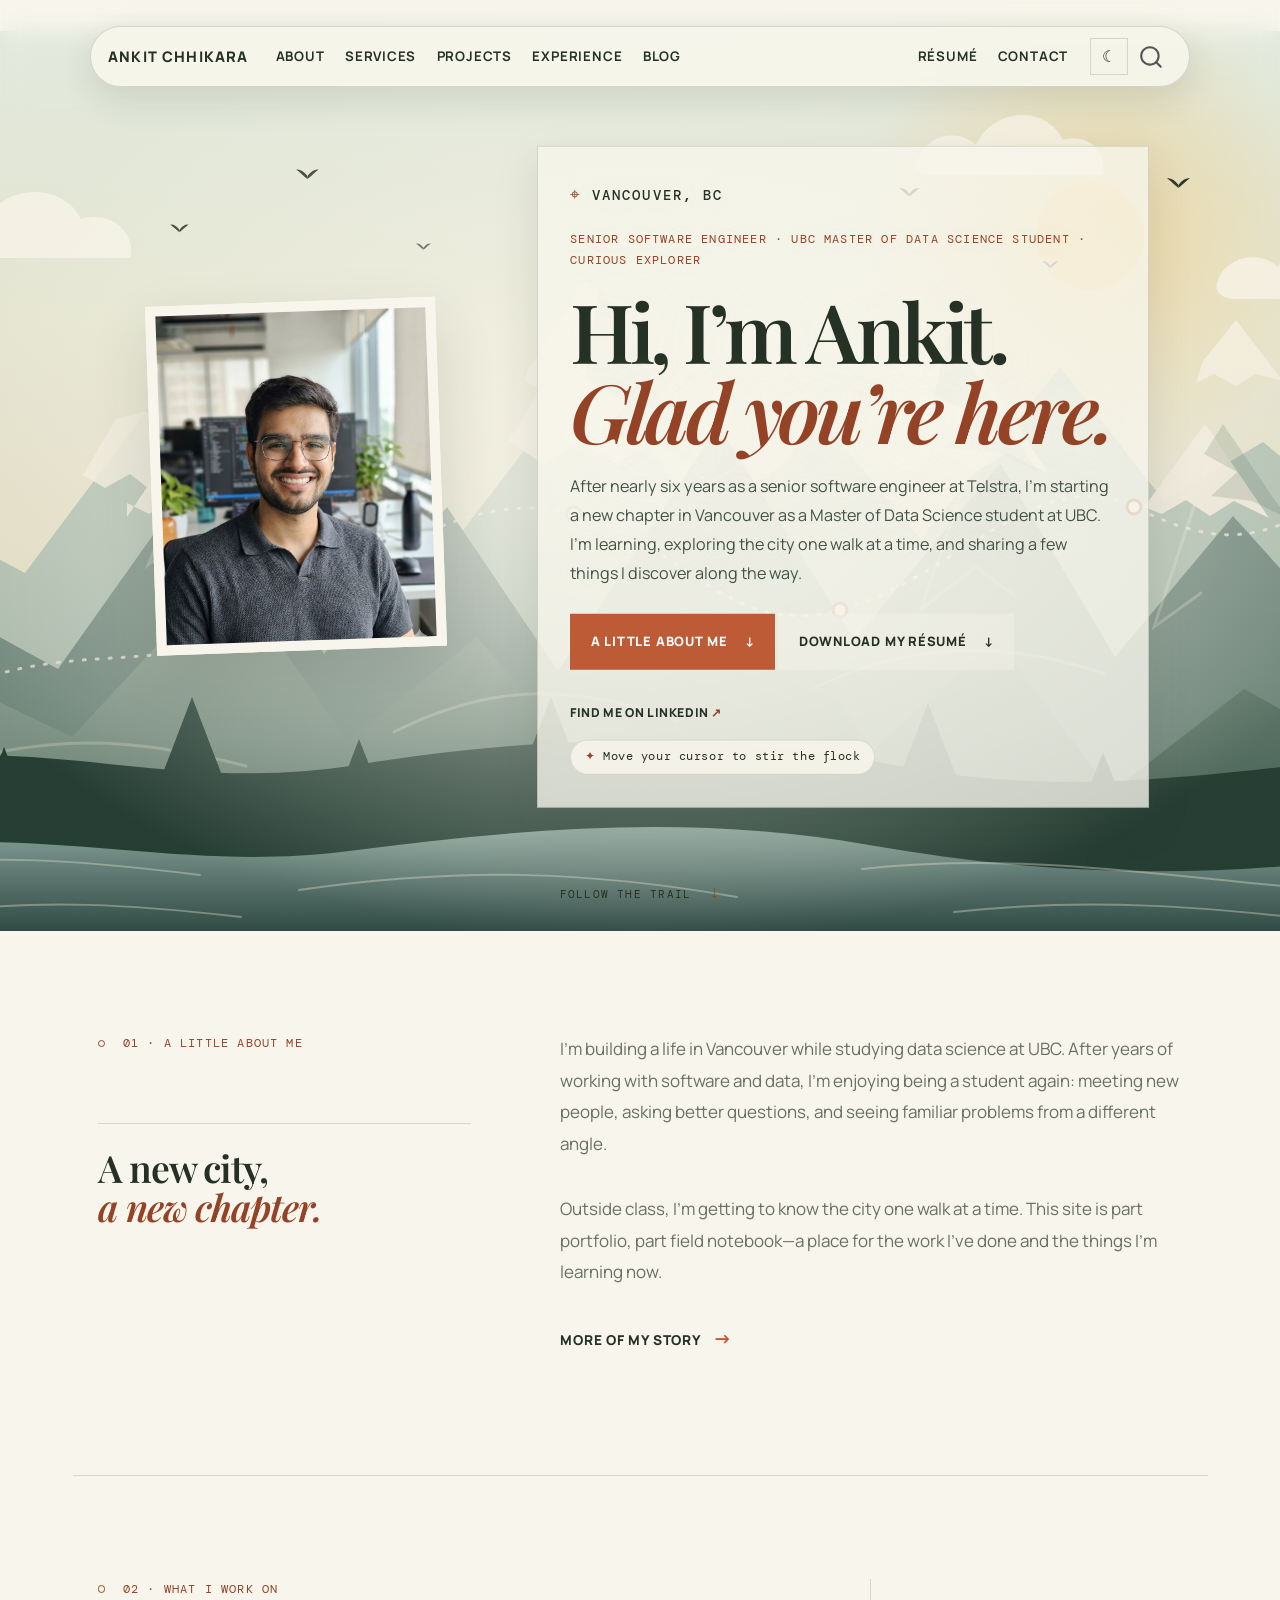
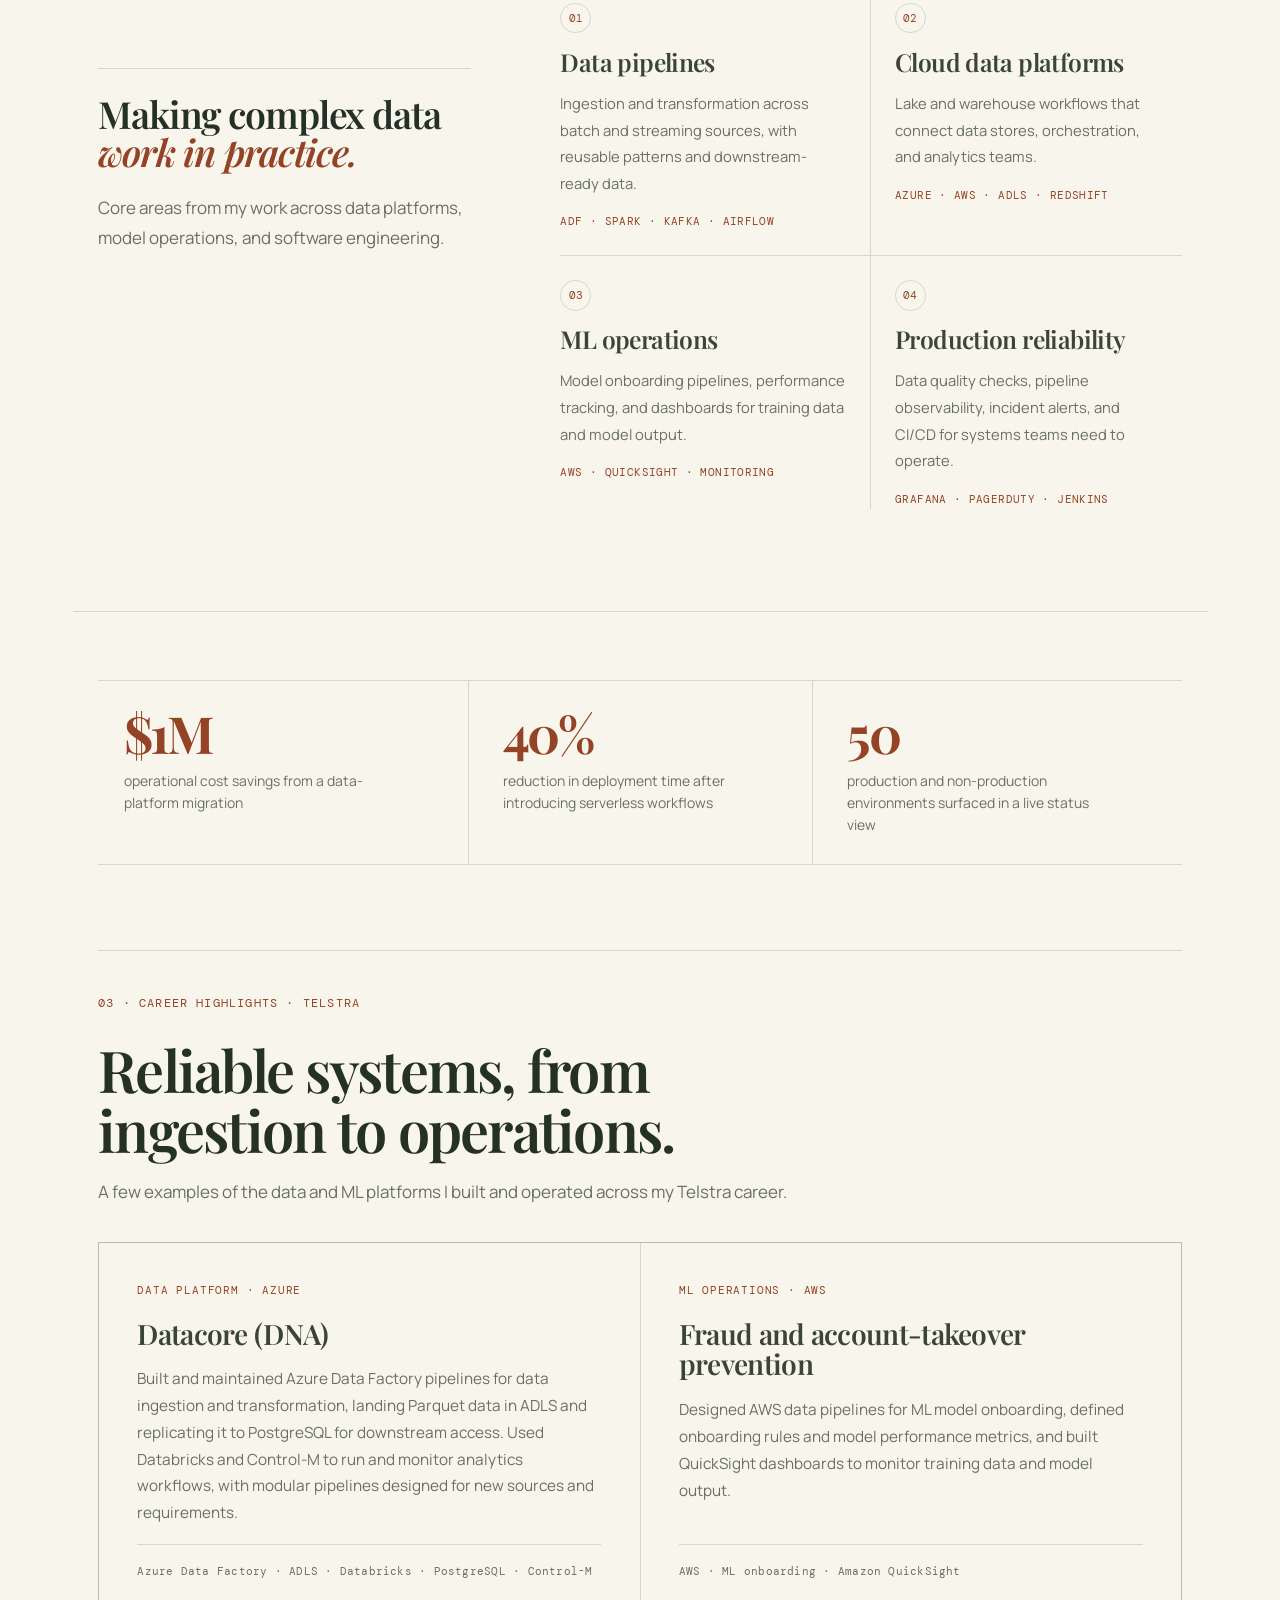
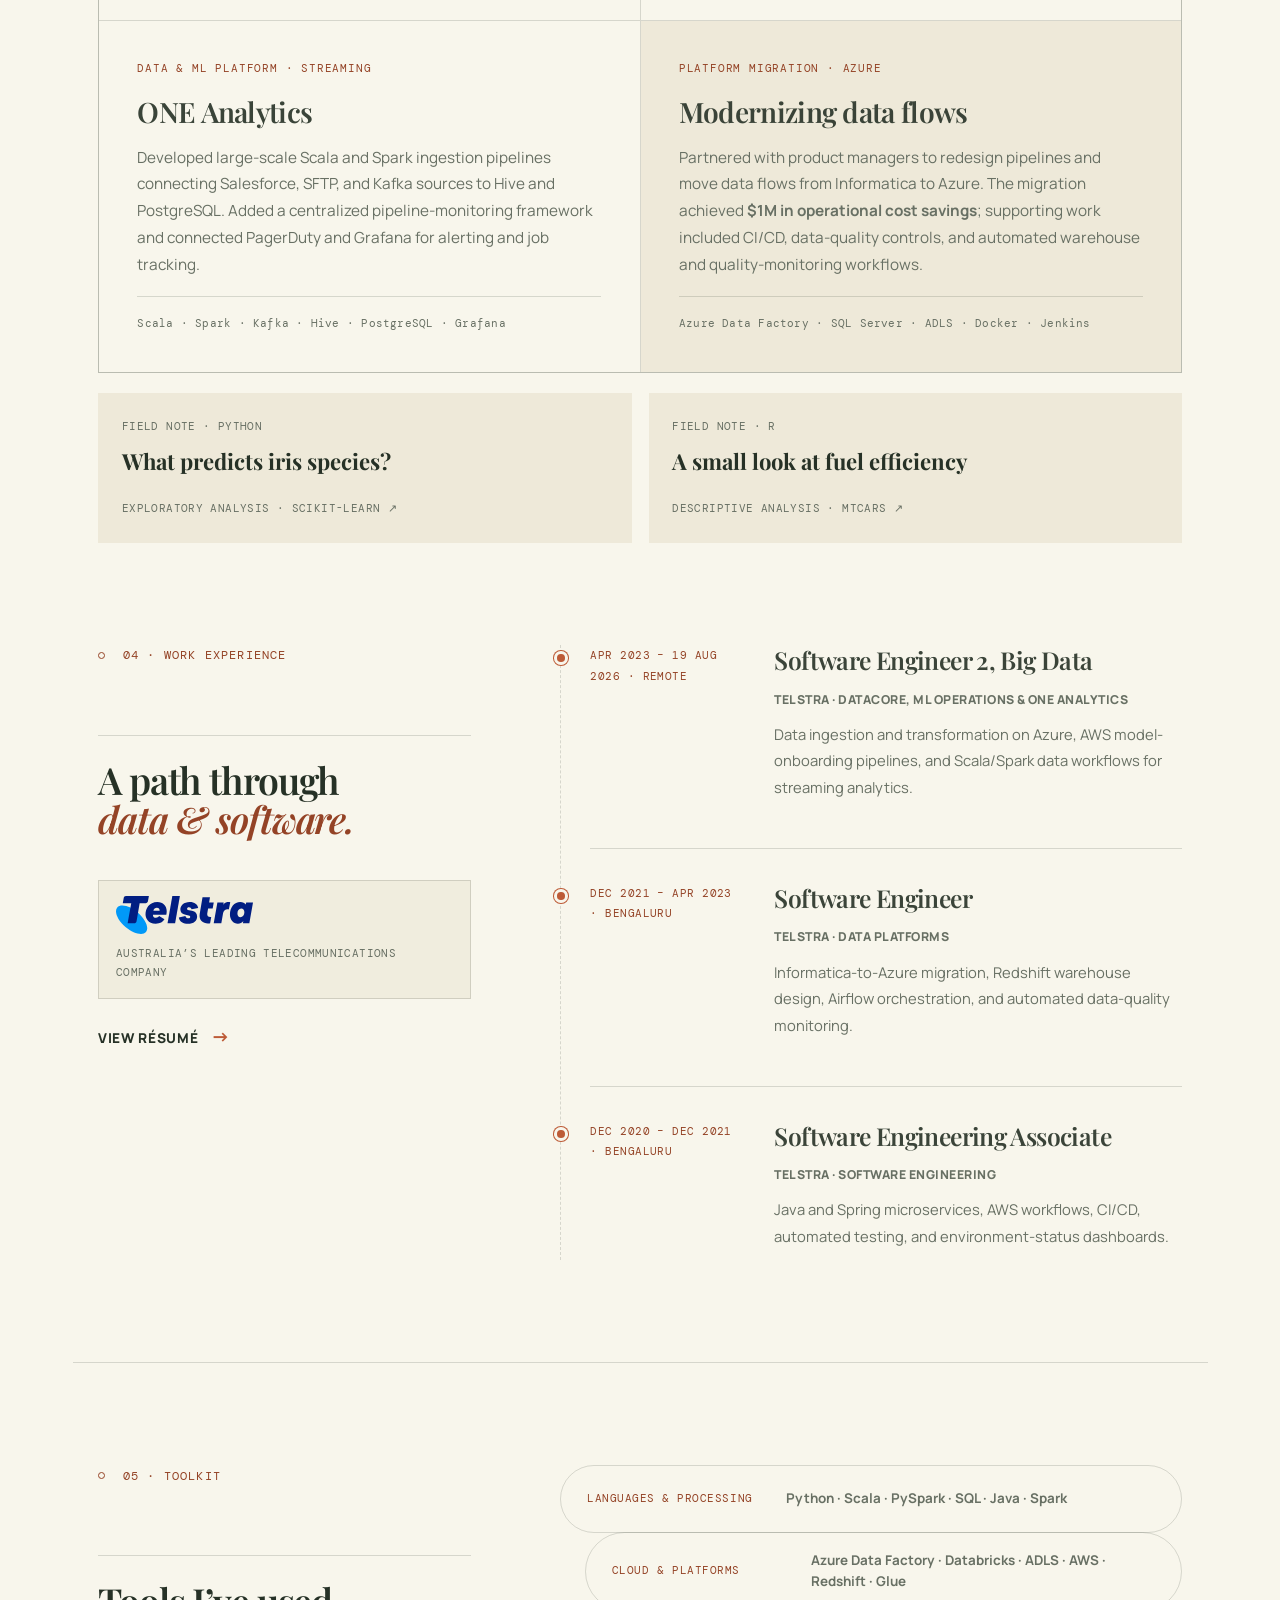
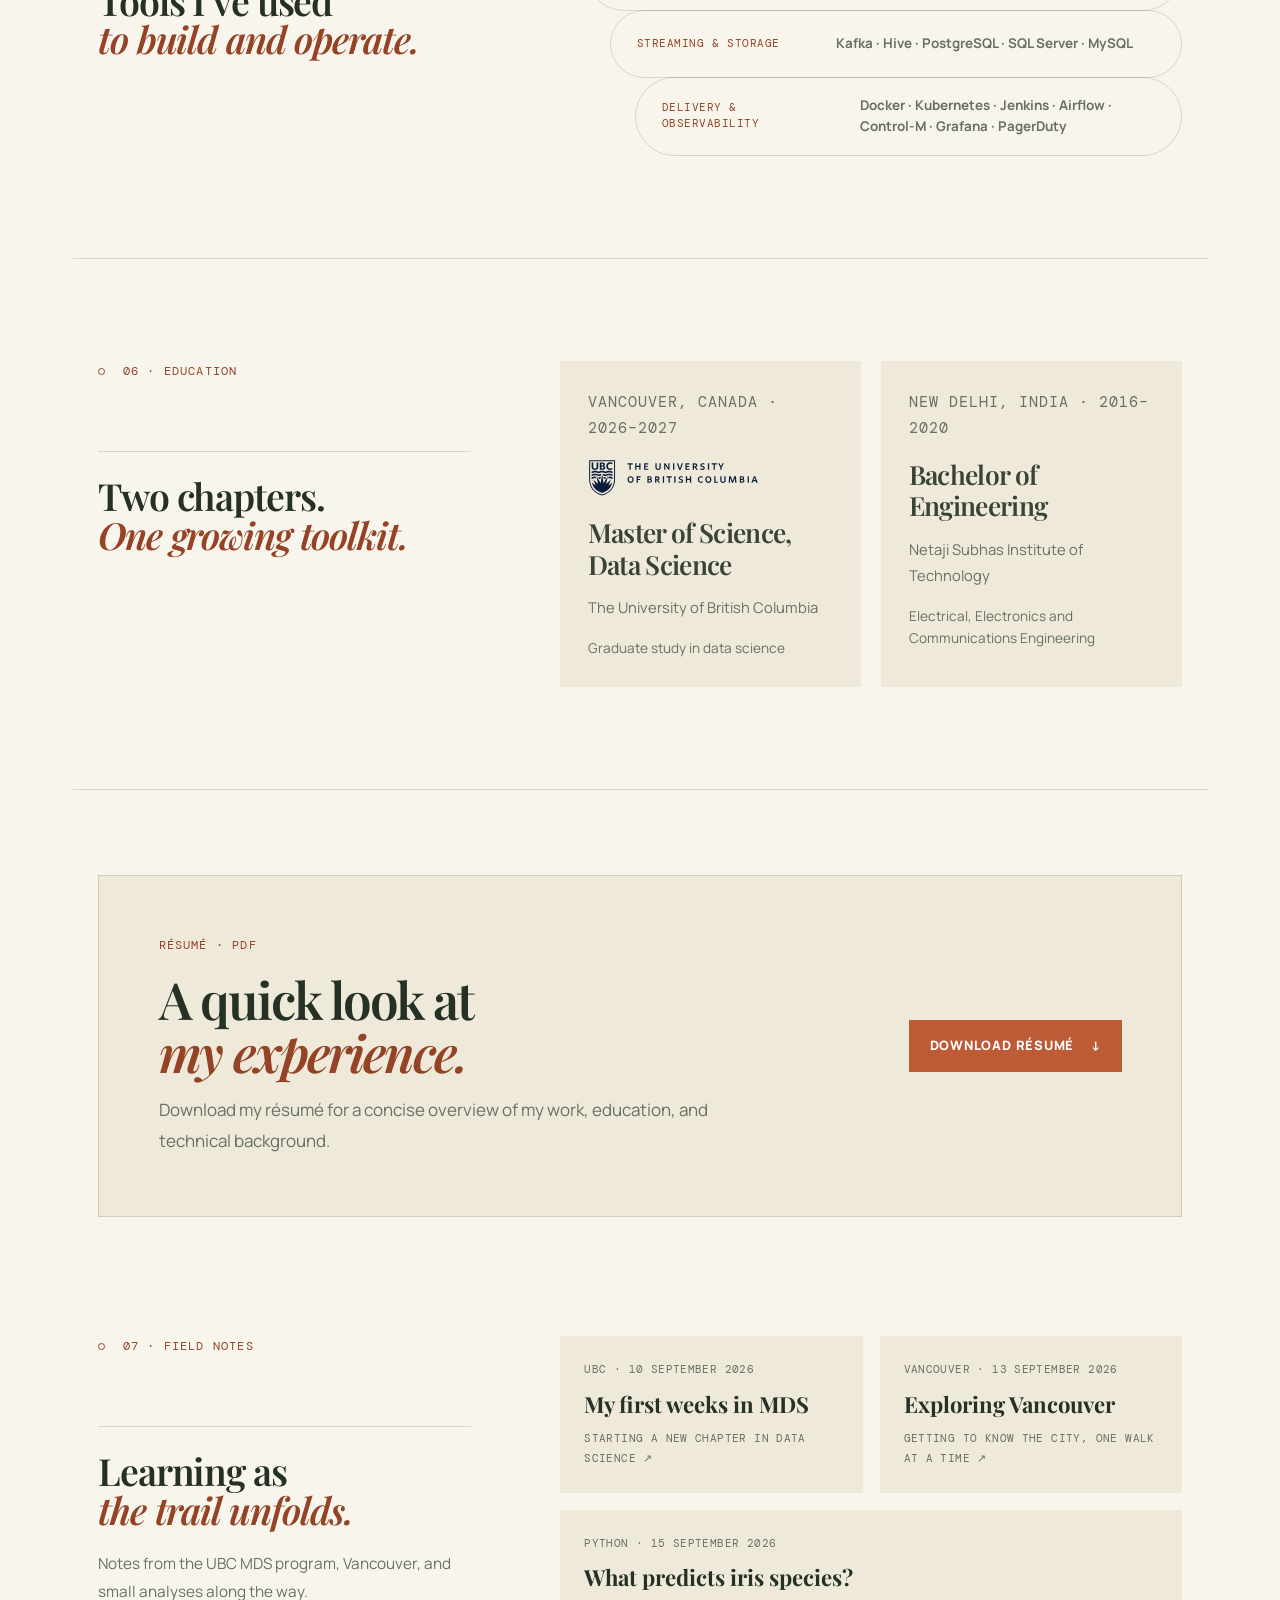
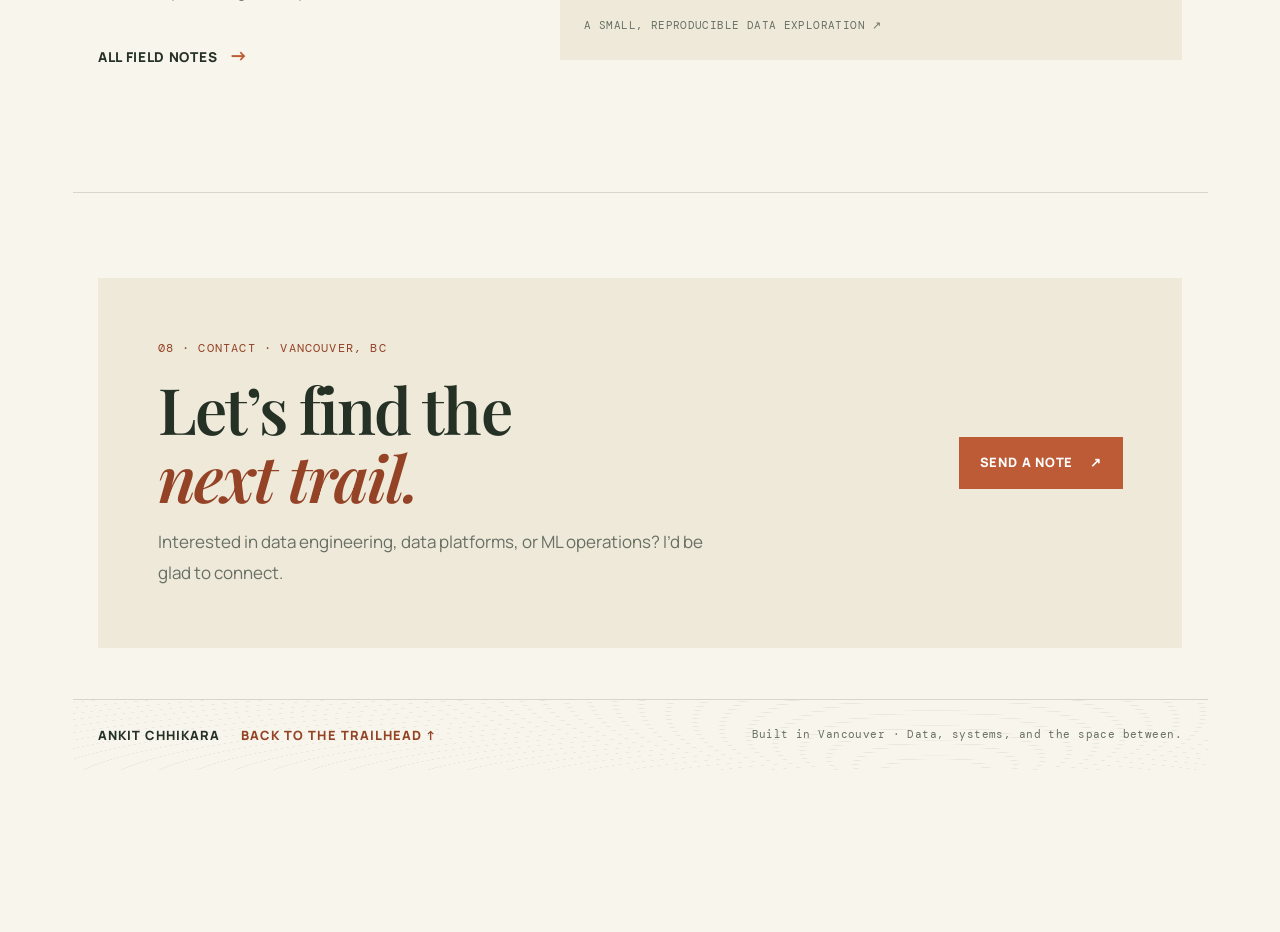
<file: docs/index.html>
<!DOCTYPE html>
<html xmlns="http://www.w3.org/1999/xhtml" lang="en" xml:lang="en"><head>

<meta charset="utf-8">
<meta name="generator" content="quarto-1.10.18">

<meta name="viewport" content="width=device-width, initial-scale=1.0, user-scalable=yes">

<meta name="description" content="Get to know Ankit Chhikara: senior software engineer, UBC Master of Data Science student, Vancouver explorer, and data-platform builder.">

<title>Ankit Chhikara | Senior Software Engineer, Student, Explorer – Ankit Chhikara</title>
<style>
/* Default styles provided by pandoc.
** See https://pandoc.org/MANUAL.html#variables-for-html for config info.
*/
span.smallcaps{font-variant: small-caps;}
div.columns{display: flex; gap: 1.5em;}
div.column{flex: auto;}
@media screen {
div.columns{gap: min(4vw, 1.5em);}
div.column{overflow-x: auto;}
}
div.hanging-indent{margin-left: 1.5em; text-indent: -1.5em;}
ul.task-list{list-style: none;}
ul.task-list li input[type="checkbox"] {
  width: 0.8em;
  margin: 0 0.8em 0.2em -1em; /* quarto-specific, see https://github.com/quarto-dev/quarto-cli/issues/4556 */ 
  vertical-align: middle;
}
</style>


<script src="site_libs/quarto-nav/quarto-nav.js"></script>
<script src="site_libs/quarto-nav/headroom.min.js"></script>
<script src="site_libs/clipboard/clipboard.min.js"></script>
<script src="site_libs/quarto-search/autocomplete.umd.js"></script>
<script src="site_libs/quarto-search/fuse.min.js"></script>
<script src="site_libs/quarto-search/quarto-search.js"></script>
<meta name="quarto:offset" content="./">
<script src="site_libs/quarto-html/quarto.js" type="module"></script>
<script src="site_libs/quarto-html/tabsets/tabsets.js" type="module"></script>
<script src="site_libs/quarto-html/popper.min.js"></script>
<script src="site_libs/quarto-html/tippy.umd.min.js"></script>
<script src="site_libs/quarto-html/anchor.min.js"></script>
<link href="site_libs/quarto-html/tippy.css" rel="stylesheet">
<link href="site_libs/quarto-html/quarto-syntax-highlighting-64a204ab8560d761af7679ceaba22944.css" rel="stylesheet" id="quarto-text-highlighting-styles">
<script src="site_libs/bootstrap/bootstrap.min.js"></script>
<link href="site_libs/bootstrap/bootstrap-icons.css" rel="stylesheet">
<link href="site_libs/bootstrap/bootstrap-445b8638c3d06994fee0907d791121c4.min.css" rel="stylesheet" append-hash="true" id="quarto-bootstrap" data-mode="light">
<script id="quarto-search-options" type="application/json">{
  "location": "navbar",
  "copy-button": false,
  "collapse-after": 3,
  "panel-placement": "end",
  "type": "overlay",
  "limit": 50,
  "keyboard-shortcut": [
    "f",
    "/",
    "s"
  ],
  "show-item-context": false,
  "language": {
    "search-no-results-text": "No results",
    "search-matching-documents-text": "matching documents",
    "search-copy-link-title": "Copy link to search",
    "search-hide-matches-text": "Hide additional matches",
    "search-more-match-text": "more match in this document",
    "search-more-matches-text": "more matches in this document",
    "search-clear-button-title": "Clear",
    "search-text-placeholder": "",
    "search-detached-cancel-button-title": "Cancel",
    "search-submit-button-title": "Submit",
    "search-label": "Search"
  }
}</script>


<link rel="stylesheet" href="styles.css">
</head>

<body class="nav-fixed quarto-light">

<div id="quarto-search-results"></div>
  <header id="quarto-header" class="headroom fixed-top">
    <nav class="navbar navbar-expand-lg " data-bs-theme="dark">
      <div class="navbar-container container-fluid">
      <div class="navbar-brand-container mx-auto">
    <a class="navbar-brand" href="./index.html">
    <span class="navbar-title">Ankit Chhikara</span>
    </a>
  </div>
            <div id="quarto-search" class="" title="Search"></div>
          <button class="navbar-toggler" type="button" data-bs-toggle="collapse" data-bs-target="#navbarCollapse" aria-controls="navbarCollapse" role="menu" aria-expanded="false" aria-label="Toggle navigation" onclick="if (window.quartoToggleHeadroom) { window.quartoToggleHeadroom(); }">
  <span class="navbar-toggler-icon"></span>
</button>
          <div class="collapse navbar-collapse" id="navbarCollapse">
            <ul class="navbar-nav navbar-nav-scroll me-auto">
  <li class="nav-item">
    <a class="nav-link" href="./index.html#about"> 
<span class="menu-text">About</span></a>
  </li>  
  <li class="nav-item">
    <a class="nav-link" href="./index.html#services"> 
<span class="menu-text">Services</span></a>
  </li>  
  <li class="nav-item">
    <a class="nav-link" href="./index.html#projects"> 
<span class="menu-text">Projects</span></a>
  </li>  
  <li class="nav-item">
    <a class="nav-link" href="./index.html#experience"> 
<span class="menu-text">Experience</span></a>
  </li>  
  <li class="nav-item">
    <a class="nav-link" href="./blog.html"> 
<span class="menu-text">Blog</span></a>
  </li>  
</ul>
            <ul class="navbar-nav navbar-nav-scroll ms-auto">
  <li class="nav-item">
    <a class="nav-link" href="./resume.html"> 
<span class="menu-text">Résumé</span></a>
  </li>  
  <li class="nav-item">
    <a class="nav-link" href="./info.html"> 
<span class="menu-text">Contact</span></a>
  </li>  
</ul>
          </div> <!-- /navcollapse -->
            <div class="quarto-navbar-tools">
</div>
      </div> <!-- /container-fluid -->
    </nav>
</header>
<!-- content -->
<div id="quarto-content" class="quarto-container page-columns page-rows-contents page-layout-full page-navbar">
<!-- sidebar -->
<!-- margin-sidebar -->
    <div id="quarto-margin-sidebar" class="sidebar margin-sidebar zindex-bottom">
        
    </div>
<!-- main -->
<main class="content column-page" id="quarto-document-content">

<header id="title-block-header" class="quarto-title-block default">
<div class="quarto-title">
<h1 class="title">Ankit Chhikara | Senior Software Engineer, Student, Explorer</h1>
</div>

<div>
  <div class="description">
    Get to know Ankit Chhikara: senior software engineer, UBC Master of Data Science student, Vancouver explorer, and data-platform builder.
  </div>
</div>


<div class="quarto-title-meta column-page">

    
  
    
  </div>
  


</header>


<section class="mountain-hero" id="top" aria-labelledby="hero-title">
<div class="mountain-art" aria-hidden="true">
<svg viewbox="0 0 1600 900" preserveaspectratio="xMidYMid slice" role="presentation">
<defs> <lineargradient id="coast-sky" x2="0" y2="1"> <stop class="sky-top" offset="0"></stop> <stop class="sky-horizon" offset="1"></stop> </lineargradient> <lineargradient id="coast-water" x2="0" y2="1"> <stop class="water-top" offset="0"></stop> <stop class="water-bottom" offset="1"></stop> </lineargradient> <lineargradient id="ridge-shade" x2="0.9" y2="1"> <stop class="ridge-light" offset="0"></stop> <stop class="ridge-dark" offset="1"></stop> </lineargradient> <radialgradient id="morning-glow"> <stop class="glow-inner" offset="0"></stop> <stop class="glow-outer" offset="1"></stop> </radialgradient> <filter id="scene-grain" x="0" y="0" width="100%" height="100%"> <feturbulence type="fractalNoise" basefrequency=".72" numoctaves="2" seed="17"></feturbulence> <fecolormatrix type="saturate" values="0"></fecolormatrix> <fecomponenttransfer><fefunca type="table" tablevalues="0 .12"></fefunca></fecomponenttransfer> </filter> </defs> <rect width="1600" height="900" fill="url(#coast-sky)"></rect> <circle cx="1250" cy="205" r="240" fill="url(#morning-glow)"></circle> <circle class="coast-sun" cx="1250" cy="205" r="54"></circle> <path class="cloud-cloud" d="M78 211c8-25 43-34 64-16 18-42 79-46 99-7 31-9 56 15 49 39H96c-17 0-25-7-18-16Zm1001-85c8-22 39-29 57-12 17-38 70-40 87-5 24-8 46 13 39 35h-169c-14 0-21-7-14-18Zm299 123c8-23 41-31 60-13 19-40 75-42 95-6 26-9 51 14 43 38h-180c-15 0-23-8-18-19Z"></path> <path class="far-ridge" d="m0 577 106-77 79 42 122-163 92 126 114-89 95 103 146-191 115 178 113-116 99 118 139-172 104 134 99-59 77 63v326H0Z"></path> <path class="snow-cap" d="m276 388 31-8 69 83-37-15-27 12-22-17-25 14-22-13Zm412-49 57-90 73 111-35-16-26 16-31-16-21 17-21-12Zm343 27 41-47 55 74-31-11-21 13-27-15-18 9Zm332-36 33-41 47 61-28-7-19 12-22-12-18 9Z"></path> <path class="mid-ridge" d="m0 677 119-93 99 54 144-203 122 188 123-147 111 164 160-246 137 215 145-177 115 194 118-141 107 119v296H0Z"></path> <path class="snow-cap snow-cap-bright" d="m287 486 75-112 79 121-42-24-33 20-31-24-26 16-22-11Zm390-88 82-144 101 181-51-26-31 24-41-22-32 23-38-25Zm351 21 91-116 89 139-41-20-32 19-32-21-36 20-25-14Zm276 57 61-83 64 94-35-17-24 15-24-16-24 14-18-7Z"></path> <path class="ridge-facets" d="m362 374 79 121-42-24-36-5 19-26-39-19Zm397-120 101 181-51-26-50-6 31-33-45-22Zm350 48 89 139-41-20-52-4 31-32-42-21Zm274 91 64 94-35-17-41-5 26-24-33-18Z"></path> <path class="ridge-lines" d="m362 408-54 126 50-37 46 28m439-271-74 203 53-39 49 35 45-31m231-34-66 190 55-42 39 29m193-132-54 163 47-34"></path> <path class="near-ridge" d="m0 758 132-100 100 48 155-167 121 171 129-104 116 135 147-205 134 183 122-112 115 154 133-103 96 53v189H0Z"></path> <path class="ridge-lines" d="M80 743c125-44 218-36 326-8m148-34c99-50 183-48 283-12m137-32c99-48 195-47 291-14m-890 194c119-44 228-47 331-19m246-28c114-39 228-33 325 5"></path> <path class="forest-shadow" d="M0 738c197-42 322 27 516-4s364-34 543 1 338 4 541-17v182H0Z"></path> <g class="evergreens"> <path d="m29 737 25-66 25 66H65l25 56H18l25-56Zm116 30 19-51 20 51h-12l21 46h-60l21-46Zm176-20 31-81 31 81h-18l29 65h-84l29-65Zm174 24 24-63 25 63h-14l22 49h-65l22-49Zm182-17 34-88 34 88h-19l30 68h-90l30-68Zm197 21 22-58 22 58h-13l20 45h-58l20-45Zm181-18 33-85 33 85h-19l29 65h-86l29-65Zm185 24 23-60 24 60h-14l21 47h-62l21-47Zm194-16 31-80 32 80h-18l28 63h-83l28-63Z"></path> </g> <path class="coast-water" d="M0 822c193-33 332 21 509-2s344-37 520-6 361 39 571 0v86H0Z"></path> <path class="water-lines" d="M0 842c139-22 239-13 360 2m99 15c167-24 296-18 438 7m125-28c157-17 292 6 443 19M89 882c112-15 209-8 312 4m713-5c137-15 252-5 374 9"></path> <path class="route-line" d="M94 670c120-68 226-20 329-76s200-140 311-111 153 126 266 96 199-150 294-103 137 31 219-23"></path> <g class="route-pins"><circle cx="94" cy="670" r="7"></circle><circle cx="423" cy="594" r="7"></circle><circle cx="734" cy="483" r="7"></circle><circle cx="1000" cy="579" r="7"></circle><circle cx="1294" cy="476" r="7"></circle><circle cx="1513" cy="453" r="7"></circle></g> <rect class="scene-grain" width="1600" height="900" filter="url(#scene-grain)"></rect>
</svg>
</div>
<div class="bird-flock" aria-hidden="true">
<p><span class="sky-bird" data-x="13" data-y="21" style="--x:13%;--y:21%;--delay:-1s;--scale:.72"><svg viewbox="0 0 40 28"><path class="wing wing-left" d="M20 15C14 7 8 3 1 4c7 5 12 11 19 16Z"></path><path class="wing wing-right" d="M20 15c6-8 12-12 19-11-7 5-12 11-19 16Z"></path></svg></span> <span class="sky-bird" data-x="23" data-y="15" style="--x:23%;--y:15%;--delay:-2.2s;--scale:.88"><svg viewbox="0 0 40 28"><path class="wing wing-left" d="M20 15C14 7 8 3 1 4c7 5 12 11 19 16Z"></path><path class="wing wing-right" d="M20 15c6-8 12-12 19-11-7 5-12 11-19 16Z"></path></svg></span> <span class="sky-bird" data-x="32" data-y="23" style="--x:32%;--y:23%;--delay:-.5s;--scale:.58"><svg viewbox="0 0 40 28"><path class="wing wing-left" d="M20 15C14 7 8 3 1 4c7 5 12 11 19 16Z"></path><path class="wing wing-right" d="M20 15c6-8 12-12 19-11-7 5-12 11-19 16Z"></path></svg></span> <span class="sky-bird" data-x="70" data-y="17" style="--x:70%;--y:17%;--delay:-1.6s;--scale:.78"><svg viewbox="0 0 40 28"><path class="wing wing-left" d="M20 15C14 7 8 3 1 4c7 5 12 11 19 16Z"></path><path class="wing wing-right" d="M20 15c6-8 12-12 19-11-7 5-12 11-19 16Z"></path></svg></span> <span class="sky-bird" data-x="81" data-y="25" style="--x:81%;--y:25%;--delay:-2.7s;--scale:.62"><svg viewbox="0 0 40 28"><path class="wing wing-left" d="M20 15C14 7 8 3 1 4c7 5 12 11 19 16Z"></path><path class="wing wing-right" d="M20 15c6-8 12-12 19-11-7 5-12 11-19 16Z"></path></svg></span> <span class="sky-bird" data-x="91" data-y="16" style="--x:91%;--y:16%;--delay:-.9s;--scale:.9"><svg viewbox="0 0 40 28"><path class="wing wing-left" d="M20 15C14 7 8 3 1 4c7 5 12 11 19 16Z"></path><path class="wing wing-right" d="M20 15c6-8 12-12 19-11-7 5-12 11-19 16Z"></path></svg></span></p>
</div>
<div class="mountain-copy">
<div class="hero-portrait">
<img src="images/profile.jpg" alt="Portrait of Ankit Chhikara">
</div>
<div class="hero-introduction">
<p class="mountain-location">
<span aria-hidden="true">⌖</span> Vancouver, BC
</p>
<p class="eyebrow">
Senior software engineer · UBC Master of Data Science student · curious explorer
</p>
<h1 id="hero-title">
Hi, I’m Ankit.<br><em>Glad you’re here.</em>
</h1>
<p class="mountain-lede">
After nearly six years as a senior software engineer at Telstra, I’m starting a new chapter in Vancouver as a Master of Data Science student at UBC. I’m learning, exploring the city one walk at a time, and sharing a few things I discover along the way.
</p>
<div class="hero-actions">
<p><a class="button button-primary" href="#about">A little about me <span aria-hidden="true">↓</span></a> <a class="button button-outline" href="AnkitChhikara.pdf" download="">Download my résumé <span aria-hidden="true">↓</span></a></p>
</div>
<a class="hero-link" href="https://www.linkedin.com/in/ankitchhikara13/" target="_blank" rel="noopener noreferrer">Find me on LinkedIn <span aria-hidden="true">↗</span></a>
<p class="flight-hint">
<span aria-hidden="true">✦</span> Move your cursor to stir the flock
</p>
</div>
</div>
<a class="scenic-scroll" href="#projects">Follow the trail <span aria-hidden="true">↓</span></a>
</section>
<script>
(() => {
  const scene = document.querySelector('.mountain-hero');
  if (!scene || window.matchMedia('(prefers-reduced-motion: reduce)').matches) return;

  const birds = [...scene.querySelectorAll('.sky-bird')];
  const resetFlock = () => birds.forEach((bird) => {
    bird.style.setProperty('--fly-x', '0px');
    bird.style.setProperty('--fly-y', '0px');
    bird.classList.remove('is-startled');
  });

  scene.addEventListener('pointermove', (event) => {
    const bounds = scene.getBoundingClientRect();
    birds.forEach((bird) => {
      const birdX = bounds.left + bounds.width * Number(bird.dataset.x) / 100;
      const birdY = bounds.top + bounds.height * Number(bird.dataset.y) / 100;
      const deltaX = birdX - event.clientX;
      const deltaY = birdY - event.clientY;
      const distance = Math.hypot(deltaX, deltaY);
      const startle = Math.max(0, 1 - distance / 190);
      bird.style.setProperty('--fly-x', `${deltaX / (distance || 1) * startle * 52}px`);
      bird.style.setProperty('--fly-y', `${deltaY / (distance || 1) * startle * 38 - startle * 16}px`);
      bird.classList.toggle('is-startled', startle > 0);
    });
  });
  scene.addEventListener('pointerleave', resetFlock);
})();
</script>
<section class="trail-section about-trail" id="about">
<div class="trail-heading">
<p class="eyebrow">
01 · A little about me
</p>
<h2 class="anchored">
A new city,<br><em>a new chapter.</em>
</h2>
</div>
<div class="trail-copy">
<p class="section-intro">
I’m building a life in Vancouver while studying data science at UBC. After years of working with software and data, I’m enjoying being a student again: meeting new people, asking better questions, and seeing familiar problems from a different angle.
</p>
<p>
Outside class, I’m getting to know the city one walk at a time. This site is part portfolio, part field notebook—a place for the work I’ve done and the things I’m learning now.
</p>
<p><a class="text-link" href="./about.html">More of my story <span aria-hidden="true">→</span></a></p>
</div>
</section>
<section class="trail-section services-trail" id="services">
<div class="trail-heading">
<p class="eyebrow">
02 · What I work on
</p>
<h2 class="anchored">
Making complex data<br><em>work in practice.</em>
</h2>
<p class="section-intro">
Core areas from my work across data platforms, model operations, and software engineering.
</p>
</div>
<div class="service-grid">
<article class="service-card">
<span class="service-number">01</span>
<h3 class="anchored">
Data pipelines
</h3>
<p>
Ingestion and transformation across batch and streaming sources, with reusable patterns and downstream-ready data.
</p>
<span class="service-stack">ADF · Spark · Kafka · Airflow</span>
</article>
<article class="service-card">
<span class="service-number">02</span>
<h3 class="anchored">
Cloud data platforms
</h3>
<p>
Lake and warehouse workflows that connect data stores, orchestration, and analytics teams.
</p>
<span class="service-stack">Azure · AWS · ADLS · Redshift</span>
</article>
<article class="service-card">
<span class="service-number">03</span>
<h3 class="anchored">
ML operations
</h3>
<p>
Model onboarding pipelines, performance tracking, and dashboards for training data and model output.
</p>
<span class="service-stack">AWS · QuickSight · Monitoring</span>
</article>
<article class="service-card">
<span class="service-number">04</span>
<h3 class="anchored">
Production reliability
</h3>
<p>
Data quality checks, pipeline observability, incident alerts, and CI/CD for systems teams need to operate.
</p>
<span class="service-stack">Grafana · PagerDuty · Jenkins</span>
</article>
</div>
</section>
<div class="impact-strip" aria-label="Selected career outcomes">
<div class="impact-item">
<strong>$1M</strong><span>operational cost savings from a data-platform migration</span>
</div>
<div class="impact-item">
<strong>40%</strong><span>reduction in deployment time after introducing serverless workflows</span>
</div>
<div class="impact-item">
<strong>50</strong><span>production and non-production environments surfaced in a live status view</span>
</div>
</div>
<section class="portfolio-section" id="projects">
<p class="eyebrow">
03 · Career highlights · Telstra
</p>
<h2 class="anchored">
Reliable systems, from ingestion to operations.
</h2>
<p class="section-intro">
A few examples of the data and ML platforms I built and operated across my Telstra career.
</p>
<div class="project-grid">
<article class="project-card">
<p class="project-label">
Data platform · Azure
</p>
<h3 class="anchored">
Datacore (DNA)
</h3>
<p>
Built and maintained Azure Data Factory pipelines for data ingestion and transformation, landing Parquet data in ADLS and replicating it to PostgreSQL for downstream access. Used Databricks and Control-M to run and monitor analytics workflows, with modular pipelines designed for new sources and requirements.
</p>
<p class="project-stack">
Azure Data Factory · ADLS · Databricks · PostgreSQL · Control-M
</p>
</article>
<article class="project-card">
<p class="project-label">
ML operations · AWS
</p>
<h3 class="anchored">
Fraud and account-takeover prevention
</h3>
<p>
Designed AWS data pipelines for ML model onboarding, defined onboarding rules and model performance metrics, and built QuickSight dashboards to monitor training data and model output.
</p>
<p class="project-stack">
AWS · ML onboarding · Amazon QuickSight
</p>
</article>
<article class="project-card">
<p class="project-label">
Data &amp; ML platform · Streaming
</p>
<h3 class="anchored">
ONE Analytics
</h3>
<p>
Developed large-scale Scala and Spark ingestion pipelines connecting Salesforce, SFTP, and Kafka sources to Hive and PostgreSQL. Added a centralized pipeline-monitoring framework and connected PagerDuty and Grafana for alerting and job tracking.
</p>
<p class="project-stack">
Scala · Spark · Kafka · Hive · PostgreSQL · Grafana
</p>
</article>
<article class="project-card project-card-highlight">
<p class="project-label">
Platform migration · Azure
</p>
<h3 class="anchored">
Modernizing data flows
</h3>
<p>
Partnered with product managers to redesign pipelines and move data flows from Informatica to Azure. The migration achieved <strong>$1M in operational cost savings</strong>; supporting work included CI/CD, data-quality controls, and automated warehouse and quality-monitoring workflows.
</p>
<p class="project-stack">
Azure Data Factory · SQL Server · ADLS · Docker · Jenkins
</p>
</article>
</div>
<div class="project-notes">
<p><a class="project-note" href="./posts/iris-python/index.html"><span>Field note · Python</span><strong>What predicts iris species?</strong><span>Exploratory analysis · scikit-learn ↗</span></a> <a class="project-note" href="./posts/mtcars-r/index.html"><span>Field note · R</span><strong>A small look at fuel efficiency</strong><span>Descriptive analysis · mtcars ↗</span></a></p>
</div>
</section>
<section class="trail-section experience-trail" id="experience">
<div class="trail-heading">
<p class="eyebrow">
04 · Work experience
</p>
<h2 class="anchored">
A path through<br><em>data &amp; software.</em>
</h2>
<div class="affiliation-lockup">
<img class="employer-logo" src="images/logos/telstra.svg" alt="Telstra">
<p>
Australia’s leading telecommunications company
</p>
</div>
<p><a class="text-link" href="./resume.html">View résumé <span aria-hidden="true">→</span></a></p>
</div>
<div class="experience-list">
<article class="experience-stop">
<p class="experience-date">
Apr 2023 – 19 Aug 2026 · Remote
</p>
<div>
<h3 class="anchored">
Software Engineer 2, Big Data
</h3>
<p class="experience-company">
Telstra · Datacore, ML operations &amp; ONE Analytics
</p>
<p>
Data ingestion and transformation on Azure, AWS model-onboarding pipelines, and Scala/Spark data workflows for streaming analytics.
</p>
</div>
<span class="map-pin" aria-hidden="true"></span>
</article>
<article class="experience-stop">
<p class="experience-date">
Dec 2021 – Apr 2023 · Bengaluru
</p>
<div>
<h3 class="anchored">
Software Engineer
</h3>
<p class="experience-company">
Telstra · Data platforms
</p>
<p>
Informatica-to-Azure migration, Redshift warehouse design, Airflow orchestration, and automated data-quality monitoring.
</p>
</div>
<span class="map-pin" aria-hidden="true"></span>
</article>
<article class="experience-stop">
<p class="experience-date">
Dec 2020 – Dec 2021 · Bengaluru
</p>
<div>
<h3 class="anchored">
Software Engineering Associate
</h3>
<p class="experience-company">
Telstra · Software engineering
</p>
<p>
Java and Spring microservices, AWS workflows, CI/CD, automated testing, and environment-status dashboards.
</p>
</div>
<span class="map-pin" aria-hidden="true"></span>
</article>
</div>
</section>
<section class="trail-section toolkit-trail" id="toolkit">
<div class="trail-heading">
<p class="eyebrow">
05 · Toolkit
</p>
<h2 class="anchored">
Tools I’ve used<br><em>to build and operate.</em>
</h2>
</div>
<div class="toolkit-rings">
<div class="toolkit-ring">
<span>Languages &amp; processing</span><strong>Python · Scala · PySpark · SQL · Java · Spark</strong>
</div>
<div class="toolkit-ring">
<span>Cloud &amp; platforms</span><strong>Azure Data Factory · Databricks · ADLS · AWS · Redshift · Glue</strong>
</div>
<div class="toolkit-ring">
<span>Streaming &amp; storage</span><strong>Kafka · Hive · PostgreSQL · SQL Server · MySQL</strong>
</div>
<div class="toolkit-ring">
<span>Delivery &amp; observability</span><strong>Docker · Kubernetes · Jenkins · Airflow · Control-M · Grafana · PagerDuty</strong>
</div>
</div>
</section>
<section class="trail-section education-trail" id="education">
<div class="trail-heading">
<p class="eyebrow">
06 · Education
</p>
<h2 class="anchored">
Two chapters.<br><em>One growing toolkit.</em>
</h2>
</div>
<div class="education-stops">
<article>
<p class="project-label">
Vancouver, Canada · 2026–2027
</p>
<img class="institution-logo" src="images/logos/ubc.svg" alt="The University of British Columbia">
<h3 class="anchored">
Master of Science, Data Science
</h3>
<p>
The University of British Columbia
</p>
<span>Graduate study in data science</span>
</article>
<article>
<p class="project-label">
New Delhi, India · 2016–2020
</p>
<h3 class="anchored">
Bachelor of Engineering
</h3>
<p>
Netaji Subhas Institute of Technology
</p>
<span>Electrical, Electronics and Communications Engineering</span>
</article>
</div>
</section>
<section class="resume-download" aria-labelledby="resume-download-title">
<div>
<p class="eyebrow">
Résumé · PDF
</p>
<h2 id="resume-download-title" class="anchored">
A quick look at<br><em>my experience.</em>
</h2>
<p>
Download my résumé for a concise overview of my work, education, and technical background.
</p>
</div>
<a class="button button-primary" href="AnkitChhikara.pdf" download="">Download résumé <span aria-hidden="true">↓</span></a>
</section>
<section class="trail-section journal-trail" id="journal">
<div class="trail-heading">
<p class="eyebrow">
07 · Field notes
</p>
<h2 class="anchored">
Learning as<br><em>the trail unfolds.</em>
</h2>
<p class="section-intro">
Notes from the UBC MDS program, Vancouver, and small analyses along the way.
</p>
<p><a class="text-link" href="./blog.html">All field notes <span aria-hidden="true">→</span></a></p>
</div>
<div class="journal-cards">
<p><a href="./posts/first-weeks/index.html"><span>UBC · 10 September 2026</span><strong>My first weeks in MDS</strong><span>Starting a new chapter in data science ↗</span></a> <a href="./posts/exploring-vancouver/index.html"><span>Vancouver · 13 September 2026</span><strong>Exploring Vancouver</strong><span>Getting to know the city, one walk at a time ↗</span></a> <a href="./posts/iris-python/index.html"><span>Python · 15 September 2026</span><strong>What predicts iris species?</strong><span>A small, reproducible data exploration ↗</span></a></p>
</div>
</section>
<section class="contact-panel">
<div>
<p class="eyebrow">
08 · Contact · Vancouver, BC
</p>
<h2 class="anchored">
Let’s find the<br><em>next trail.</em>
</h2>
<p>
Interested in data engineering, data platforms, or ML operations? I’d be glad to connect.
</p>
</div>
<a class="button button-primary" href="./info.html">Send a note <span aria-hidden="true">↗</span></a>
</section>
<footer class="trail-footer">
<a href="#top">Ankit Chhikara <span>Back to the trailhead ↑</span></a>
<p>
Built in Vancouver · Data, systems, and the space between.
</p>
</footer>



</main> <!-- /main -->
<script>
(function () {
  const savedTheme = localStorage.getItem('ankit-theme');
  const prefersDark = window.matchMedia('(prefers-color-scheme: dark)').matches;
  const theme = savedTheme || (prefersDark ? 'dark' : 'light');
  document.documentElement.dataset.theme = theme;

  window.addEventListener('DOMContentLoaded', function () {
    const tools = document.querySelector('.quarto-navbar-tools');
    if (!tools || tools.querySelector('.theme-toggle')) return;

    const button = document.createElement('button');
    button.className = 'theme-toggle';
    button.type = 'button';
    button.setAttribute('aria-label', theme === 'dark' ? 'Switch to light mode' : 'Switch to dark mode');
    button.setAttribute('title', button.getAttribute('aria-label'));
    button.innerHTML = theme === 'dark' ? '&#9728;' : '&#9790;';
    tools.appendChild(button);

    button.addEventListener('click', function () {
      const nextTheme = document.documentElement.dataset.theme === 'dark' ? 'light' : 'dark';
      document.documentElement.dataset.theme = nextTheme;
      localStorage.setItem('ankit-theme', nextTheme);
      const label = nextTheme === 'dark' ? 'Switch to light mode' : 'Switch to dark mode';
      button.setAttribute('aria-label', label);
      button.setAttribute('title', label);
      button.innerHTML = nextTheme === 'dark' ? '&#9728;' : '&#9790;';
    });
  });
})();
</script>
<script id="quarto-html-after-body" type="application/javascript">
  window.document.addEventListener("DOMContentLoaded", function (event) {
    const icon = "";
    const anchorJS = new window.AnchorJS();
    anchorJS.options = {
      placement: 'right',
      icon: icon
    };
    anchorJS.add('.anchored');
    const isCodeAnnotation = (el) => {
      for (const clz of el.classList) {
        if (clz.startsWith('code-annotation-')) {                     
          return true;
        }
      }
      return false;
    }
    const onCopySuccess = function(e) {
      // button target
      const button = e.trigger;
      // don't keep focus
      button.blur();
      // flash "checked"
      button.classList.add('code-copy-button-checked');
      var currentTitle = button.getAttribute("title");
      button.setAttribute("title", "Copied!");
      let tooltip;
      if (window.bootstrap) {
        button.setAttribute("data-bs-toggle", "tooltip");
        button.setAttribute("data-bs-placement", "left");
        button.setAttribute("data-bs-title", "Copied!");
        tooltip = new bootstrap.Tooltip(button, 
          { trigger: "manual", 
            customClass: "code-copy-button-tooltip",
            offset: [0, -8]});
        tooltip.show();    
      }
      setTimeout(function() {
        if (tooltip) {
          tooltip.hide();
          button.removeAttribute("data-bs-title");
          button.removeAttribute("data-bs-toggle");
          button.removeAttribute("data-bs-placement");
        }
        button.setAttribute("title", currentTitle);
        button.classList.remove('code-copy-button-checked');
      }, 1000);
      // clear code selection
      e.clearSelection();
    }
    const getTextToCopy = function(trigger) {
      const outerScaffold = trigger.parentElement.cloneNode(true);
      const codeEl = outerScaffold.querySelector('code');
      for (const childEl of codeEl.children) {
        if (isCodeAnnotation(childEl)) {
          childEl.remove();
        }
      }
      return codeEl.innerText;
    }
    const clipboard = new window.ClipboardJS('.code-copy-button:not([data-in-quarto-modal])', {
      text: getTextToCopy
    });
    clipboard.on('success', onCopySuccess);
    if (window.document.getElementById('quarto-embedded-source-code-modal')) {
      const clipboardModal = new window.ClipboardJS('.code-copy-button[data-in-quarto-modal]', {
        text: getTextToCopy,
        container: window.document.getElementById('quarto-embedded-source-code-modal')
      });
      clipboardModal.on('success', onCopySuccess);
    }
      var localhostRegex = new RegExp(/^(?:http|https):\/\/localhost\:?[0-9]*\//);
      var mailtoRegex = new RegExp(/^mailto:/);
        var filterRegex = new RegExp('/' + window.location.host + '/');
      var isInternal = (href) => {
          return filterRegex.test(href) || localhostRegex.test(href) || mailtoRegex.test(href);
      }
      // Inspect non-navigation links and adorn them if external
     var links = window.document.querySelectorAll('a[href]:not(.nav-link):not(.navbar-brand):not(.toc-action):not(.sidebar-link):not(.sidebar-item-toggle):not(.pagination-link):not(.no-external):not([aria-hidden]):not(.dropdown-item):not(.quarto-navigation-tool):not(.about-link)');
      for (var i=0; i<links.length; i++) {
        const link = links[i];
        if (!isInternal(link.href)) {
          // undo the damage that might have been done by quarto-nav.js in the case of
          // links that we want to consider external
          if (link.dataset.originalHref !== undefined) {
            link.href = link.dataset.originalHref;
          }
        }
      }
    function tippyHover(el, contentFn, onTriggerFn, onUntriggerFn) {
      const config = {
        allowHTML: true,
        maxWidth: 500,
        delay: 100,
        arrow: false,
        appendTo: function(el) {
            return el.parentElement;
        },
        interactive: true,
        interactiveBorder: 10,
        theme: 'quarto',
        placement: 'bottom-start',
      };
      if (contentFn) {
        config.content = contentFn;
      }
      if (onTriggerFn) {
        config.onTrigger = onTriggerFn;
      }
      if (onUntriggerFn) {
        config.onUntrigger = onUntriggerFn;
      }
      window.tippy(el, config); 
    }
    const noterefs = window.document.querySelectorAll('a[role="doc-noteref"]');
    for (var i=0; i<noterefs.length; i++) {
      const ref = noterefs[i];
      tippyHover(ref, function() {
        // use id or data attribute instead here
        let href = ref.getAttribute('data-footnote-href') || ref.getAttribute('href');
        try { href = new URL(href).hash; } catch {}
        const id = href.replace(/^#\/?/, "");
        const note = window.document.getElementById(id);
        if (note) {
          return note.innerHTML;
        } else {
          return "";
        }
      });
    }
    const xrefs = window.document.querySelectorAll('a.quarto-xref');
    const processXRef = (id, note) => {
      // Strip column container classes
      const stripColumnClz = (el) => {
        el.classList.remove("page-full", "page-columns");
        if (el.children) {
          for (const child of el.children) {
            stripColumnClz(child);
          }
        }
      }
      stripColumnClz(note)
      if (id === null || id.startsWith('sec-')) {
        // Special case sections, only their first couple elements
        const container = document.createElement("div");
        if (note.children && note.children.length > 2) {
          container.appendChild(note.children[0].cloneNode(true));
          for (let i = 1; i < note.children.length; i++) {
            const child = note.children[i];
            if (child.tagName === "P" && child.innerText === "") {
              continue;
            } else {
              container.appendChild(child.cloneNode(true));
              break;
            }
          }
          if (window.Quarto?.typesetMath) {
            window.Quarto.typesetMath(container);
          }
          return container.innerHTML
        } else {
          if (window.Quarto?.typesetMath) {
            window.Quarto.typesetMath(note);
          }
          return note.innerHTML;
        }
      } else {
        // Remove any anchor links if they are present
        const anchorLink = note.querySelector('a.anchorjs-link');
        if (anchorLink) {
          anchorLink.remove();
        }
        if (window.Quarto?.typesetMath) {
          window.Quarto.typesetMath(note);
        }
        if (note.classList.contains("callout")) {
          return note.outerHTML;
        } else {
          return note.innerHTML;
        }
      }
    }
    for (var i=0; i<xrefs.length; i++) {
      const xref = xrefs[i];
      tippyHover(xref, undefined, function(instance) {
        instance.disable();
        let url = xref.getAttribute('href');
        let hash = undefined; 
        if (url.startsWith('#')) {
          hash = url;
        } else {
          try { hash = new URL(url).hash; } catch {}
        }
        if (hash) {
          const id = hash.replace(/^#\/?/, "");
          const note = window.document.getElementById(id);
          if (note !== null) {
            try {
              const html = processXRef(id, note.cloneNode(true));
              instance.setContent(html);
            } finally {
              instance.enable();
              instance.show();
            }
          } else {
            // See if we can fetch this
            fetch(url.split('#')[0])
            .then(res => res.text())
            .then(html => {
              const parser = new DOMParser();
              const htmlDoc = parser.parseFromString(html, "text/html");
              const note = htmlDoc.getElementById(id);
              if (note !== null) {
                const html = processXRef(id, note);
                instance.setContent(html);
              } 
            }).finally(() => {
              instance.enable();
              instance.show();
            });
          }
        } else {
          // See if we can fetch a full url (with no hash to target)
          // This is a special case and we should probably do some content thinning / targeting
          fetch(url)
          .then(res => res.text())
          .then(html => {
            const parser = new DOMParser();
            const htmlDoc = parser.parseFromString(html, "text/html");
            const note = htmlDoc.querySelector('main.content');
            if (note !== null) {
              // This should only happen for chapter cross references
              // (since there is no id in the URL)
              // remove the first header
              if (note.children.length > 0 && note.children[0].tagName === "HEADER") {
                note.children[0].remove();
              }
              const html = processXRef(null, note);
              instance.setContent(html);
            } 
          }).finally(() => {
            instance.enable();
            instance.show();
          });
        }
      }, function(instance) {
      });
    }
        let selectedAnnoteEl;
        const selectorForAnnotation = ( cell, annotation) => {
          let cellAttr = 'data-code-cell="' + cell + '"';
          let lineAttr = 'data-code-annotation="' +  annotation + '"';
          const selector = 'span[' + cellAttr + '][' + lineAttr + ']';
          return selector;
        }
        const selectCodeLines = (annoteEl) => {
          const doc = window.document;
          const targetCell = annoteEl.getAttribute("data-target-cell");
          const targetAnnotation = annoteEl.getAttribute("data-target-annotation");
          const annoteSpan = window.document.querySelector(selectorForAnnotation(targetCell, targetAnnotation));
          const lines = annoteSpan.getAttribute("data-code-lines").split(",");
          const lineIds = lines.map((line) => {
            return targetCell + "-" + line;
          })
          let top = null;
          let height = null;
          let parent = null;
          if (lineIds.length > 0) {
              //compute the position of the single el (top and bottom and make a div)
              const el = window.document.getElementById(lineIds[0]);
              top = el.offsetTop;
              height = el.offsetHeight;
              parent = el.parentElement.parentElement;
            if (lineIds.length > 1) {
              const lastEl = window.document.getElementById(lineIds[lineIds.length - 1]);
              const bottom = lastEl.offsetTop + lastEl.offsetHeight;
              height = bottom - top;
            }
            if (top !== null && height !== null && parent !== null) {
              // cook up a div (if necessary) and position it 
              let div = window.document.getElementById("code-annotation-line-highlight");
              if (div === null) {
                div = window.document.createElement("div");
                div.setAttribute("id", "code-annotation-line-highlight");
                div.style.position = 'absolute';
                parent.appendChild(div);
              }
              div.style.top = top - 2 + "px";
              div.style.height = height + 4 + "px";
              div.style.left = 0;
              let gutterDiv = window.document.getElementById("code-annotation-line-highlight-gutter");
              if (gutterDiv === null) {
                gutterDiv = window.document.createElement("div");
                gutterDiv.setAttribute("id", "code-annotation-line-highlight-gutter");
                gutterDiv.style.position = 'absolute';
                const codeCell = window.document.getElementById(targetCell);
                const gutter = codeCell.querySelector('.code-annotation-gutter');
                gutter.appendChild(gutterDiv);
              }
              gutterDiv.style.top = top - 2 + "px";
              gutterDiv.style.height = height + 4 + "px";
            }
            selectedAnnoteEl = annoteEl;
          }
        };
        const unselectCodeLines = () => {
          const elementsIds = ["code-annotation-line-highlight", "code-annotation-line-highlight-gutter"];
          elementsIds.forEach((elId) => {
            const div = window.document.getElementById(elId);
            if (div) {
              div.remove();
            }
          });
          selectedAnnoteEl = undefined;
        };
          // Handle positioning of the toggle
      window.addEventListener(
        "resize",
        throttle(() => {
          elRect = undefined;
          if (selectedAnnoteEl) {
            selectCodeLines(selectedAnnoteEl);
          }
        }, 10)
      );
      function throttle(fn, ms) {
      let throttle = false;
      let timer;
        return (...args) => {
          if(!throttle) { // first call gets through
              fn.apply(this, args);
              throttle = true;
          } else { // all the others get throttled
              if(timer) clearTimeout(timer); // cancel #2
              timer = setTimeout(() => {
                fn.apply(this, args);
                timer = throttle = false;
              }, ms);
          }
        };
      }
        // Attach click handler to the DT
        const annoteDls = window.document.querySelectorAll('dt[data-target-cell]');
        for (const annoteDlNode of annoteDls) {
          annoteDlNode.addEventListener('click', (event) => {
            const clickedEl = event.target;
            if (clickedEl !== selectedAnnoteEl) {
              unselectCodeLines();
              const activeEl = window.document.querySelector('dt[data-target-cell].code-annotation-active');
              if (activeEl) {
                activeEl.classList.remove('code-annotation-active');
              }
              selectCodeLines(clickedEl);
              clickedEl.classList.add('code-annotation-active');
            } else {
              // Unselect the line
              unselectCodeLines();
              clickedEl.classList.remove('code-annotation-active');
            }
          });
        }
    const findCites = (el) => {
      const parentEl = el.parentElement;
      if (parentEl) {
        const cites = parentEl.dataset.cites;
        if (cites) {
          return {
            el,
            cites: cites.split(' ')
          };
        } else {
          return findCites(el.parentElement)
        }
      } else {
        return undefined;
      }
    };
    var bibliorefs = window.document.querySelectorAll('a[role="doc-biblioref"]');
    for (var i=0; i<bibliorefs.length; i++) {
      const ref = bibliorefs[i];
      const citeInfo = findCites(ref);
      if (citeInfo) {
        tippyHover(citeInfo.el, function() {
          var popup = window.document.createElement('div');
          citeInfo.cites.forEach(function(cite) {
            var citeDiv = window.document.createElement('div');
            citeDiv.classList.add('hanging-indent');
            citeDiv.classList.add('csl-entry');
            var biblioDiv = window.document.getElementById('ref-' + cite);
            if (biblioDiv) {
              citeDiv.innerHTML = biblioDiv.innerHTML;
            }
            popup.appendChild(citeDiv);
          });
          return popup.innerHTML;
        });
      }
    }
  });
  </script>
</div> <!-- /content -->




</body></html>
</file>
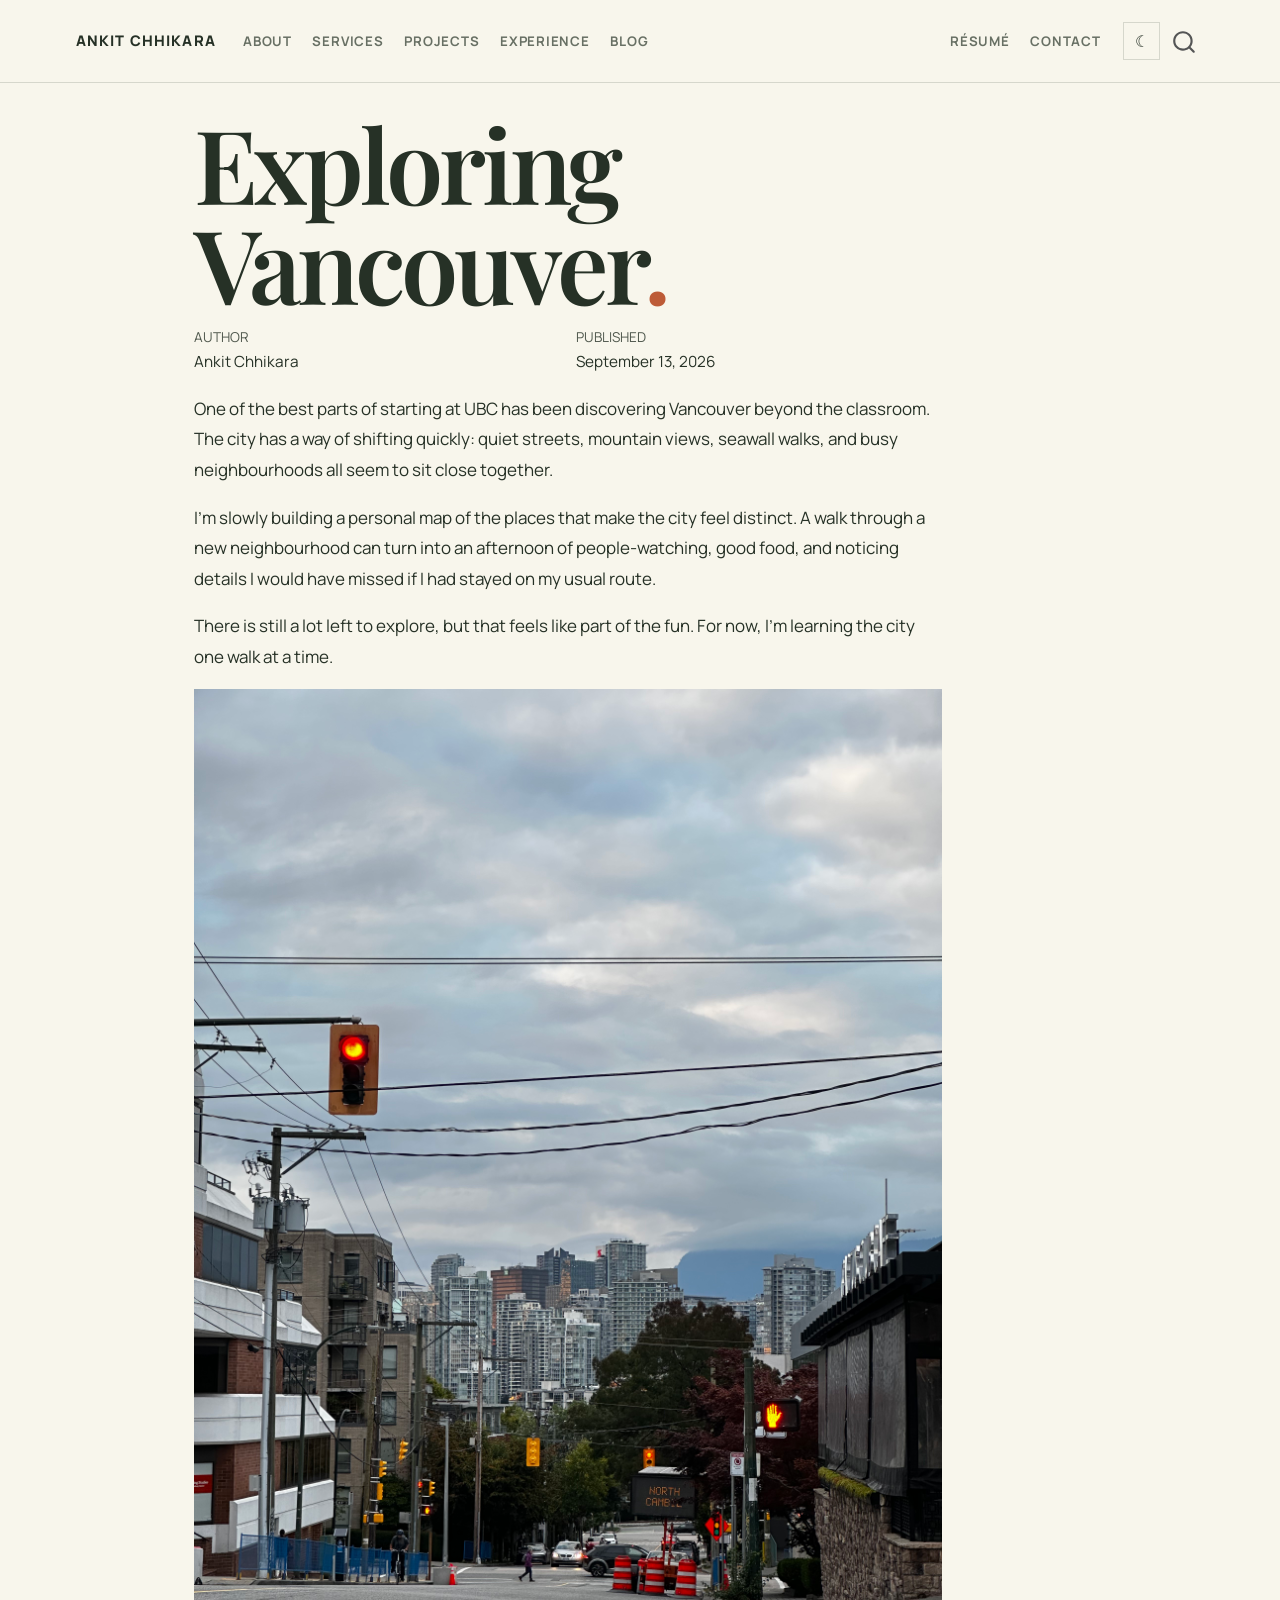
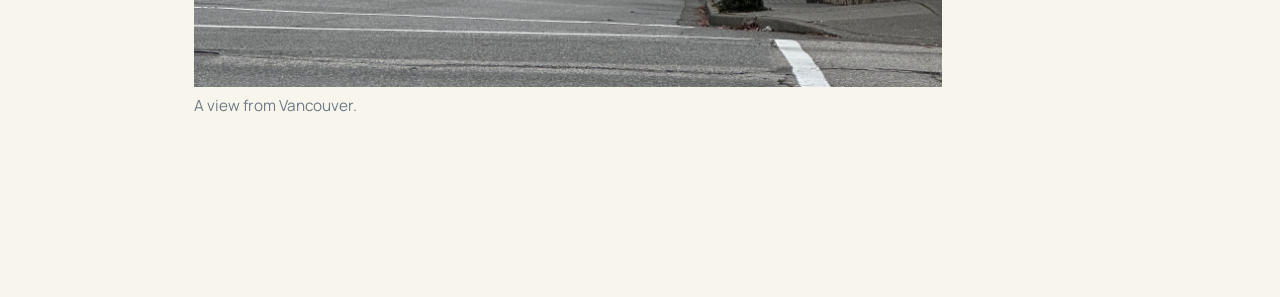
<file: docs/posts/exploring-vancouver/index.html>
<!DOCTYPE html>
<html xmlns="http://www.w3.org/1999/xhtml" lang="en" xml:lang="en"><head>

<meta charset="utf-8">
<meta name="generator" content="quarto-1.10.18">

<meta name="viewport" content="width=device-width, initial-scale=1.0, user-scalable=yes">

<meta name="author" content="Ankit Chhikara">
<meta name="dcterms.date" content="2026-09-13">

<title>Exploring Vancouver – Ankit Chhikara</title>
<style>
/* Default styles provided by pandoc.
** See https://pandoc.org/MANUAL.html#variables-for-html for config info.
*/
span.smallcaps{font-variant: small-caps;}
div.columns{display: flex; gap: 1.5em;}
div.column{flex: auto;}
@media screen {
div.columns{gap: min(4vw, 1.5em);}
div.column{overflow-x: auto;}
}
div.hanging-indent{margin-left: 1.5em; text-indent: -1.5em;}
ul.task-list{list-style: none;}
ul.task-list li input[type="checkbox"] {
  width: 0.8em;
  margin: 0 0.8em 0.2em -1em; /* quarto-specific, see https://github.com/quarto-dev/quarto-cli/issues/4556 */ 
  vertical-align: middle;
}
</style>


<script src="../../site_libs/quarto-nav/quarto-nav.js"></script>
<script src="../../site_libs/quarto-nav/headroom.min.js"></script>
<script src="../../site_libs/clipboard/clipboard.min.js"></script>
<script src="../../site_libs/quarto-search/autocomplete.umd.js"></script>
<script src="../../site_libs/quarto-search/fuse.min.js"></script>
<script src="../../site_libs/quarto-search/quarto-search.js"></script>
<meta name="quarto:offset" content="../../">
<script src="../../site_libs/quarto-html/quarto.js" type="module"></script>
<script src="../../site_libs/quarto-html/tabsets/tabsets.js" type="module"></script>
<script src="../../site_libs/quarto-html/popper.min.js"></script>
<script src="../../site_libs/quarto-html/tippy.umd.min.js"></script>
<script src="../../site_libs/quarto-html/anchor.min.js"></script>
<link href="../../site_libs/quarto-html/tippy.css" rel="stylesheet">
<link href="../../site_libs/quarto-html/quarto-syntax-highlighting-64a204ab8560d761af7679ceaba22944.css" rel="stylesheet" id="quarto-text-highlighting-styles">
<script src="../../site_libs/bootstrap/bootstrap.min.js"></script>
<link href="../../site_libs/bootstrap/bootstrap-icons.css" rel="stylesheet">
<link href="../../site_libs/bootstrap/bootstrap-445b8638c3d06994fee0907d791121c4.min.css" rel="stylesheet" append-hash="true" id="quarto-bootstrap" data-mode="light">
<script id="quarto-search-options" type="application/json">{
  "location": "navbar",
  "copy-button": false,
  "collapse-after": 3,
  "panel-placement": "end",
  "type": "overlay",
  "limit": 50,
  "keyboard-shortcut": [
    "f",
    "/",
    "s"
  ],
  "show-item-context": false,
  "language": {
    "search-no-results-text": "No results",
    "search-matching-documents-text": "matching documents",
    "search-copy-link-title": "Copy link to search",
    "search-hide-matches-text": "Hide additional matches",
    "search-more-match-text": "more match in this document",
    "search-more-matches-text": "more matches in this document",
    "search-clear-button-title": "Clear",
    "search-text-placeholder": "",
    "search-detached-cancel-button-title": "Cancel",
    "search-submit-button-title": "Submit",
    "search-label": "Search"
  }
}</script>


<link rel="stylesheet" href="../../styles.css">
</head>

<body class="nav-fixed quarto-light">

<div id="quarto-search-results"></div>
  <header id="quarto-header" class="headroom fixed-top">
    <nav class="navbar navbar-expand-lg " data-bs-theme="dark">
      <div class="navbar-container container-fluid">
      <div class="navbar-brand-container mx-auto">
    <a class="navbar-brand" href="../../index.html">
    <span class="navbar-title">Ankit Chhikara</span>
    </a>
  </div>
            <div id="quarto-search" class="" title="Search"></div>
          <button class="navbar-toggler" type="button" data-bs-toggle="collapse" data-bs-target="#navbarCollapse" aria-controls="navbarCollapse" role="menu" aria-expanded="false" aria-label="Toggle navigation" onclick="if (window.quartoToggleHeadroom) { window.quartoToggleHeadroom(); }">
  <span class="navbar-toggler-icon"></span>
</button>
          <div class="collapse navbar-collapse" id="navbarCollapse">
            <ul class="navbar-nav navbar-nav-scroll me-auto">
  <li class="nav-item">
    <a class="nav-link" href="../../index.html#about"> 
<span class="menu-text">About</span></a>
  </li>  
  <li class="nav-item">
    <a class="nav-link" href="../../index.html#services"> 
<span class="menu-text">Services</span></a>
  </li>  
  <li class="nav-item">
    <a class="nav-link" href="../../index.html#projects"> 
<span class="menu-text">Projects</span></a>
  </li>  
  <li class="nav-item">
    <a class="nav-link" href="../../index.html#experience"> 
<span class="menu-text">Experience</span></a>
  </li>  
  <li class="nav-item">
    <a class="nav-link" href="../../blog.html"> 
<span class="menu-text">Blog</span></a>
  </li>  
</ul>
            <ul class="navbar-nav navbar-nav-scroll ms-auto">
  <li class="nav-item">
    <a class="nav-link" href="../../resume.html"> 
<span class="menu-text">Résumé</span></a>
  </li>  
  <li class="nav-item">
    <a class="nav-link" href="../../info.html"> 
<span class="menu-text">Contact</span></a>
  </li>  
</ul>
          </div> <!-- /navcollapse -->
            <div class="quarto-navbar-tools">
</div>
      </div> <!-- /container-fluid -->
    </nav>
</header>
<!-- content -->
<div id="quarto-content" class="quarto-container page-columns page-rows-contents page-layout-article page-navbar">
<!-- sidebar -->
<!-- margin-sidebar -->
    <div id="quarto-margin-sidebar" class="sidebar margin-sidebar zindex-bottom">
        
    </div>
<!-- main -->
<main class="content" id="quarto-document-content">

<header id="title-block-header" class="quarto-title-block default">
<div class="quarto-title">
<h1 class="title">Exploring Vancouver</h1>
</div>



<div class="quarto-title-meta">

    <div>
    <div class="quarto-title-meta-heading">Author</div>
    <div class="quarto-title-meta-contents">
             <p>Ankit Chhikara </p>
          </div>
  </div>
    
    <div>
    <div class="quarto-title-meta-heading">Published</div>
    <div class="quarto-title-meta-contents">
      <p class="date">September 13, 2026</p>
    </div>
  </div>
  
    
  </div>
  


</header>


<p>One of the best parts of starting at UBC has been discovering Vancouver beyond the classroom. The city has a way of shifting quickly: quiet streets, mountain views, seawall walks, and busy neighbourhoods all seem to sit close together.</p>
<p>I’m slowly building a personal map of the places that make the city feel distinct. A walk through a new neighbourhood can turn into an afternoon of people-watching, good food, and noticing details I would have missed if I had stayed on my usual route.</p>
<p>There is still a lot left to explore, but that feels like part of the fun. For now, I’m learning the city one walk at a time.</p>
<div class="quarto-figure quarto-figure-center">
<figure class="figure">
<p><img src="../../images/vancouver.jpeg" class="img-fluid figure-img"></p>
<figcaption>A view from Vancouver.</figcaption>
</figure>
</div>



</main> <!-- /main -->
<script>
(function () {
  const savedTheme = localStorage.getItem('ankit-theme');
  const prefersDark = window.matchMedia('(prefers-color-scheme: dark)').matches;
  const theme = savedTheme || (prefersDark ? 'dark' : 'light');
  document.documentElement.dataset.theme = theme;

  window.addEventListener('DOMContentLoaded', function () {
    const tools = document.querySelector('.quarto-navbar-tools');
    if (!tools || tools.querySelector('.theme-toggle')) return;

    const button = document.createElement('button');
    button.className = 'theme-toggle';
    button.type = 'button';
    button.setAttribute('aria-label', theme === 'dark' ? 'Switch to light mode' : 'Switch to dark mode');
    button.setAttribute('title', button.getAttribute('aria-label'));
    button.innerHTML = theme === 'dark' ? '&#9728;' : '&#9790;';
    tools.appendChild(button);

    button.addEventListener('click', function () {
      const nextTheme = document.documentElement.dataset.theme === 'dark' ? 'light' : 'dark';
      document.documentElement.dataset.theme = nextTheme;
      localStorage.setItem('ankit-theme', nextTheme);
      const label = nextTheme === 'dark' ? 'Switch to light mode' : 'Switch to dark mode';
      button.setAttribute('aria-label', label);
      button.setAttribute('title', label);
      button.innerHTML = nextTheme === 'dark' ? '&#9728;' : '&#9790;';
    });
  });
})();
</script>
<script id="quarto-html-after-body" type="application/javascript">
  window.document.addEventListener("DOMContentLoaded", function (event) {
    const icon = "";
    const anchorJS = new window.AnchorJS();
    anchorJS.options = {
      placement: 'right',
      icon: icon
    };
    anchorJS.add('.anchored');
    const isCodeAnnotation = (el) => {
      for (const clz of el.classList) {
        if (clz.startsWith('code-annotation-')) {                     
          return true;
        }
      }
      return false;
    }
    const onCopySuccess = function(e) {
      // button target
      const button = e.trigger;
      // don't keep focus
      button.blur();
      // flash "checked"
      button.classList.add('code-copy-button-checked');
      var currentTitle = button.getAttribute("title");
      button.setAttribute("title", "Copied!");
      let tooltip;
      if (window.bootstrap) {
        button.setAttribute("data-bs-toggle", "tooltip");
        button.setAttribute("data-bs-placement", "left");
        button.setAttribute("data-bs-title", "Copied!");
        tooltip = new bootstrap.Tooltip(button, 
          { trigger: "manual", 
            customClass: "code-copy-button-tooltip",
            offset: [0, -8]});
        tooltip.show();    
      }
      setTimeout(function() {
        if (tooltip) {
          tooltip.hide();
          button.removeAttribute("data-bs-title");
          button.removeAttribute("data-bs-toggle");
          button.removeAttribute("data-bs-placement");
        }
        button.setAttribute("title", currentTitle);
        button.classList.remove('code-copy-button-checked');
      }, 1000);
      // clear code selection
      e.clearSelection();
    }
    const getTextToCopy = function(trigger) {
      const outerScaffold = trigger.parentElement.cloneNode(true);
      const codeEl = outerScaffold.querySelector('code');
      for (const childEl of codeEl.children) {
        if (isCodeAnnotation(childEl)) {
          childEl.remove();
        }
      }
      return codeEl.innerText;
    }
    const clipboard = new window.ClipboardJS('.code-copy-button:not([data-in-quarto-modal])', {
      text: getTextToCopy
    });
    clipboard.on('success', onCopySuccess);
    if (window.document.getElementById('quarto-embedded-source-code-modal')) {
      const clipboardModal = new window.ClipboardJS('.code-copy-button[data-in-quarto-modal]', {
        text: getTextToCopy,
        container: window.document.getElementById('quarto-embedded-source-code-modal')
      });
      clipboardModal.on('success', onCopySuccess);
    }
      var localhostRegex = new RegExp(/^(?:http|https):\/\/localhost\:?[0-9]*\//);
      var mailtoRegex = new RegExp(/^mailto:/);
        var filterRegex = new RegExp('/' + window.location.host + '/');
      var isInternal = (href) => {
          return filterRegex.test(href) || localhostRegex.test(href) || mailtoRegex.test(href);
      }
      // Inspect non-navigation links and adorn them if external
     var links = window.document.querySelectorAll('a[href]:not(.nav-link):not(.navbar-brand):not(.toc-action):not(.sidebar-link):not(.sidebar-item-toggle):not(.pagination-link):not(.no-external):not([aria-hidden]):not(.dropdown-item):not(.quarto-navigation-tool):not(.about-link)');
      for (var i=0; i<links.length; i++) {
        const link = links[i];
        if (!isInternal(link.href)) {
          // undo the damage that might have been done by quarto-nav.js in the case of
          // links that we want to consider external
          if (link.dataset.originalHref !== undefined) {
            link.href = link.dataset.originalHref;
          }
        }
      }
    function tippyHover(el, contentFn, onTriggerFn, onUntriggerFn) {
      const config = {
        allowHTML: true,
        maxWidth: 500,
        delay: 100,
        arrow: false,
        appendTo: function(el) {
            return el.parentElement;
        },
        interactive: true,
        interactiveBorder: 10,
        theme: 'quarto',
        placement: 'bottom-start',
      };
      if (contentFn) {
        config.content = contentFn;
      }
      if (onTriggerFn) {
        config.onTrigger = onTriggerFn;
      }
      if (onUntriggerFn) {
        config.onUntrigger = onUntriggerFn;
      }
      window.tippy(el, config); 
    }
    const noterefs = window.document.querySelectorAll('a[role="doc-noteref"]');
    for (var i=0; i<noterefs.length; i++) {
      const ref = noterefs[i];
      tippyHover(ref, function() {
        // use id or data attribute instead here
        let href = ref.getAttribute('data-footnote-href') || ref.getAttribute('href');
        try { href = new URL(href).hash; } catch {}
        const id = href.replace(/^#\/?/, "");
        const note = window.document.getElementById(id);
        if (note) {
          return note.innerHTML;
        } else {
          return "";
        }
      });
    }
    const xrefs = window.document.querySelectorAll('a.quarto-xref');
    const processXRef = (id, note) => {
      // Strip column container classes
      const stripColumnClz = (el) => {
        el.classList.remove("page-full", "page-columns");
        if (el.children) {
          for (const child of el.children) {
            stripColumnClz(child);
          }
        }
      }
      stripColumnClz(note)
      if (id === null || id.startsWith('sec-')) {
        // Special case sections, only their first couple elements
        const container = document.createElement("div");
        if (note.children && note.children.length > 2) {
          container.appendChild(note.children[0].cloneNode(true));
          for (let i = 1; i < note.children.length; i++) {
            const child = note.children[i];
            if (child.tagName === "P" && child.innerText === "") {
              continue;
            } else {
              container.appendChild(child.cloneNode(true));
              break;
            }
          }
          if (window.Quarto?.typesetMath) {
            window.Quarto.typesetMath(container);
          }
          return container.innerHTML
        } else {
          if (window.Quarto?.typesetMath) {
            window.Quarto.typesetMath(note);
          }
          return note.innerHTML;
        }
      } else {
        // Remove any anchor links if they are present
        const anchorLink = note.querySelector('a.anchorjs-link');
        if (anchorLink) {
          anchorLink.remove();
        }
        if (window.Quarto?.typesetMath) {
          window.Quarto.typesetMath(note);
        }
        if (note.classList.contains("callout")) {
          return note.outerHTML;
        } else {
          return note.innerHTML;
        }
      }
    }
    for (var i=0; i<xrefs.length; i++) {
      const xref = xrefs[i];
      tippyHover(xref, undefined, function(instance) {
        instance.disable();
        let url = xref.getAttribute('href');
        let hash = undefined; 
        if (url.startsWith('#')) {
          hash = url;
        } else {
          try { hash = new URL(url).hash; } catch {}
        }
        if (hash) {
          const id = hash.replace(/^#\/?/, "");
          const note = window.document.getElementById(id);
          if (note !== null) {
            try {
              const html = processXRef(id, note.cloneNode(true));
              instance.setContent(html);
            } finally {
              instance.enable();
              instance.show();
            }
          } else {
            // See if we can fetch this
            fetch(url.split('#')[0])
            .then(res => res.text())
            .then(html => {
              const parser = new DOMParser();
              const htmlDoc = parser.parseFromString(html, "text/html");
              const note = htmlDoc.getElementById(id);
              if (note !== null) {
                const html = processXRef(id, note);
                instance.setContent(html);
              } 
            }).finally(() => {
              instance.enable();
              instance.show();
            });
          }
        } else {
          // See if we can fetch a full url (with no hash to target)
          // This is a special case and we should probably do some content thinning / targeting
          fetch(url)
          .then(res => res.text())
          .then(html => {
            const parser = new DOMParser();
            const htmlDoc = parser.parseFromString(html, "text/html");
            const note = htmlDoc.querySelector('main.content');
            if (note !== null) {
              // This should only happen for chapter cross references
              // (since there is no id in the URL)
              // remove the first header
              if (note.children.length > 0 && note.children[0].tagName === "HEADER") {
                note.children[0].remove();
              }
              const html = processXRef(null, note);
              instance.setContent(html);
            } 
          }).finally(() => {
            instance.enable();
            instance.show();
          });
        }
      }, function(instance) {
      });
    }
        let selectedAnnoteEl;
        const selectorForAnnotation = ( cell, annotation) => {
          let cellAttr = 'data-code-cell="' + cell + '"';
          let lineAttr = 'data-code-annotation="' +  annotation + '"';
          const selector = 'span[' + cellAttr + '][' + lineAttr + ']';
          return selector;
        }
        const selectCodeLines = (annoteEl) => {
          const doc = window.document;
          const targetCell = annoteEl.getAttribute("data-target-cell");
          const targetAnnotation = annoteEl.getAttribute("data-target-annotation");
          const annoteSpan = window.document.querySelector(selectorForAnnotation(targetCell, targetAnnotation));
          const lines = annoteSpan.getAttribute("data-code-lines").split(",");
          const lineIds = lines.map((line) => {
            return targetCell + "-" + line;
          })
          let top = null;
          let height = null;
          let parent = null;
          if (lineIds.length > 0) {
              //compute the position of the single el (top and bottom and make a div)
              const el = window.document.getElementById(lineIds[0]);
              top = el.offsetTop;
              height = el.offsetHeight;
              parent = el.parentElement.parentElement;
            if (lineIds.length > 1) {
              const lastEl = window.document.getElementById(lineIds[lineIds.length - 1]);
              const bottom = lastEl.offsetTop + lastEl.offsetHeight;
              height = bottom - top;
            }
            if (top !== null && height !== null && parent !== null) {
              // cook up a div (if necessary) and position it 
              let div = window.document.getElementById("code-annotation-line-highlight");
              if (div === null) {
                div = window.document.createElement("div");
                div.setAttribute("id", "code-annotation-line-highlight");
                div.style.position = 'absolute';
                parent.appendChild(div);
              }
              div.style.top = top - 2 + "px";
              div.style.height = height + 4 + "px";
              div.style.left = 0;
              let gutterDiv = window.document.getElementById("code-annotation-line-highlight-gutter");
              if (gutterDiv === null) {
                gutterDiv = window.document.createElement("div");
                gutterDiv.setAttribute("id", "code-annotation-line-highlight-gutter");
                gutterDiv.style.position = 'absolute';
                const codeCell = window.document.getElementById(targetCell);
                const gutter = codeCell.querySelector('.code-annotation-gutter');
                gutter.appendChild(gutterDiv);
              }
              gutterDiv.style.top = top - 2 + "px";
              gutterDiv.style.height = height + 4 + "px";
            }
            selectedAnnoteEl = annoteEl;
          }
        };
        const unselectCodeLines = () => {
          const elementsIds = ["code-annotation-line-highlight", "code-annotation-line-highlight-gutter"];
          elementsIds.forEach((elId) => {
            const div = window.document.getElementById(elId);
            if (div) {
              div.remove();
            }
          });
          selectedAnnoteEl = undefined;
        };
          // Handle positioning of the toggle
      window.addEventListener(
        "resize",
        throttle(() => {
          elRect = undefined;
          if (selectedAnnoteEl) {
            selectCodeLines(selectedAnnoteEl);
          }
        }, 10)
      );
      function throttle(fn, ms) {
      let throttle = false;
      let timer;
        return (...args) => {
          if(!throttle) { // first call gets through
              fn.apply(this, args);
              throttle = true;
          } else { // all the others get throttled
              if(timer) clearTimeout(timer); // cancel #2
              timer = setTimeout(() => {
                fn.apply(this, args);
                timer = throttle = false;
              }, ms);
          }
        };
      }
        // Attach click handler to the DT
        const annoteDls = window.document.querySelectorAll('dt[data-target-cell]');
        for (const annoteDlNode of annoteDls) {
          annoteDlNode.addEventListener('click', (event) => {
            const clickedEl = event.target;
            if (clickedEl !== selectedAnnoteEl) {
              unselectCodeLines();
              const activeEl = window.document.querySelector('dt[data-target-cell].code-annotation-active');
              if (activeEl) {
                activeEl.classList.remove('code-annotation-active');
              }
              selectCodeLines(clickedEl);
              clickedEl.classList.add('code-annotation-active');
            } else {
              // Unselect the line
              unselectCodeLines();
              clickedEl.classList.remove('code-annotation-active');
            }
          });
        }
    const findCites = (el) => {
      const parentEl = el.parentElement;
      if (parentEl) {
        const cites = parentEl.dataset.cites;
        if (cites) {
          return {
            el,
            cites: cites.split(' ')
          };
        } else {
          return findCites(el.parentElement)
        }
      } else {
        return undefined;
      }
    };
    var bibliorefs = window.document.querySelectorAll('a[role="doc-biblioref"]');
    for (var i=0; i<bibliorefs.length; i++) {
      const ref = bibliorefs[i];
      const citeInfo = findCites(ref);
      if (citeInfo) {
        tippyHover(citeInfo.el, function() {
          var popup = window.document.createElement('div');
          citeInfo.cites.forEach(function(cite) {
            var citeDiv = window.document.createElement('div');
            citeDiv.classList.add('hanging-indent');
            citeDiv.classList.add('csl-entry');
            var biblioDiv = window.document.getElementById('ref-' + cite);
            if (biblioDiv) {
              citeDiv.innerHTML = biblioDiv.innerHTML;
            }
            popup.appendChild(citeDiv);
          });
          return popup.innerHTML;
        });
      }
    }
  });
  </script>
</div> <!-- /content -->




</body></html>
</file>
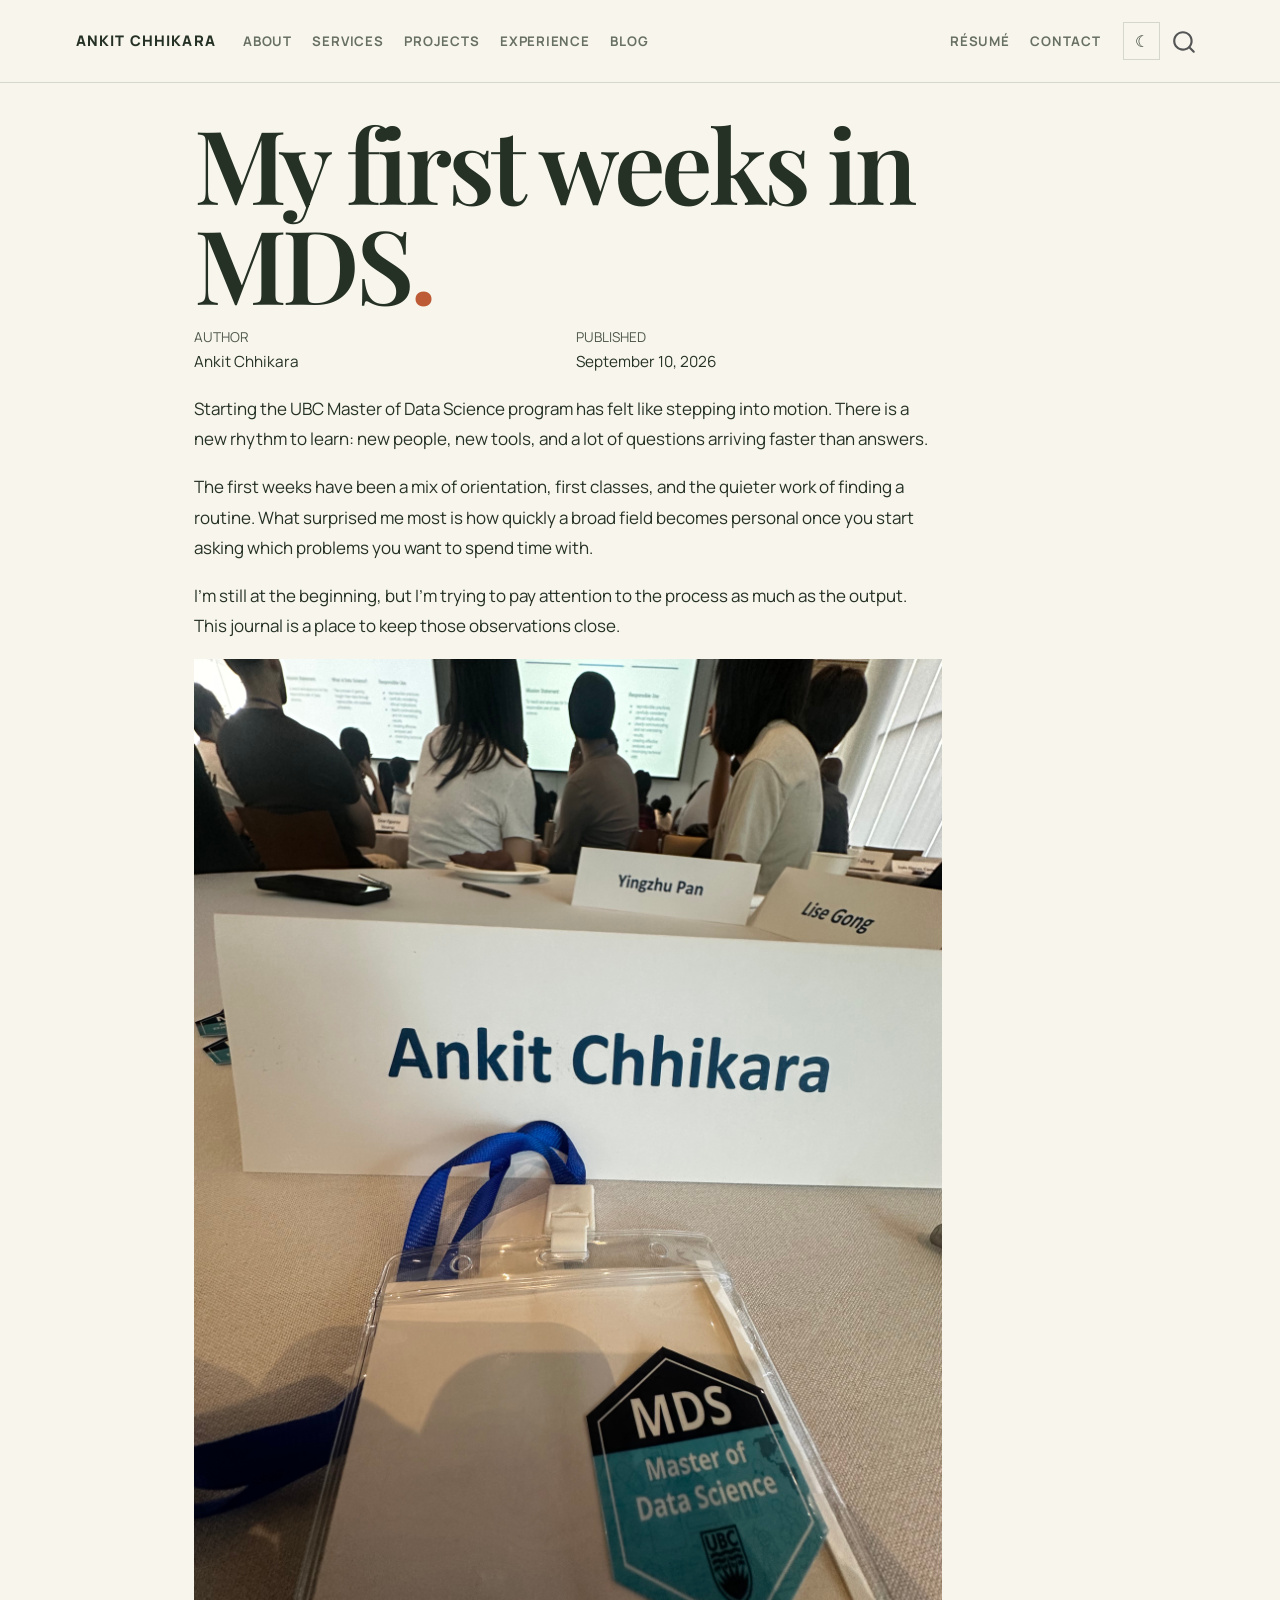
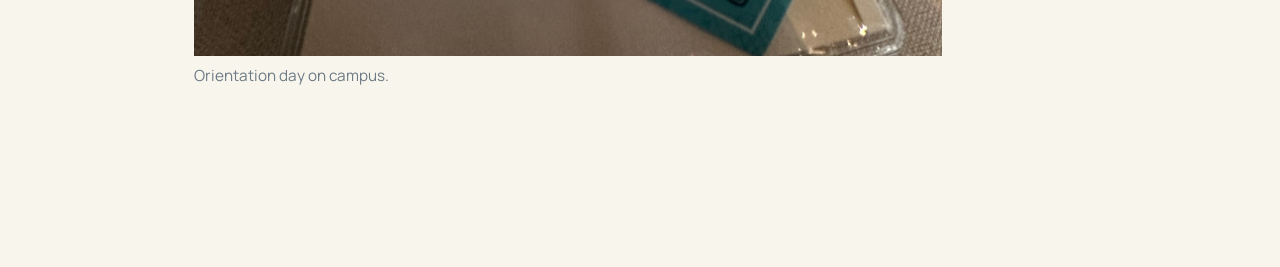
<file: docs/posts/first-weeks/index.html>
<!DOCTYPE html>
<html xmlns="http://www.w3.org/1999/xhtml" lang="en" xml:lang="en"><head>

<meta charset="utf-8">
<meta name="generator" content="quarto-1.10.18">

<meta name="viewport" content="width=device-width, initial-scale=1.0, user-scalable=yes">

<meta name="author" content="Ankit Chhikara">
<meta name="dcterms.date" content="2026-09-10">

<title>My first weeks in MDS – Ankit Chhikara</title>
<style>
/* Default styles provided by pandoc.
** See https://pandoc.org/MANUAL.html#variables-for-html for config info.
*/
span.smallcaps{font-variant: small-caps;}
div.columns{display: flex; gap: 1.5em;}
div.column{flex: auto;}
@media screen {
div.columns{gap: min(4vw, 1.5em);}
div.column{overflow-x: auto;}
}
div.hanging-indent{margin-left: 1.5em; text-indent: -1.5em;}
ul.task-list{list-style: none;}
ul.task-list li input[type="checkbox"] {
  width: 0.8em;
  margin: 0 0.8em 0.2em -1em; /* quarto-specific, see https://github.com/quarto-dev/quarto-cli/issues/4556 */ 
  vertical-align: middle;
}
</style>


<script src="../../site_libs/quarto-nav/quarto-nav.js"></script>
<script src="../../site_libs/quarto-nav/headroom.min.js"></script>
<script src="../../site_libs/clipboard/clipboard.min.js"></script>
<script src="../../site_libs/quarto-search/autocomplete.umd.js"></script>
<script src="../../site_libs/quarto-search/fuse.min.js"></script>
<script src="../../site_libs/quarto-search/quarto-search.js"></script>
<meta name="quarto:offset" content="../../">
<script src="../../site_libs/quarto-html/quarto.js" type="module"></script>
<script src="../../site_libs/quarto-html/tabsets/tabsets.js" type="module"></script>
<script src="../../site_libs/quarto-html/popper.min.js"></script>
<script src="../../site_libs/quarto-html/tippy.umd.min.js"></script>
<script src="../../site_libs/quarto-html/anchor.min.js"></script>
<link href="../../site_libs/quarto-html/tippy.css" rel="stylesheet">
<link href="../../site_libs/quarto-html/quarto-syntax-highlighting-64a204ab8560d761af7679ceaba22944.css" rel="stylesheet" id="quarto-text-highlighting-styles">
<script src="../../site_libs/bootstrap/bootstrap.min.js"></script>
<link href="../../site_libs/bootstrap/bootstrap-icons.css" rel="stylesheet">
<link href="../../site_libs/bootstrap/bootstrap-445b8638c3d06994fee0907d791121c4.min.css" rel="stylesheet" append-hash="true" id="quarto-bootstrap" data-mode="light">
<script id="quarto-search-options" type="application/json">{
  "location": "navbar",
  "copy-button": false,
  "collapse-after": 3,
  "panel-placement": "end",
  "type": "overlay",
  "limit": 50,
  "keyboard-shortcut": [
    "f",
    "/",
    "s"
  ],
  "show-item-context": false,
  "language": {
    "search-no-results-text": "No results",
    "search-matching-documents-text": "matching documents",
    "search-copy-link-title": "Copy link to search",
    "search-hide-matches-text": "Hide additional matches",
    "search-more-match-text": "more match in this document",
    "search-more-matches-text": "more matches in this document",
    "search-clear-button-title": "Clear",
    "search-text-placeholder": "",
    "search-detached-cancel-button-title": "Cancel",
    "search-submit-button-title": "Submit",
    "search-label": "Search"
  }
}</script>


<link rel="stylesheet" href="../../styles.css">
</head>

<body class="nav-fixed quarto-light">

<div id="quarto-search-results"></div>
  <header id="quarto-header" class="headroom fixed-top">
    <nav class="navbar navbar-expand-lg " data-bs-theme="dark">
      <div class="navbar-container container-fluid">
      <div class="navbar-brand-container mx-auto">
    <a class="navbar-brand" href="../../index.html">
    <span class="navbar-title">Ankit Chhikara</span>
    </a>
  </div>
            <div id="quarto-search" class="" title="Search"></div>
          <button class="navbar-toggler" type="button" data-bs-toggle="collapse" data-bs-target="#navbarCollapse" aria-controls="navbarCollapse" role="menu" aria-expanded="false" aria-label="Toggle navigation" onclick="if (window.quartoToggleHeadroom) { window.quartoToggleHeadroom(); }">
  <span class="navbar-toggler-icon"></span>
</button>
          <div class="collapse navbar-collapse" id="navbarCollapse">
            <ul class="navbar-nav navbar-nav-scroll me-auto">
  <li class="nav-item">
    <a class="nav-link" href="../../index.html#about"> 
<span class="menu-text">About</span></a>
  </li>  
  <li class="nav-item">
    <a class="nav-link" href="../../index.html#services"> 
<span class="menu-text">Services</span></a>
  </li>  
  <li class="nav-item">
    <a class="nav-link" href="../../index.html#projects"> 
<span class="menu-text">Projects</span></a>
  </li>  
  <li class="nav-item">
    <a class="nav-link" href="../../index.html#experience"> 
<span class="menu-text">Experience</span></a>
  </li>  
  <li class="nav-item">
    <a class="nav-link" href="../../blog.html"> 
<span class="menu-text">Blog</span></a>
  </li>  
</ul>
            <ul class="navbar-nav navbar-nav-scroll ms-auto">
  <li class="nav-item">
    <a class="nav-link" href="../../resume.html"> 
<span class="menu-text">Résumé</span></a>
  </li>  
  <li class="nav-item">
    <a class="nav-link" href="../../info.html"> 
<span class="menu-text">Contact</span></a>
  </li>  
</ul>
          </div> <!-- /navcollapse -->
            <div class="quarto-navbar-tools">
</div>
      </div> <!-- /container-fluid -->
    </nav>
</header>
<!-- content -->
<div id="quarto-content" class="quarto-container page-columns page-rows-contents page-layout-article page-navbar">
<!-- sidebar -->
<!-- margin-sidebar -->
    <div id="quarto-margin-sidebar" class="sidebar margin-sidebar zindex-bottom">
        
    </div>
<!-- main -->
<main class="content" id="quarto-document-content">

<header id="title-block-header" class="quarto-title-block default">
<div class="quarto-title">
<h1 class="title">My first weeks in MDS</h1>
</div>



<div class="quarto-title-meta">

    <div>
    <div class="quarto-title-meta-heading">Author</div>
    <div class="quarto-title-meta-contents">
             <p>Ankit Chhikara </p>
          </div>
  </div>
    
    <div>
    <div class="quarto-title-meta-heading">Published</div>
    <div class="quarto-title-meta-contents">
      <p class="date">September 10, 2026</p>
    </div>
  </div>
  
    
  </div>
  


</header>


<p>Starting the UBC Master of Data Science program has felt like stepping into motion. There is a new rhythm to learn: new people, new tools, and a lot of questions arriving faster than answers.</p>
<p>The first weeks have been a mix of orientation, first classes, and the quieter work of finding a routine. What surprised me most is how quickly a broad field becomes personal once you start asking which problems you want to spend time with.</p>
<p>I’m still at the beginning, but I’m trying to pay attention to the process as much as the output. This journal is a place to keep those observations close.</p>
<div class="quarto-figure quarto-figure-center">
<figure class="figure">
<p><img src="Orientation.jpeg" class="img-fluid figure-img"></p>
<figcaption>Orientation day on campus.</figcaption>
</figure>
</div>



</main> <!-- /main -->
<script>
(function () {
  const savedTheme = localStorage.getItem('ankit-theme');
  const prefersDark = window.matchMedia('(prefers-color-scheme: dark)').matches;
  const theme = savedTheme || (prefersDark ? 'dark' : 'light');
  document.documentElement.dataset.theme = theme;

  window.addEventListener('DOMContentLoaded', function () {
    const tools = document.querySelector('.quarto-navbar-tools');
    if (!tools || tools.querySelector('.theme-toggle')) return;

    const button = document.createElement('button');
    button.className = 'theme-toggle';
    button.type = 'button';
    button.setAttribute('aria-label', theme === 'dark' ? 'Switch to light mode' : 'Switch to dark mode');
    button.setAttribute('title', button.getAttribute('aria-label'));
    button.innerHTML = theme === 'dark' ? '&#9728;' : '&#9790;';
    tools.appendChild(button);

    button.addEventListener('click', function () {
      const nextTheme = document.documentElement.dataset.theme === 'dark' ? 'light' : 'dark';
      document.documentElement.dataset.theme = nextTheme;
      localStorage.setItem('ankit-theme', nextTheme);
      const label = nextTheme === 'dark' ? 'Switch to light mode' : 'Switch to dark mode';
      button.setAttribute('aria-label', label);
      button.setAttribute('title', label);
      button.innerHTML = nextTheme === 'dark' ? '&#9728;' : '&#9790;';
    });
  });
})();
</script>
<script id="quarto-html-after-body" type="application/javascript">
  window.document.addEventListener("DOMContentLoaded", function (event) {
    const icon = "";
    const anchorJS = new window.AnchorJS();
    anchorJS.options = {
      placement: 'right',
      icon: icon
    };
    anchorJS.add('.anchored');
    const isCodeAnnotation = (el) => {
      for (const clz of el.classList) {
        if (clz.startsWith('code-annotation-')) {                     
          return true;
        }
      }
      return false;
    }
    const onCopySuccess = function(e) {
      // button target
      const button = e.trigger;
      // don't keep focus
      button.blur();
      // flash "checked"
      button.classList.add('code-copy-button-checked');
      var currentTitle = button.getAttribute("title");
      button.setAttribute("title", "Copied!");
      let tooltip;
      if (window.bootstrap) {
        button.setAttribute("data-bs-toggle", "tooltip");
        button.setAttribute("data-bs-placement", "left");
        button.setAttribute("data-bs-title", "Copied!");
        tooltip = new bootstrap.Tooltip(button, 
          { trigger: "manual", 
            customClass: "code-copy-button-tooltip",
            offset: [0, -8]});
        tooltip.show();    
      }
      setTimeout(function() {
        if (tooltip) {
          tooltip.hide();
          button.removeAttribute("data-bs-title");
          button.removeAttribute("data-bs-toggle");
          button.removeAttribute("data-bs-placement");
        }
        button.setAttribute("title", currentTitle);
        button.classList.remove('code-copy-button-checked');
      }, 1000);
      // clear code selection
      e.clearSelection();
    }
    const getTextToCopy = function(trigger) {
      const outerScaffold = trigger.parentElement.cloneNode(true);
      const codeEl = outerScaffold.querySelector('code');
      for (const childEl of codeEl.children) {
        if (isCodeAnnotation(childEl)) {
          childEl.remove();
        }
      }
      return codeEl.innerText;
    }
    const clipboard = new window.ClipboardJS('.code-copy-button:not([data-in-quarto-modal])', {
      text: getTextToCopy
    });
    clipboard.on('success', onCopySuccess);
    if (window.document.getElementById('quarto-embedded-source-code-modal')) {
      const clipboardModal = new window.ClipboardJS('.code-copy-button[data-in-quarto-modal]', {
        text: getTextToCopy,
        container: window.document.getElementById('quarto-embedded-source-code-modal')
      });
      clipboardModal.on('success', onCopySuccess);
    }
      var localhostRegex = new RegExp(/^(?:http|https):\/\/localhost\:?[0-9]*\//);
      var mailtoRegex = new RegExp(/^mailto:/);
        var filterRegex = new RegExp('/' + window.location.host + '/');
      var isInternal = (href) => {
          return filterRegex.test(href) || localhostRegex.test(href) || mailtoRegex.test(href);
      }
      // Inspect non-navigation links and adorn them if external
     var links = window.document.querySelectorAll('a[href]:not(.nav-link):not(.navbar-brand):not(.toc-action):not(.sidebar-link):not(.sidebar-item-toggle):not(.pagination-link):not(.no-external):not([aria-hidden]):not(.dropdown-item):not(.quarto-navigation-tool):not(.about-link)');
      for (var i=0; i<links.length; i++) {
        const link = links[i];
        if (!isInternal(link.href)) {
          // undo the damage that might have been done by quarto-nav.js in the case of
          // links that we want to consider external
          if (link.dataset.originalHref !== undefined) {
            link.href = link.dataset.originalHref;
          }
        }
      }
    function tippyHover(el, contentFn, onTriggerFn, onUntriggerFn) {
      const config = {
        allowHTML: true,
        maxWidth: 500,
        delay: 100,
        arrow: false,
        appendTo: function(el) {
            return el.parentElement;
        },
        interactive: true,
        interactiveBorder: 10,
        theme: 'quarto',
        placement: 'bottom-start',
      };
      if (contentFn) {
        config.content = contentFn;
      }
      if (onTriggerFn) {
        config.onTrigger = onTriggerFn;
      }
      if (onUntriggerFn) {
        config.onUntrigger = onUntriggerFn;
      }
      window.tippy(el, config); 
    }
    const noterefs = window.document.querySelectorAll('a[role="doc-noteref"]');
    for (var i=0; i<noterefs.length; i++) {
      const ref = noterefs[i];
      tippyHover(ref, function() {
        // use id or data attribute instead here
        let href = ref.getAttribute('data-footnote-href') || ref.getAttribute('href');
        try { href = new URL(href).hash; } catch {}
        const id = href.replace(/^#\/?/, "");
        const note = window.document.getElementById(id);
        if (note) {
          return note.innerHTML;
        } else {
          return "";
        }
      });
    }
    const xrefs = window.document.querySelectorAll('a.quarto-xref');
    const processXRef = (id, note) => {
      // Strip column container classes
      const stripColumnClz = (el) => {
        el.classList.remove("page-full", "page-columns");
        if (el.children) {
          for (const child of el.children) {
            stripColumnClz(child);
          }
        }
      }
      stripColumnClz(note)
      if (id === null || id.startsWith('sec-')) {
        // Special case sections, only their first couple elements
        const container = document.createElement("div");
        if (note.children && note.children.length > 2) {
          container.appendChild(note.children[0].cloneNode(true));
          for (let i = 1; i < note.children.length; i++) {
            const child = note.children[i];
            if (child.tagName === "P" && child.innerText === "") {
              continue;
            } else {
              container.appendChild(child.cloneNode(true));
              break;
            }
          }
          if (window.Quarto?.typesetMath) {
            window.Quarto.typesetMath(container);
          }
          return container.innerHTML
        } else {
          if (window.Quarto?.typesetMath) {
            window.Quarto.typesetMath(note);
          }
          return note.innerHTML;
        }
      } else {
        // Remove any anchor links if they are present
        const anchorLink = note.querySelector('a.anchorjs-link');
        if (anchorLink) {
          anchorLink.remove();
        }
        if (window.Quarto?.typesetMath) {
          window.Quarto.typesetMath(note);
        }
        if (note.classList.contains("callout")) {
          return note.outerHTML;
        } else {
          return note.innerHTML;
        }
      }
    }
    for (var i=0; i<xrefs.length; i++) {
      const xref = xrefs[i];
      tippyHover(xref, undefined, function(instance) {
        instance.disable();
        let url = xref.getAttribute('href');
        let hash = undefined; 
        if (url.startsWith('#')) {
          hash = url;
        } else {
          try { hash = new URL(url).hash; } catch {}
        }
        if (hash) {
          const id = hash.replace(/^#\/?/, "");
          const note = window.document.getElementById(id);
          if (note !== null) {
            try {
              const html = processXRef(id, note.cloneNode(true));
              instance.setContent(html);
            } finally {
              instance.enable();
              instance.show();
            }
          } else {
            // See if we can fetch this
            fetch(url.split('#')[0])
            .then(res => res.text())
            .then(html => {
              const parser = new DOMParser();
              const htmlDoc = parser.parseFromString(html, "text/html");
              const note = htmlDoc.getElementById(id);
              if (note !== null) {
                const html = processXRef(id, note);
                instance.setContent(html);
              } 
            }).finally(() => {
              instance.enable();
              instance.show();
            });
          }
        } else {
          // See if we can fetch a full url (with no hash to target)
          // This is a special case and we should probably do some content thinning / targeting
          fetch(url)
          .then(res => res.text())
          .then(html => {
            const parser = new DOMParser();
            const htmlDoc = parser.parseFromString(html, "text/html");
            const note = htmlDoc.querySelector('main.content');
            if (note !== null) {
              // This should only happen for chapter cross references
              // (since there is no id in the URL)
              // remove the first header
              if (note.children.length > 0 && note.children[0].tagName === "HEADER") {
                note.children[0].remove();
              }
              const html = processXRef(null, note);
              instance.setContent(html);
            } 
          }).finally(() => {
            instance.enable();
            instance.show();
          });
        }
      }, function(instance) {
      });
    }
        let selectedAnnoteEl;
        const selectorForAnnotation = ( cell, annotation) => {
          let cellAttr = 'data-code-cell="' + cell + '"';
          let lineAttr = 'data-code-annotation="' +  annotation + '"';
          const selector = 'span[' + cellAttr + '][' + lineAttr + ']';
          return selector;
        }
        const selectCodeLines = (annoteEl) => {
          const doc = window.document;
          const targetCell = annoteEl.getAttribute("data-target-cell");
          const targetAnnotation = annoteEl.getAttribute("data-target-annotation");
          const annoteSpan = window.document.querySelector(selectorForAnnotation(targetCell, targetAnnotation));
          const lines = annoteSpan.getAttribute("data-code-lines").split(",");
          const lineIds = lines.map((line) => {
            return targetCell + "-" + line;
          })
          let top = null;
          let height = null;
          let parent = null;
          if (lineIds.length > 0) {
              //compute the position of the single el (top and bottom and make a div)
              const el = window.document.getElementById(lineIds[0]);
              top = el.offsetTop;
              height = el.offsetHeight;
              parent = el.parentElement.parentElement;
            if (lineIds.length > 1) {
              const lastEl = window.document.getElementById(lineIds[lineIds.length - 1]);
              const bottom = lastEl.offsetTop + lastEl.offsetHeight;
              height = bottom - top;
            }
            if (top !== null && height !== null && parent !== null) {
              // cook up a div (if necessary) and position it 
              let div = window.document.getElementById("code-annotation-line-highlight");
              if (div === null) {
                div = window.document.createElement("div");
                div.setAttribute("id", "code-annotation-line-highlight");
                div.style.position = 'absolute';
                parent.appendChild(div);
              }
              div.style.top = top - 2 + "px";
              div.style.height = height + 4 + "px";
              div.style.left = 0;
              let gutterDiv = window.document.getElementById("code-annotation-line-highlight-gutter");
              if (gutterDiv === null) {
                gutterDiv = window.document.createElement("div");
                gutterDiv.setAttribute("id", "code-annotation-line-highlight-gutter");
                gutterDiv.style.position = 'absolute';
                const codeCell = window.document.getElementById(targetCell);
                const gutter = codeCell.querySelector('.code-annotation-gutter');
                gutter.appendChild(gutterDiv);
              }
              gutterDiv.style.top = top - 2 + "px";
              gutterDiv.style.height = height + 4 + "px";
            }
            selectedAnnoteEl = annoteEl;
          }
        };
        const unselectCodeLines = () => {
          const elementsIds = ["code-annotation-line-highlight", "code-annotation-line-highlight-gutter"];
          elementsIds.forEach((elId) => {
            const div = window.document.getElementById(elId);
            if (div) {
              div.remove();
            }
          });
          selectedAnnoteEl = undefined;
        };
          // Handle positioning of the toggle
      window.addEventListener(
        "resize",
        throttle(() => {
          elRect = undefined;
          if (selectedAnnoteEl) {
            selectCodeLines(selectedAnnoteEl);
          }
        }, 10)
      );
      function throttle(fn, ms) {
      let throttle = false;
      let timer;
        return (...args) => {
          if(!throttle) { // first call gets through
              fn.apply(this, args);
              throttle = true;
          } else { // all the others get throttled
              if(timer) clearTimeout(timer); // cancel #2
              timer = setTimeout(() => {
                fn.apply(this, args);
                timer = throttle = false;
              }, ms);
          }
        };
      }
        // Attach click handler to the DT
        const annoteDls = window.document.querySelectorAll('dt[data-target-cell]');
        for (const annoteDlNode of annoteDls) {
          annoteDlNode.addEventListener('click', (event) => {
            const clickedEl = event.target;
            if (clickedEl !== selectedAnnoteEl) {
              unselectCodeLines();
              const activeEl = window.document.querySelector('dt[data-target-cell].code-annotation-active');
              if (activeEl) {
                activeEl.classList.remove('code-annotation-active');
              }
              selectCodeLines(clickedEl);
              clickedEl.classList.add('code-annotation-active');
            } else {
              // Unselect the line
              unselectCodeLines();
              clickedEl.classList.remove('code-annotation-active');
            }
          });
        }
    const findCites = (el) => {
      const parentEl = el.parentElement;
      if (parentEl) {
        const cites = parentEl.dataset.cites;
        if (cites) {
          return {
            el,
            cites: cites.split(' ')
          };
        } else {
          return findCites(el.parentElement)
        }
      } else {
        return undefined;
      }
    };
    var bibliorefs = window.document.querySelectorAll('a[role="doc-biblioref"]');
    for (var i=0; i<bibliorefs.length; i++) {
      const ref = bibliorefs[i];
      const citeInfo = findCites(ref);
      if (citeInfo) {
        tippyHover(citeInfo.el, function() {
          var popup = window.document.createElement('div');
          citeInfo.cites.forEach(function(cite) {
            var citeDiv = window.document.createElement('div');
            citeDiv.classList.add('hanging-indent');
            citeDiv.classList.add('csl-entry');
            var biblioDiv = window.document.getElementById('ref-' + cite);
            if (biblioDiv) {
              citeDiv.innerHTML = biblioDiv.innerHTML;
            }
            popup.appendChild(citeDiv);
          });
          return popup.innerHTML;
        });
      }
    }
  });
  </script>
</div> <!-- /content -->




</body></html>
</file>
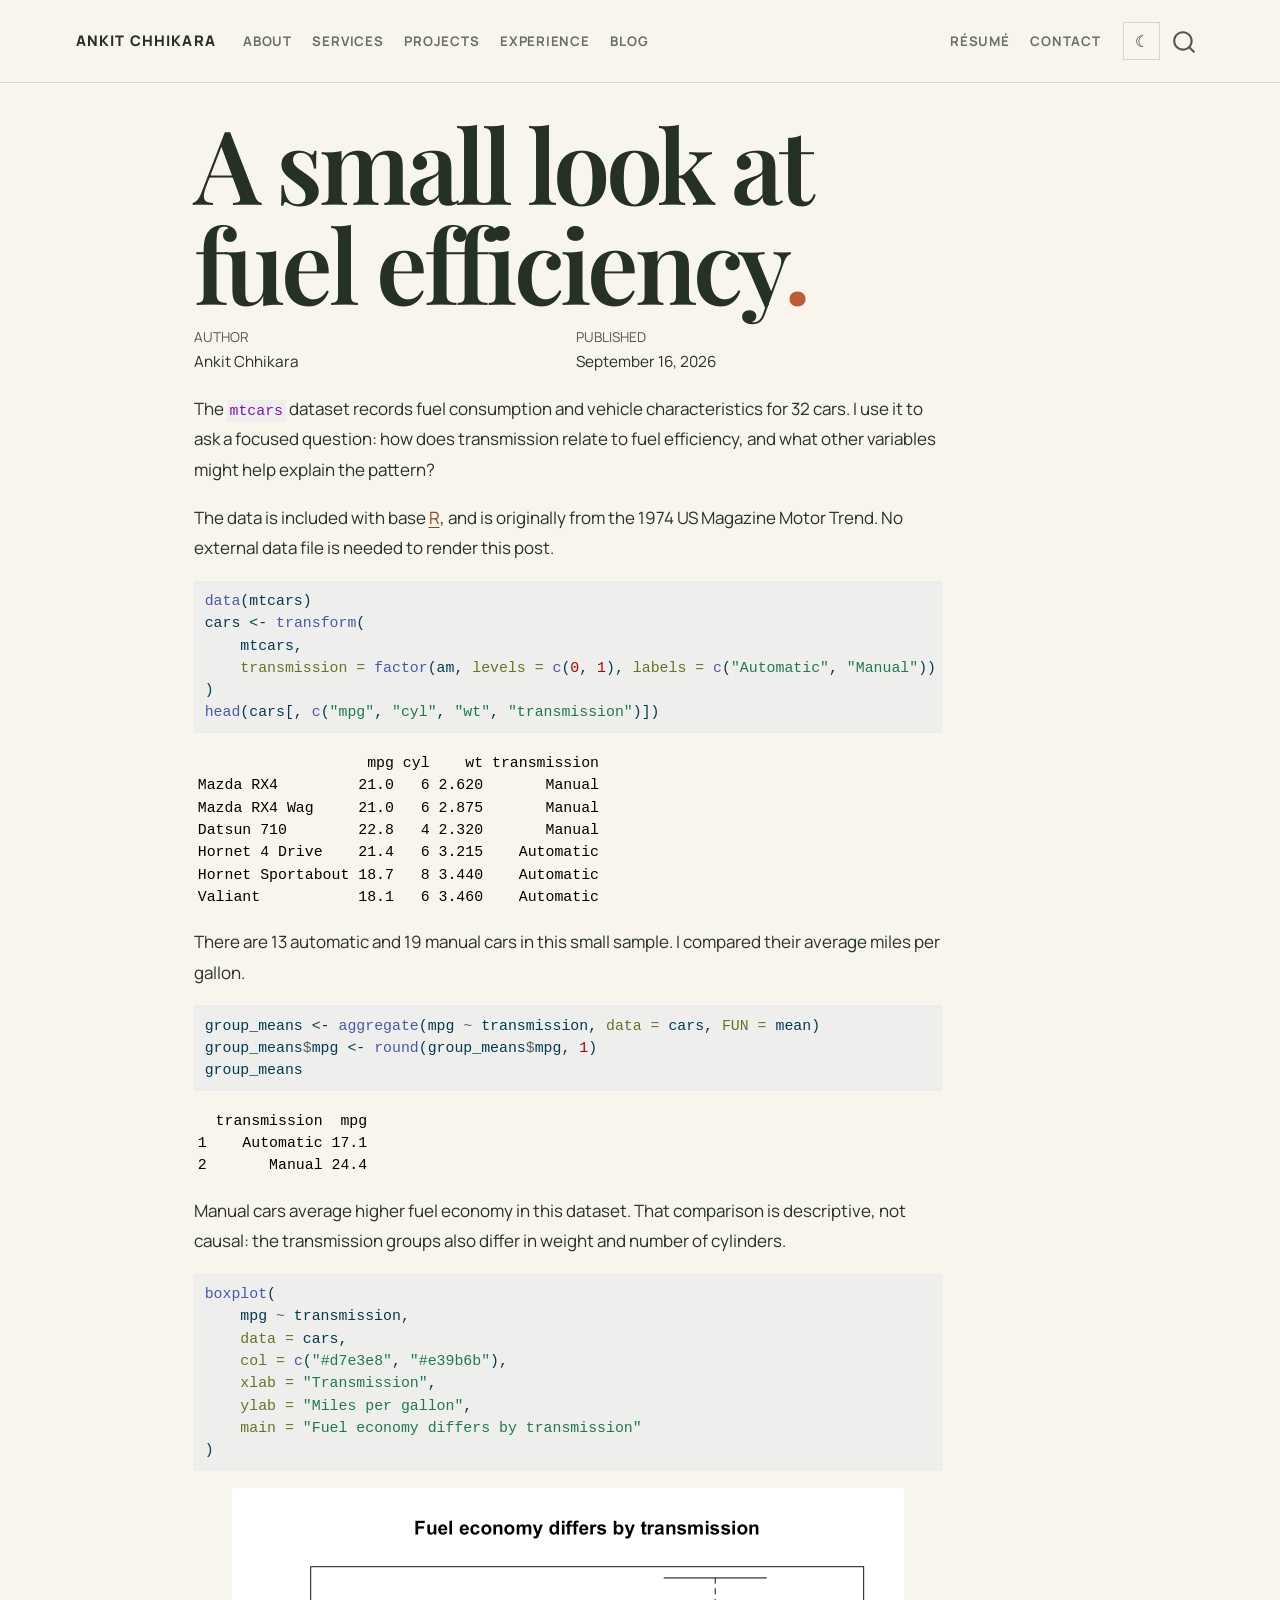
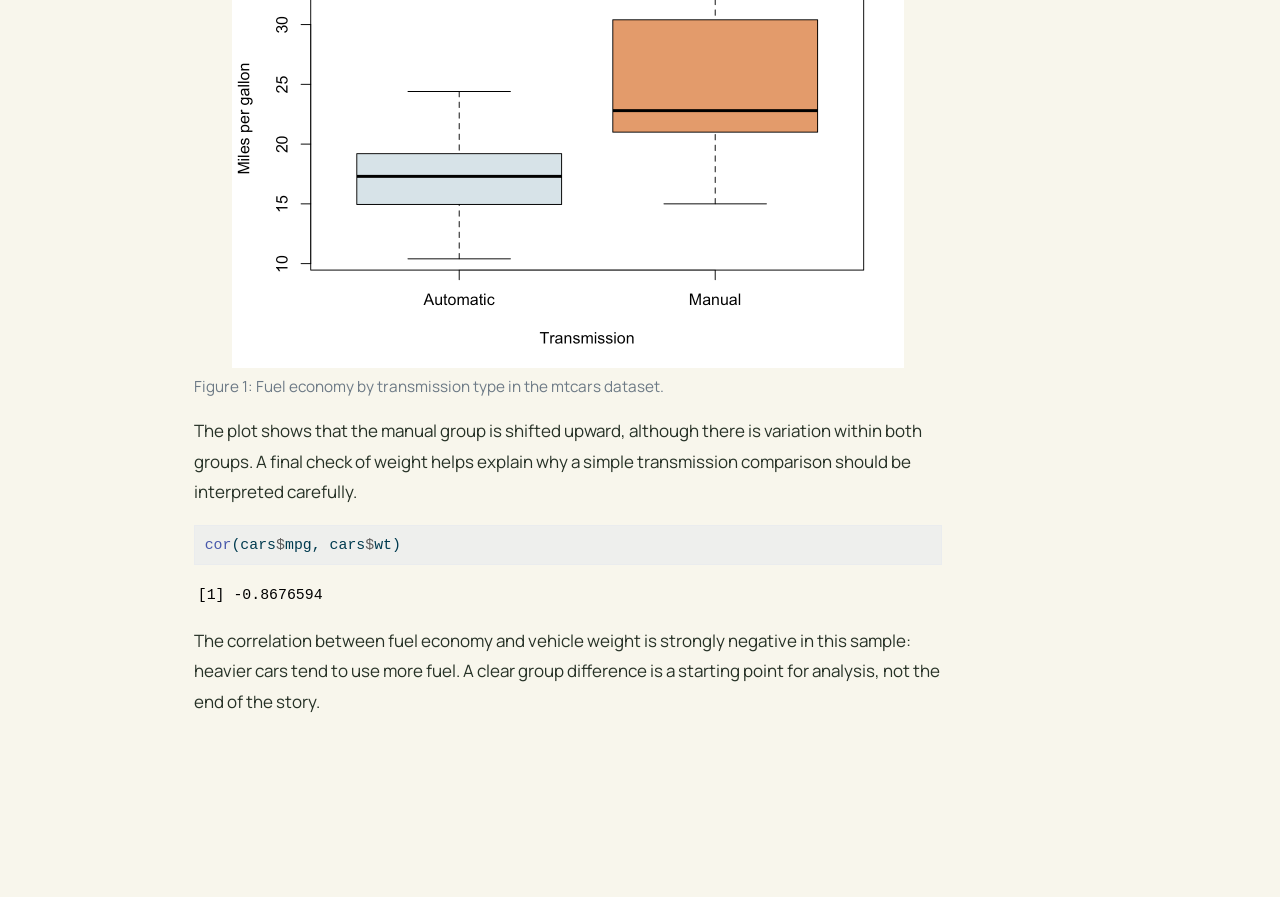
<file: docs/posts/mtcars-r/index.html>
<!DOCTYPE html>
<html xmlns="http://www.w3.org/1999/xhtml" lang="en" xml:lang="en"><head>

<meta charset="utf-8">
<meta name="generator" content="quarto-1.10.18">

<meta name="viewport" content="width=device-width, initial-scale=1.0, user-scalable=yes">

<meta name="author" content="Ankit Chhikara">
<meta name="dcterms.date" content="2026-09-16">

<title>A small look at fuel efficiency – Ankit Chhikara</title>
<style>
/* Default styles provided by pandoc.
** See https://pandoc.org/MANUAL.html#variables-for-html for config info.
*/
span.smallcaps{font-variant: small-caps;}
div.columns{display: flex; gap: 1.5em;}
div.column{flex: auto;}
@media screen {
div.columns{gap: min(4vw, 1.5em);}
div.column{overflow-x: auto;}
}
div.hanging-indent{margin-left: 1.5em; text-indent: -1.5em;}
ul.task-list{list-style: none;}
ul.task-list li input[type="checkbox"] {
  width: 0.8em;
  margin: 0 0.8em 0.2em -1em; /* quarto-specific, see https://github.com/quarto-dev/quarto-cli/issues/4556 */ 
  vertical-align: middle;
}
/* CSS for syntax highlighting */
html { -webkit-text-size-adjust: 100%; }
pre > code.sourceCode { white-space: pre; position: relative; }
pre > code.sourceCode > span { display: inline-block; line-height: 1.25; }
pre > code.sourceCode > span:empty { height: 1.2em; }
.sourceCode { overflow: visible; }
code.sourceCode > span { color: inherit; text-decoration: inherit; }
div.sourceCode { margin: 1em 0; }
pre.sourceCode { margin: 0; }
@media screen {
div.sourceCode { overflow: auto; }
}
@media print {
pre > code.sourceCode { white-space: pre-wrap; }
pre > code.sourceCode > span { text-indent: -5em; padding-left: 5em; }
}
pre.numberSource code
  { counter-reset: source-line 0; }
pre.numberSource code > span
  { position: relative; left: -4em; counter-increment: source-line; }
pre.numberSource code > span > a:first-child::before
  { content: counter(source-line);
    position: relative; left: -1em; text-align: right; vertical-align: baseline;
    border: none; display: inline-block;
    -webkit-touch-callout: none; -webkit-user-select: none;
    -khtml-user-select: none; -moz-user-select: none;
    -ms-user-select: none; user-select: none;
    padding: 0 4px; width: 4em;
  }
pre.numberSource { margin-left: 3em;  padding-left: 4px; }
div.sourceCode
  {   }
@media screen {
pre > code.sourceCode > span > a:first-child::before { text-decoration: underline; }
}
</style>


<script src="../../site_libs/quarto-nav/quarto-nav.js"></script>
<script src="../../site_libs/quarto-nav/headroom.min.js"></script>
<script src="../../site_libs/clipboard/clipboard.min.js"></script>
<script src="../../site_libs/quarto-search/autocomplete.umd.js"></script>
<script src="../../site_libs/quarto-search/fuse.min.js"></script>
<script src="../../site_libs/quarto-search/quarto-search.js"></script>
<meta name="quarto:offset" content="../../">
<script src="../../site_libs/quarto-html/quarto.js" type="module"></script>
<script src="../../site_libs/quarto-html/tabsets/tabsets.js" type="module"></script>
<script src="../../site_libs/quarto-html/popper.min.js"></script>
<script src="../../site_libs/quarto-html/tippy.umd.min.js"></script>
<script src="../../site_libs/quarto-html/anchor.min.js"></script>
<link href="../../site_libs/quarto-html/tippy.css" rel="stylesheet">
<link href="../../site_libs/quarto-html/quarto-syntax-highlighting-64a204ab8560d761af7679ceaba22944.css" rel="stylesheet" id="quarto-text-highlighting-styles">
<script src="../../site_libs/bootstrap/bootstrap.min.js"></script>
<link href="../../site_libs/bootstrap/bootstrap-icons.css" rel="stylesheet">
<link href="../../site_libs/bootstrap/bootstrap-445b8638c3d06994fee0907d791121c4.min.css" rel="stylesheet" append-hash="true" id="quarto-bootstrap" data-mode="light">
<script id="quarto-search-options" type="application/json">{
  "location": "navbar",
  "copy-button": false,
  "collapse-after": 3,
  "panel-placement": "end",
  "type": "overlay",
  "limit": 50,
  "keyboard-shortcut": [
    "f",
    "/",
    "s"
  ],
  "show-item-context": false,
  "language": {
    "search-no-results-text": "No results",
    "search-matching-documents-text": "matching documents",
    "search-copy-link-title": "Copy link to search",
    "search-hide-matches-text": "Hide additional matches",
    "search-more-match-text": "more match in this document",
    "search-more-matches-text": "more matches in this document",
    "search-clear-button-title": "Clear",
    "search-text-placeholder": "",
    "search-detached-cancel-button-title": "Cancel",
    "search-submit-button-title": "Submit",
    "search-label": "Search"
  }
}</script>


<link rel="stylesheet" href="../../styles.css">
</head>

<body class="nav-fixed quarto-light">

<div id="quarto-search-results"></div>
  <header id="quarto-header" class="headroom fixed-top">
    <nav class="navbar navbar-expand-lg " data-bs-theme="dark">
      <div class="navbar-container container-fluid">
      <div class="navbar-brand-container mx-auto">
    <a class="navbar-brand" href="../../index.html">
    <span class="navbar-title">Ankit Chhikara</span>
    </a>
  </div>
            <div id="quarto-search" class="" title="Search"></div>
          <button class="navbar-toggler" type="button" data-bs-toggle="collapse" data-bs-target="#navbarCollapse" aria-controls="navbarCollapse" role="menu" aria-expanded="false" aria-label="Toggle navigation" onclick="if (window.quartoToggleHeadroom) { window.quartoToggleHeadroom(); }">
  <span class="navbar-toggler-icon"></span>
</button>
          <div class="collapse navbar-collapse" id="navbarCollapse">
            <ul class="navbar-nav navbar-nav-scroll me-auto">
  <li class="nav-item">
    <a class="nav-link" href="../../index.html#about"> 
<span class="menu-text">About</span></a>
  </li>  
  <li class="nav-item">
    <a class="nav-link" href="../../index.html#services"> 
<span class="menu-text">Services</span></a>
  </li>  
  <li class="nav-item">
    <a class="nav-link" href="../../index.html#projects"> 
<span class="menu-text">Projects</span></a>
  </li>  
  <li class="nav-item">
    <a class="nav-link" href="../../index.html#experience"> 
<span class="menu-text">Experience</span></a>
  </li>  
  <li class="nav-item">
    <a class="nav-link" href="../../blog.html"> 
<span class="menu-text">Blog</span></a>
  </li>  
</ul>
            <ul class="navbar-nav navbar-nav-scroll ms-auto">
  <li class="nav-item">
    <a class="nav-link" href="../../resume.html"> 
<span class="menu-text">Résumé</span></a>
  </li>  
  <li class="nav-item">
    <a class="nav-link" href="../../info.html"> 
<span class="menu-text">Contact</span></a>
  </li>  
</ul>
          </div> <!-- /navcollapse -->
            <div class="quarto-navbar-tools">
</div>
      </div> <!-- /container-fluid -->
    </nav>
</header>
<!-- content -->
<div id="quarto-content" class="quarto-container page-columns page-rows-contents page-layout-article page-navbar">
<!-- sidebar -->
<!-- margin-sidebar -->
    <div id="quarto-margin-sidebar" class="sidebar margin-sidebar zindex-bottom">
        
    </div>
<!-- main -->
<main class="content" id="quarto-document-content">

<header id="title-block-header" class="quarto-title-block default">
<div class="quarto-title">
<h1 class="title">A small look at fuel efficiency</h1>
</div>



<div class="quarto-title-meta">

    <div>
    <div class="quarto-title-meta-heading">Author</div>
    <div class="quarto-title-meta-contents">
             <p>Ankit Chhikara </p>
          </div>
  </div>
    
    <div>
    <div class="quarto-title-meta-heading">Published</div>
    <div class="quarto-title-meta-contents">
      <p class="date">September 16, 2026</p>
    </div>
  </div>
  
    
  </div>
  


</header>


<p>The <code>mtcars</code> dataset records fuel consumption and vehicle characteristics for 32 cars. I use it to ask a focused question: how does transmission relate to fuel efficiency, and what other variables might help explain the pattern?</p>
<p>The data is included with base <a href="https://stat.ethz.ch/R-manual/R-devel/library/datasets/html/mtcars.html">R</a>, and is originally from the 1974 US Magazine Motor Trend. No external data file is needed to render this post.</p>
<div class="cell">
<div class="code-copy-outer-scaffold"><div class="sourceCode cell-code" id="cb1"><pre class="sourceCode r code-with-copy"><code class="sourceCode r"><span id="cb1-1"><a href="#cb1-1" aria-hidden="true" tabindex="-1"></a><span class="fu">data</span>(mtcars)</span>
<span id="cb1-2"><a href="#cb1-2" aria-hidden="true" tabindex="-1"></a>cars <span class="ot">&lt;-</span> <span class="fu">transform</span>(</span>
<span id="cb1-3"><a href="#cb1-3" aria-hidden="true" tabindex="-1"></a>    mtcars,</span>
<span id="cb1-4"><a href="#cb1-4" aria-hidden="true" tabindex="-1"></a>    <span class="at">transmission =</span> <span class="fu">factor</span>(am, <span class="at">levels =</span> <span class="fu">c</span>(<span class="dv">0</span>, <span class="dv">1</span>), <span class="at">labels =</span> <span class="fu">c</span>(<span class="st">"Automatic"</span>, <span class="st">"Manual"</span>))</span>
<span id="cb1-5"><a href="#cb1-5" aria-hidden="true" tabindex="-1"></a>)</span>
<span id="cb1-6"><a href="#cb1-6" aria-hidden="true" tabindex="-1"></a><span class="fu">head</span>(cars[, <span class="fu">c</span>(<span class="st">"mpg"</span>, <span class="st">"cyl"</span>, <span class="st">"wt"</span>, <span class="st">"transmission"</span>)])</span></code></pre></div><button title="Copy to Clipboard" class="code-copy-button"><i class="bi"></i></button></div>
<div class="cell-output cell-output-stdout">
<pre><code>                   mpg cyl    wt transmission
Mazda RX4         21.0   6 2.620       Manual
Mazda RX4 Wag     21.0   6 2.875       Manual
Datsun 710        22.8   4 2.320       Manual
Hornet 4 Drive    21.4   6 3.215    Automatic
Hornet Sportabout 18.7   8 3.440    Automatic
Valiant           18.1   6 3.460    Automatic</code></pre>
</div>
</div>
<p>There are 13 automatic and 19 manual cars in this small sample. I compared their average miles per gallon.</p>
<div class="cell">
<div class="code-copy-outer-scaffold"><div class="sourceCode cell-code" id="cb3"><pre class="sourceCode r code-with-copy"><code class="sourceCode r"><span id="cb3-1"><a href="#cb3-1" aria-hidden="true" tabindex="-1"></a>group_means <span class="ot">&lt;-</span> <span class="fu">aggregate</span>(mpg <span class="sc">~</span> transmission, <span class="at">data =</span> cars, <span class="at">FUN =</span> mean)</span>
<span id="cb3-2"><a href="#cb3-2" aria-hidden="true" tabindex="-1"></a>group_means<span class="sc">$</span>mpg <span class="ot">&lt;-</span> <span class="fu">round</span>(group_means<span class="sc">$</span>mpg, <span class="dv">1</span>)</span>
<span id="cb3-3"><a href="#cb3-3" aria-hidden="true" tabindex="-1"></a>group_means</span></code></pre></div><button title="Copy to Clipboard" class="code-copy-button"><i class="bi"></i></button></div>
<div class="cell-output cell-output-stdout">
<pre><code>  transmission  mpg
1    Automatic 17.1
2       Manual 24.4</code></pre>
</div>
</div>
<p>Manual cars average higher fuel economy in this dataset. That comparison is descriptive, not causal: the transmission groups also differ in weight and number of cylinders.</p>
<div class="cell">
<div class="code-copy-outer-scaffold"><div class="sourceCode cell-code" id="cb5"><pre class="sourceCode r code-with-copy"><code class="sourceCode r"><span id="cb5-1"><a href="#cb5-1" aria-hidden="true" tabindex="-1"></a><span class="fu">boxplot</span>(</span>
<span id="cb5-2"><a href="#cb5-2" aria-hidden="true" tabindex="-1"></a>    mpg <span class="sc">~</span> transmission,</span>
<span id="cb5-3"><a href="#cb5-3" aria-hidden="true" tabindex="-1"></a>    <span class="at">data =</span> cars,</span>
<span id="cb5-4"><a href="#cb5-4" aria-hidden="true" tabindex="-1"></a>    <span class="at">col =</span> <span class="fu">c</span>(<span class="st">"#d7e3e8"</span>, <span class="st">"#e39b6b"</span>),</span>
<span id="cb5-5"><a href="#cb5-5" aria-hidden="true" tabindex="-1"></a>    <span class="at">xlab =</span> <span class="st">"Transmission"</span>,</span>
<span id="cb5-6"><a href="#cb5-6" aria-hidden="true" tabindex="-1"></a>    <span class="at">ylab =</span> <span class="st">"Miles per gallon"</span>,</span>
<span id="cb5-7"><a href="#cb5-7" aria-hidden="true" tabindex="-1"></a>    <span class="at">main =</span> <span class="st">"Fuel economy differs by transmission"</span></span>
<span id="cb5-8"><a href="#cb5-8" aria-hidden="true" tabindex="-1"></a>)</span></code></pre></div><button title="Copy to Clipboard" class="code-copy-button"><i class="bi"></i></button></div>
<div class="cell-output-display">
<div id="fig-mtcars-mpg" class="quarto-float quarto-figure quarto-figure-center anchored">
<figure class="quarto-float quarto-float-fig figure">
<div aria-describedby="fig-mtcars-mpg-caption-0ceaefa1-69ba-4598-a22c-09a6ac19f8ca">
<img src="index_files/figure-html/fig-mtcars-mpg-1.png" class="img-fluid figure-img" width="672">
</div>
<figcaption class="quarto-float-caption-bottom quarto-float-caption quarto-float-fig" id="fig-mtcars-mpg-caption-0ceaefa1-69ba-4598-a22c-09a6ac19f8ca">
Figure&nbsp;1: Fuel economy by transmission type in the mtcars dataset.
</figcaption>
</figure>
</div>
</div>
</div>
<p>The plot shows that the manual group is shifted upward, although there is variation within both groups. A final check of weight helps explain why a simple transmission comparison should be interpreted carefully.</p>
<div class="cell">
<div class="code-copy-outer-scaffold"><div class="sourceCode cell-code" id="cb6"><pre class="sourceCode r code-with-copy"><code class="sourceCode r"><span id="cb6-1"><a href="#cb6-1" aria-hidden="true" tabindex="-1"></a><span class="fu">cor</span>(cars<span class="sc">$</span>mpg, cars<span class="sc">$</span>wt)</span></code></pre></div><button title="Copy to Clipboard" class="code-copy-button"><i class="bi"></i></button></div>
<div class="cell-output cell-output-stdout">
<pre><code>[1] -0.8676594</code></pre>
</div>
</div>
<p>The correlation between fuel economy and vehicle weight is strongly negative in this sample: heavier cars tend to use more fuel. A clear group difference is a starting point for analysis, not the end of the story.</p>



</main> <!-- /main -->
<script>
(function () {
  const savedTheme = localStorage.getItem('ankit-theme');
  const prefersDark = window.matchMedia('(prefers-color-scheme: dark)').matches;
  const theme = savedTheme || (prefersDark ? 'dark' : 'light');
  document.documentElement.dataset.theme = theme;

  window.addEventListener('DOMContentLoaded', function () {
    const tools = document.querySelector('.quarto-navbar-tools');
    if (!tools || tools.querySelector('.theme-toggle')) return;

    const button = document.createElement('button');
    button.className = 'theme-toggle';
    button.type = 'button';
    button.setAttribute('aria-label', theme === 'dark' ? 'Switch to light mode' : 'Switch to dark mode');
    button.setAttribute('title', button.getAttribute('aria-label'));
    button.innerHTML = theme === 'dark' ? '&#9728;' : '&#9790;';
    tools.appendChild(button);

    button.addEventListener('click', function () {
      const nextTheme = document.documentElement.dataset.theme === 'dark' ? 'light' : 'dark';
      document.documentElement.dataset.theme = nextTheme;
      localStorage.setItem('ankit-theme', nextTheme);
      const label = nextTheme === 'dark' ? 'Switch to light mode' : 'Switch to dark mode';
      button.setAttribute('aria-label', label);
      button.setAttribute('title', label);
      button.innerHTML = nextTheme === 'dark' ? '&#9728;' : '&#9790;';
    });
  });
})();
</script>
<script id="quarto-html-after-body" type="application/javascript">
  window.document.addEventListener("DOMContentLoaded", function (event) {
    const icon = "";
    const anchorJS = new window.AnchorJS();
    anchorJS.options = {
      placement: 'right',
      icon: icon
    };
    anchorJS.add('.anchored');
    const isCodeAnnotation = (el) => {
      for (const clz of el.classList) {
        if (clz.startsWith('code-annotation-')) {                     
          return true;
        }
      }
      return false;
    }
    const onCopySuccess = function(e) {
      // button target
      const button = e.trigger;
      // don't keep focus
      button.blur();
      // flash "checked"
      button.classList.add('code-copy-button-checked');
      var currentTitle = button.getAttribute("title");
      button.setAttribute("title", "Copied!");
      let tooltip;
      if (window.bootstrap) {
        button.setAttribute("data-bs-toggle", "tooltip");
        button.setAttribute("data-bs-placement", "left");
        button.setAttribute("data-bs-title", "Copied!");
        tooltip = new bootstrap.Tooltip(button, 
          { trigger: "manual", 
            customClass: "code-copy-button-tooltip",
            offset: [0, -8]});
        tooltip.show();    
      }
      setTimeout(function() {
        if (tooltip) {
          tooltip.hide();
          button.removeAttribute("data-bs-title");
          button.removeAttribute("data-bs-toggle");
          button.removeAttribute("data-bs-placement");
        }
        button.setAttribute("title", currentTitle);
        button.classList.remove('code-copy-button-checked');
      }, 1000);
      // clear code selection
      e.clearSelection();
    }
    const getTextToCopy = function(trigger) {
      const outerScaffold = trigger.parentElement.cloneNode(true);
      const codeEl = outerScaffold.querySelector('code');
      for (const childEl of codeEl.children) {
        if (isCodeAnnotation(childEl)) {
          childEl.remove();
        }
      }
      return codeEl.innerText;
    }
    const clipboard = new window.ClipboardJS('.code-copy-button:not([data-in-quarto-modal])', {
      text: getTextToCopy
    });
    clipboard.on('success', onCopySuccess);
    if (window.document.getElementById('quarto-embedded-source-code-modal')) {
      const clipboardModal = new window.ClipboardJS('.code-copy-button[data-in-quarto-modal]', {
        text: getTextToCopy,
        container: window.document.getElementById('quarto-embedded-source-code-modal')
      });
      clipboardModal.on('success', onCopySuccess);
    }
      var localhostRegex = new RegExp(/^(?:http|https):\/\/localhost\:?[0-9]*\//);
      var mailtoRegex = new RegExp(/^mailto:/);
        var filterRegex = new RegExp('/' + window.location.host + '/');
      var isInternal = (href) => {
          return filterRegex.test(href) || localhostRegex.test(href) || mailtoRegex.test(href);
      }
      // Inspect non-navigation links and adorn them if external
     var links = window.document.querySelectorAll('a[href]:not(.nav-link):not(.navbar-brand):not(.toc-action):not(.sidebar-link):not(.sidebar-item-toggle):not(.pagination-link):not(.no-external):not([aria-hidden]):not(.dropdown-item):not(.quarto-navigation-tool):not(.about-link)');
      for (var i=0; i<links.length; i++) {
        const link = links[i];
        if (!isInternal(link.href)) {
          // undo the damage that might have been done by quarto-nav.js in the case of
          // links that we want to consider external
          if (link.dataset.originalHref !== undefined) {
            link.href = link.dataset.originalHref;
          }
        }
      }
    function tippyHover(el, contentFn, onTriggerFn, onUntriggerFn) {
      const config = {
        allowHTML: true,
        maxWidth: 500,
        delay: 100,
        arrow: false,
        appendTo: function(el) {
            return el.parentElement;
        },
        interactive: true,
        interactiveBorder: 10,
        theme: 'quarto',
        placement: 'bottom-start',
      };
      if (contentFn) {
        config.content = contentFn;
      }
      if (onTriggerFn) {
        config.onTrigger = onTriggerFn;
      }
      if (onUntriggerFn) {
        config.onUntrigger = onUntriggerFn;
      }
      window.tippy(el, config); 
    }
    const noterefs = window.document.querySelectorAll('a[role="doc-noteref"]');
    for (var i=0; i<noterefs.length; i++) {
      const ref = noterefs[i];
      tippyHover(ref, function() {
        // use id or data attribute instead here
        let href = ref.getAttribute('data-footnote-href') || ref.getAttribute('href');
        try { href = new URL(href).hash; } catch {}
        const id = href.replace(/^#\/?/, "");
        const note = window.document.getElementById(id);
        if (note) {
          return note.innerHTML;
        } else {
          return "";
        }
      });
    }
    const xrefs = window.document.querySelectorAll('a.quarto-xref');
    const processXRef = (id, note) => {
      // Strip column container classes
      const stripColumnClz = (el) => {
        el.classList.remove("page-full", "page-columns");
        if (el.children) {
          for (const child of el.children) {
            stripColumnClz(child);
          }
        }
      }
      stripColumnClz(note)
      if (id === null || id.startsWith('sec-')) {
        // Special case sections, only their first couple elements
        const container = document.createElement("div");
        if (note.children && note.children.length > 2) {
          container.appendChild(note.children[0].cloneNode(true));
          for (let i = 1; i < note.children.length; i++) {
            const child = note.children[i];
            if (child.tagName === "P" && child.innerText === "") {
              continue;
            } else {
              container.appendChild(child.cloneNode(true));
              break;
            }
          }
          if (window.Quarto?.typesetMath) {
            window.Quarto.typesetMath(container);
          }
          return container.innerHTML
        } else {
          if (window.Quarto?.typesetMath) {
            window.Quarto.typesetMath(note);
          }
          return note.innerHTML;
        }
      } else {
        // Remove any anchor links if they are present
        const anchorLink = note.querySelector('a.anchorjs-link');
        if (anchorLink) {
          anchorLink.remove();
        }
        if (window.Quarto?.typesetMath) {
          window.Quarto.typesetMath(note);
        }
        if (note.classList.contains("callout")) {
          return note.outerHTML;
        } else {
          return note.innerHTML;
        }
      }
    }
    for (var i=0; i<xrefs.length; i++) {
      const xref = xrefs[i];
      tippyHover(xref, undefined, function(instance) {
        instance.disable();
        let url = xref.getAttribute('href');
        let hash = undefined; 
        if (url.startsWith('#')) {
          hash = url;
        } else {
          try { hash = new URL(url).hash; } catch {}
        }
        if (hash) {
          const id = hash.replace(/^#\/?/, "");
          const note = window.document.getElementById(id);
          if (note !== null) {
            try {
              const html = processXRef(id, note.cloneNode(true));
              instance.setContent(html);
            } finally {
              instance.enable();
              instance.show();
            }
          } else {
            // See if we can fetch this
            fetch(url.split('#')[0])
            .then(res => res.text())
            .then(html => {
              const parser = new DOMParser();
              const htmlDoc = parser.parseFromString(html, "text/html");
              const note = htmlDoc.getElementById(id);
              if (note !== null) {
                const html = processXRef(id, note);
                instance.setContent(html);
              } 
            }).finally(() => {
              instance.enable();
              instance.show();
            });
          }
        } else {
          // See if we can fetch a full url (with no hash to target)
          // This is a special case and we should probably do some content thinning / targeting
          fetch(url)
          .then(res => res.text())
          .then(html => {
            const parser = new DOMParser();
            const htmlDoc = parser.parseFromString(html, "text/html");
            const note = htmlDoc.querySelector('main.content');
            if (note !== null) {
              // This should only happen for chapter cross references
              // (since there is no id in the URL)
              // remove the first header
              if (note.children.length > 0 && note.children[0].tagName === "HEADER") {
                note.children[0].remove();
              }
              const html = processXRef(null, note);
              instance.setContent(html);
            } 
          }).finally(() => {
            instance.enable();
            instance.show();
          });
        }
      }, function(instance) {
      });
    }
        let selectedAnnoteEl;
        const selectorForAnnotation = ( cell, annotation) => {
          let cellAttr = 'data-code-cell="' + cell + '"';
          let lineAttr = 'data-code-annotation="' +  annotation + '"';
          const selector = 'span[' + cellAttr + '][' + lineAttr + ']';
          return selector;
        }
        const selectCodeLines = (annoteEl) => {
          const doc = window.document;
          const targetCell = annoteEl.getAttribute("data-target-cell");
          const targetAnnotation = annoteEl.getAttribute("data-target-annotation");
          const annoteSpan = window.document.querySelector(selectorForAnnotation(targetCell, targetAnnotation));
          const lines = annoteSpan.getAttribute("data-code-lines").split(",");
          const lineIds = lines.map((line) => {
            return targetCell + "-" + line;
          })
          let top = null;
          let height = null;
          let parent = null;
          if (lineIds.length > 0) {
              //compute the position of the single el (top and bottom and make a div)
              const el = window.document.getElementById(lineIds[0]);
              top = el.offsetTop;
              height = el.offsetHeight;
              parent = el.parentElement.parentElement;
            if (lineIds.length > 1) {
              const lastEl = window.document.getElementById(lineIds[lineIds.length - 1]);
              const bottom = lastEl.offsetTop + lastEl.offsetHeight;
              height = bottom - top;
            }
            if (top !== null && height !== null && parent !== null) {
              // cook up a div (if necessary) and position it 
              let div = window.document.getElementById("code-annotation-line-highlight");
              if (div === null) {
                div = window.document.createElement("div");
                div.setAttribute("id", "code-annotation-line-highlight");
                div.style.position = 'absolute';
                parent.appendChild(div);
              }
              div.style.top = top - 2 + "px";
              div.style.height = height + 4 + "px";
              div.style.left = 0;
              let gutterDiv = window.document.getElementById("code-annotation-line-highlight-gutter");
              if (gutterDiv === null) {
                gutterDiv = window.document.createElement("div");
                gutterDiv.setAttribute("id", "code-annotation-line-highlight-gutter");
                gutterDiv.style.position = 'absolute';
                const codeCell = window.document.getElementById(targetCell);
                const gutter = codeCell.querySelector('.code-annotation-gutter');
                gutter.appendChild(gutterDiv);
              }
              gutterDiv.style.top = top - 2 + "px";
              gutterDiv.style.height = height + 4 + "px";
            }
            selectedAnnoteEl = annoteEl;
          }
        };
        const unselectCodeLines = () => {
          const elementsIds = ["code-annotation-line-highlight", "code-annotation-line-highlight-gutter"];
          elementsIds.forEach((elId) => {
            const div = window.document.getElementById(elId);
            if (div) {
              div.remove();
            }
          });
          selectedAnnoteEl = undefined;
        };
          // Handle positioning of the toggle
      window.addEventListener(
        "resize",
        throttle(() => {
          elRect = undefined;
          if (selectedAnnoteEl) {
            selectCodeLines(selectedAnnoteEl);
          }
        }, 10)
      );
      function throttle(fn, ms) {
      let throttle = false;
      let timer;
        return (...args) => {
          if(!throttle) { // first call gets through
              fn.apply(this, args);
              throttle = true;
          } else { // all the others get throttled
              if(timer) clearTimeout(timer); // cancel #2
              timer = setTimeout(() => {
                fn.apply(this, args);
                timer = throttle = false;
              }, ms);
          }
        };
      }
        // Attach click handler to the DT
        const annoteDls = window.document.querySelectorAll('dt[data-target-cell]');
        for (const annoteDlNode of annoteDls) {
          annoteDlNode.addEventListener('click', (event) => {
            const clickedEl = event.target;
            if (clickedEl !== selectedAnnoteEl) {
              unselectCodeLines();
              const activeEl = window.document.querySelector('dt[data-target-cell].code-annotation-active');
              if (activeEl) {
                activeEl.classList.remove('code-annotation-active');
              }
              selectCodeLines(clickedEl);
              clickedEl.classList.add('code-annotation-active');
            } else {
              // Unselect the line
              unselectCodeLines();
              clickedEl.classList.remove('code-annotation-active');
            }
          });
        }
    const findCites = (el) => {
      const parentEl = el.parentElement;
      if (parentEl) {
        const cites = parentEl.dataset.cites;
        if (cites) {
          return {
            el,
            cites: cites.split(' ')
          };
        } else {
          return findCites(el.parentElement)
        }
      } else {
        return undefined;
      }
    };
    var bibliorefs = window.document.querySelectorAll('a[role="doc-biblioref"]');
    for (var i=0; i<bibliorefs.length; i++) {
      const ref = bibliorefs[i];
      const citeInfo = findCites(ref);
      if (citeInfo) {
        tippyHover(citeInfo.el, function() {
          var popup = window.document.createElement('div');
          citeInfo.cites.forEach(function(cite) {
            var citeDiv = window.document.createElement('div');
            citeDiv.classList.add('hanging-indent');
            citeDiv.classList.add('csl-entry');
            var biblioDiv = window.document.getElementById('ref-' + cite);
            if (biblioDiv) {
              citeDiv.innerHTML = biblioDiv.innerHTML;
            }
            popup.appendChild(citeDiv);
          });
          return popup.innerHTML;
        });
      }
    }
  });
  </script>
</div> <!-- /content -->




</body></html>
</file>
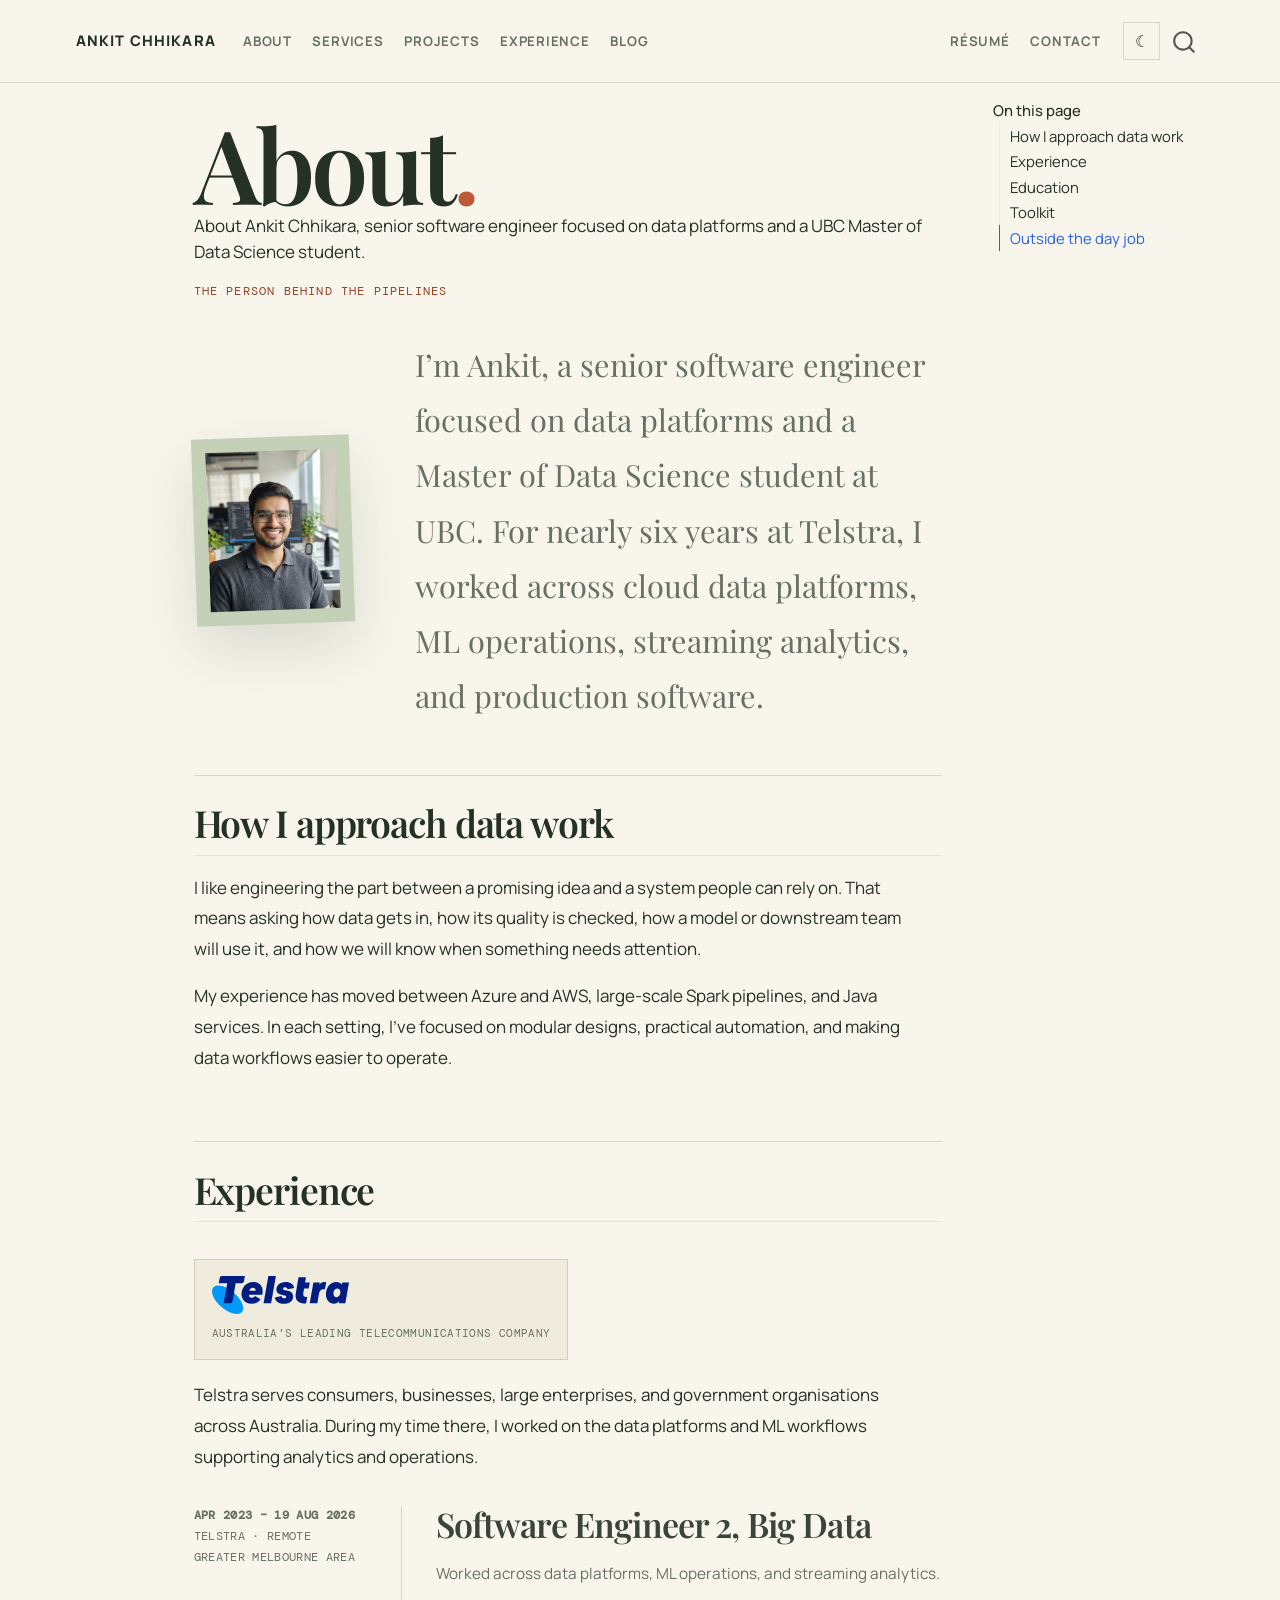
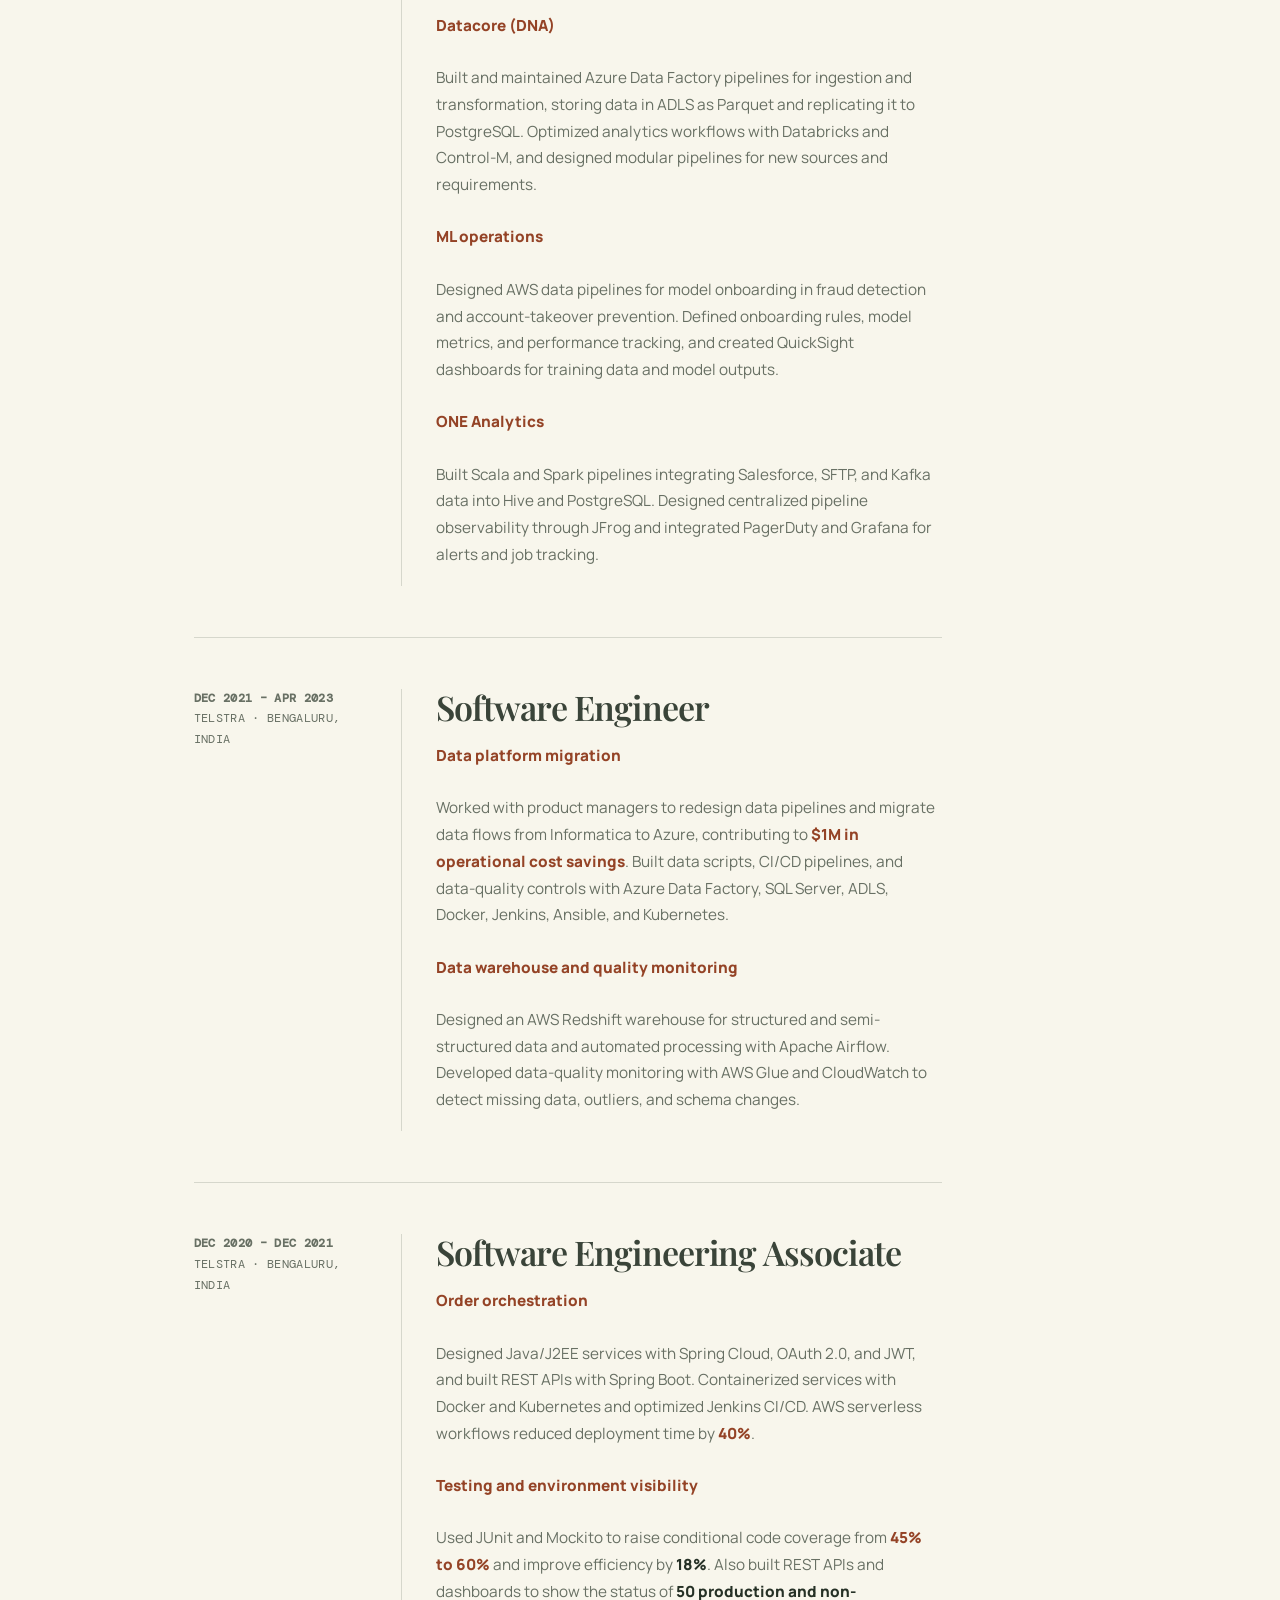
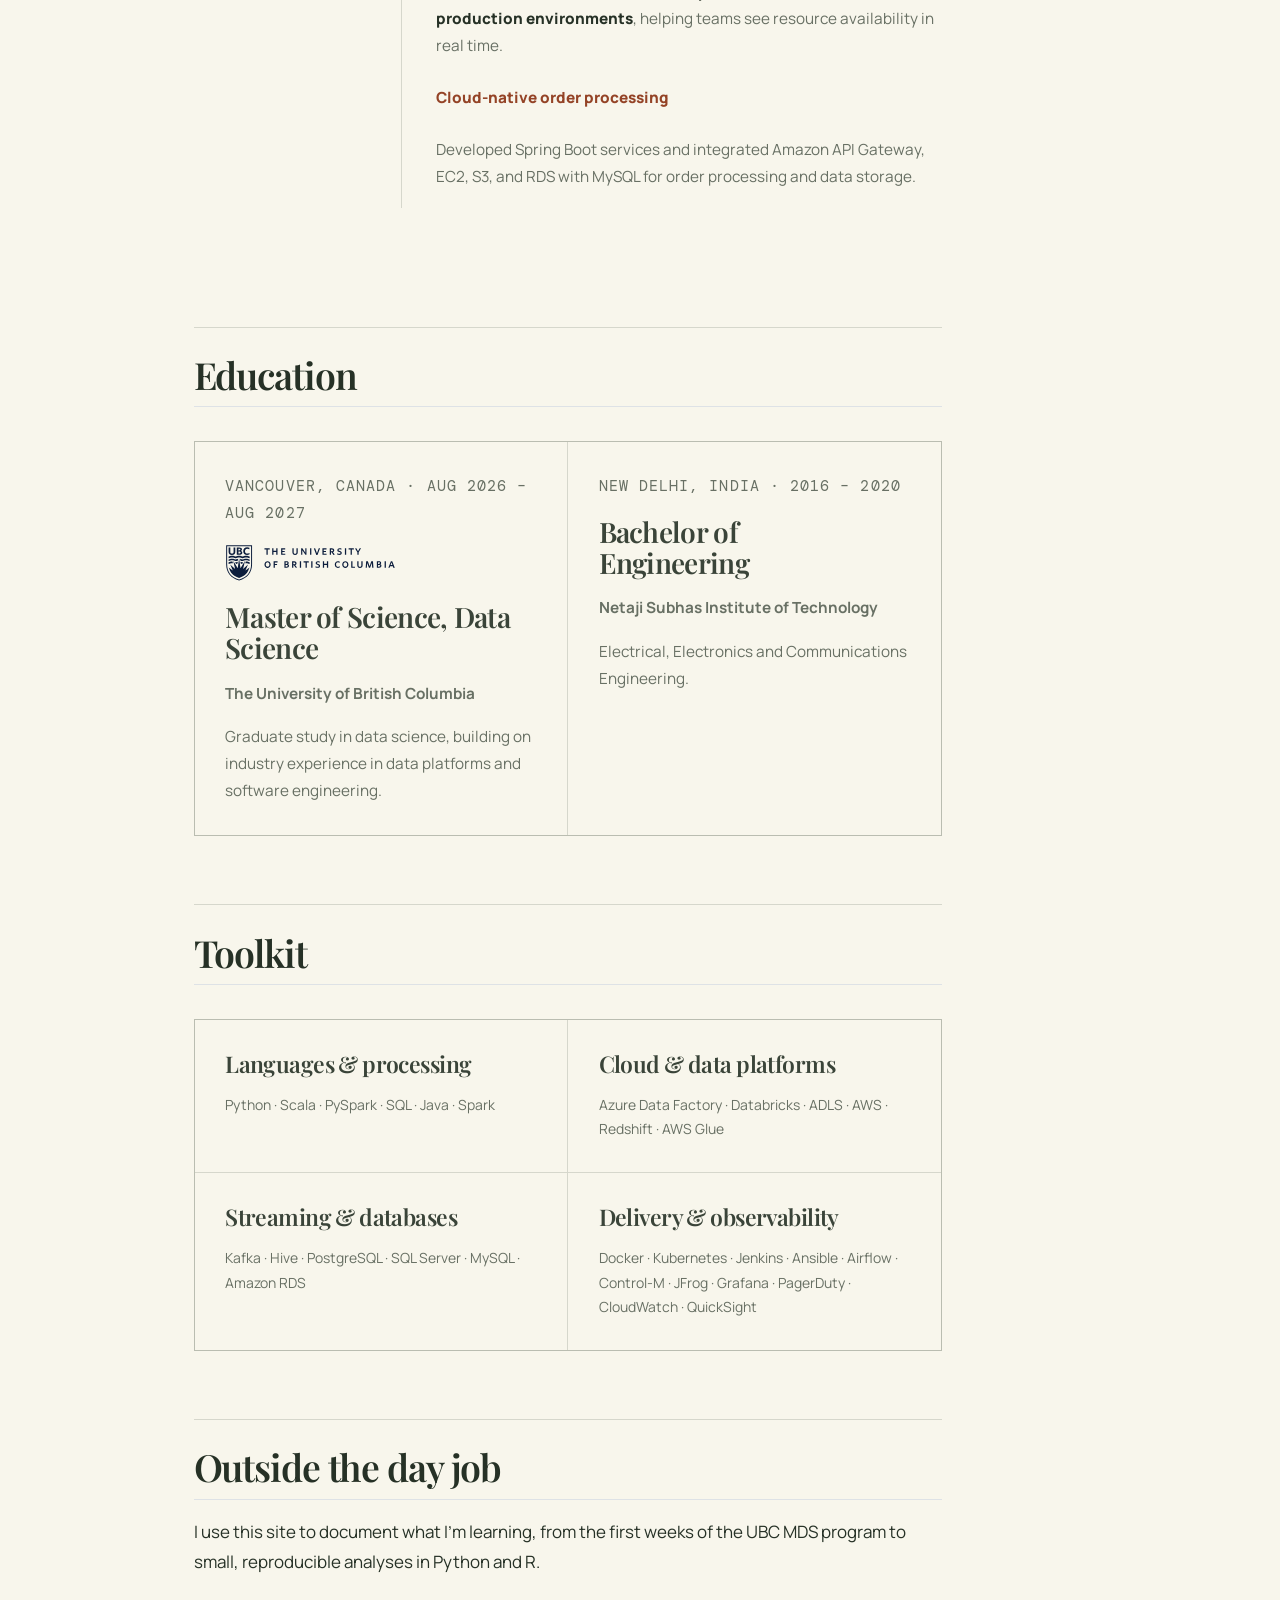
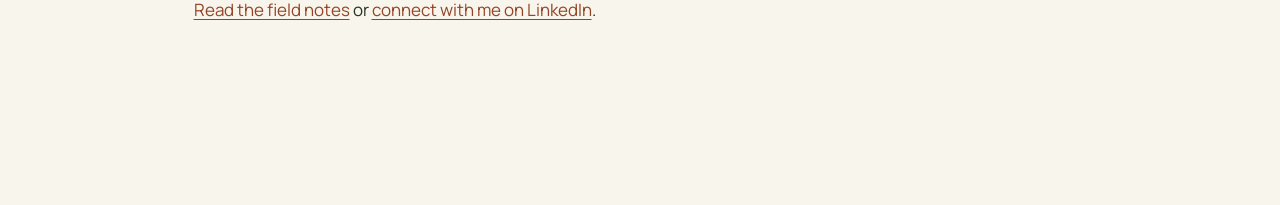
<file: docs/about.html>
<!DOCTYPE html>
<html xmlns="http://www.w3.org/1999/xhtml" lang="en" xml:lang="en"><head>

<meta charset="utf-8">
<meta name="generator" content="quarto-1.10.18">

<meta name="viewport" content="width=device-width, initial-scale=1.0, user-scalable=yes">

<meta name="description" content="About Ankit Chhikara, senior software engineer focused on data platforms and a UBC Master of Data Science student.">

<title>About – Ankit Chhikara</title>
<style>
/* Default styles provided by pandoc.
** See https://pandoc.org/MANUAL.html#variables-for-html for config info.
*/
span.smallcaps{font-variant: small-caps;}
div.columns{display: flex; gap: 1.5em;}
div.column{flex: auto;}
@media screen {
div.columns{gap: min(4vw, 1.5em);}
div.column{overflow-x: auto;}
}
div.hanging-indent{margin-left: 1.5em; text-indent: -1.5em;}
ul.task-list{list-style: none;}
ul.task-list li input[type="checkbox"] {
  width: 0.8em;
  margin: 0 0.8em 0.2em -1em; /* quarto-specific, see https://github.com/quarto-dev/quarto-cli/issues/4556 */ 
  vertical-align: middle;
}
</style>


<script src="site_libs/quarto-nav/quarto-nav.js"></script>
<script src="site_libs/quarto-nav/headroom.min.js"></script>
<script src="site_libs/clipboard/clipboard.min.js"></script>
<script src="site_libs/quarto-search/autocomplete.umd.js"></script>
<script src="site_libs/quarto-search/fuse.min.js"></script>
<script src="site_libs/quarto-search/quarto-search.js"></script>
<meta name="quarto:offset" content="./">
<script src="site_libs/quarto-html/quarto.js" type="module"></script>
<script src="site_libs/quarto-html/tabsets/tabsets.js" type="module"></script>
<script src="site_libs/quarto-html/popper.min.js"></script>
<script src="site_libs/quarto-html/tippy.umd.min.js"></script>
<script src="site_libs/quarto-html/anchor.min.js"></script>
<link href="site_libs/quarto-html/tippy.css" rel="stylesheet">
<link href="site_libs/quarto-html/quarto-syntax-highlighting-64a204ab8560d761af7679ceaba22944.css" rel="stylesheet" id="quarto-text-highlighting-styles">
<script src="site_libs/bootstrap/bootstrap.min.js"></script>
<link href="site_libs/bootstrap/bootstrap-icons.css" rel="stylesheet">
<link href="site_libs/bootstrap/bootstrap-445b8638c3d06994fee0907d791121c4.min.css" rel="stylesheet" append-hash="true" id="quarto-bootstrap" data-mode="light">
<script id="quarto-search-options" type="application/json">{
  "location": "navbar",
  "copy-button": false,
  "collapse-after": 3,
  "panel-placement": "end",
  "type": "overlay",
  "limit": 50,
  "keyboard-shortcut": [
    "f",
    "/",
    "s"
  ],
  "show-item-context": false,
  "language": {
    "search-no-results-text": "No results",
    "search-matching-documents-text": "matching documents",
    "search-copy-link-title": "Copy link to search",
    "search-hide-matches-text": "Hide additional matches",
    "search-more-match-text": "more match in this document",
    "search-more-matches-text": "more matches in this document",
    "search-clear-button-title": "Clear",
    "search-text-placeholder": "",
    "search-detached-cancel-button-title": "Cancel",
    "search-submit-button-title": "Submit",
    "search-label": "Search"
  }
}</script>


<link rel="stylesheet" href="styles.css">
</head>

<body class="nav-fixed quarto-light">

<div id="quarto-search-results"></div>
  <header id="quarto-header" class="headroom fixed-top">
    <nav class="navbar navbar-expand-lg " data-bs-theme="dark">
      <div class="navbar-container container-fluid">
      <div class="navbar-brand-container mx-auto">
    <a class="navbar-brand" href="./index.html">
    <span class="navbar-title">Ankit Chhikara</span>
    </a>
  </div>
            <div id="quarto-search" class="" title="Search"></div>
          <button class="navbar-toggler" type="button" data-bs-toggle="collapse" data-bs-target="#navbarCollapse" aria-controls="navbarCollapse" role="menu" aria-expanded="false" aria-label="Toggle navigation" onclick="if (window.quartoToggleHeadroom) { window.quartoToggleHeadroom(); }">
  <span class="navbar-toggler-icon"></span>
</button>
          <div class="collapse navbar-collapse" id="navbarCollapse">
            <ul class="navbar-nav navbar-nav-scroll me-auto">
  <li class="nav-item">
    <a class="nav-link" href="./index.html#about"> 
<span class="menu-text">About</span></a>
  </li>  
  <li class="nav-item">
    <a class="nav-link" href="./index.html#services"> 
<span class="menu-text">Services</span></a>
  </li>  
  <li class="nav-item">
    <a class="nav-link" href="./index.html#projects"> 
<span class="menu-text">Projects</span></a>
  </li>  
  <li class="nav-item">
    <a class="nav-link" href="./index.html#experience"> 
<span class="menu-text">Experience</span></a>
  </li>  
  <li class="nav-item">
    <a class="nav-link" href="./blog.html"> 
<span class="menu-text">Blog</span></a>
  </li>  
</ul>
            <ul class="navbar-nav navbar-nav-scroll ms-auto">
  <li class="nav-item">
    <a class="nav-link" href="./resume.html"> 
<span class="menu-text">Résumé</span></a>
  </li>  
  <li class="nav-item">
    <a class="nav-link" href="./info.html"> 
<span class="menu-text">Contact</span></a>
  </li>  
</ul>
          </div> <!-- /navcollapse -->
            <div class="quarto-navbar-tools">
</div>
      </div> <!-- /container-fluid -->
    </nav>
</header>
<!-- content -->
<div id="quarto-content" class="quarto-container page-columns page-rows-contents page-layout-article page-navbar">
<!-- sidebar -->
<!-- margin-sidebar -->
    <div id="quarto-margin-sidebar" class="sidebar margin-sidebar">
        <nav id="TOC" role="doc-toc" class="toc-active">
    <h2 id="toc-title">On this page</h2>
   
  <ul>
  <li><a href="#how-i-approach-data-work" id="toc-how-i-approach-data-work" class="nav-link active" data-scroll-target="#how-i-approach-data-work">How I approach data work</a></li>
  <li><a href="#experience" id="toc-experience" class="nav-link" data-scroll-target="#experience">Experience</a></li>
  <li><a href="#education" id="toc-education" class="nav-link" data-scroll-target="#education">Education</a></li>
  <li><a href="#toolkit" id="toc-toolkit" class="nav-link" data-scroll-target="#toolkit">Toolkit</a></li>
  <li><a href="#field-notes" id="toc-field-notes" class="nav-link" data-scroll-target="#field-notes">Outside the day job</a></li>
  </ul>
</nav>
    </div>
<!-- main -->
<main class="content" id="quarto-document-content">

<header id="title-block-header" class="quarto-title-block default">
<div class="quarto-title">
<h1 class="title">About</h1>
</div>

<div>
  <div class="description">
    About Ankit Chhikara, senior software engineer focused on data platforms and a UBC Master of Data Science student.
  </div>
</div>


<div class="quarto-title-meta">

    
  
    
  </div>
  


</header>


<p class="page-kicker">
The person behind the pipelines
</p>
<div class="about-overview">
<div class="about-portrait">
<img src="images/profile.jpg" alt="Portrait of Ankit Chhikara">
</div>
<p class="page-intro">
I’m Ankit, a senior software engineer focused on data platforms and a Master of Data Science student at UBC. For nearly six years at Telstra, I worked across cloud data platforms, ML operations, streaming analytics, and production software.
</p>
</div>
<section id="how-i-approach-data-work" class="level2">
<h2 class="anchored" data-anchor-id="how-i-approach-data-work">How I approach data work</h2>
<p>I like engineering the part between a promising idea and a system people can rely on. That means asking how data gets in, how its quality is checked, how a model or downstream team will use it, and how we will know when something needs attention.</p>
<p>My experience has moved between Azure and AWS, large-scale Spark pipelines, and Java services. In each setting, I’ve focused on modular designs, practical automation, and making data workflows easier to operate.</p>
</section>
<section id="experience" class="level2">
<h2 class="anchored" data-anchor-id="experience">Experience</h2>
<div class="affiliation-lockup">
<img class="employer-logo" src="images/logos/telstra.svg" alt="Telstra">
<p>
Australia’s leading telecommunications company
</p>
</div>
<p>
Telstra serves consumers, businesses, large enterprises, and government organisations across Australia. During my time there, I worked on the data platforms and ML workflows supporting analytics and operations.
</p>
<div class="profile-timeline">
<div class="timeline-item">
<div class="timeline-meta">
<p><strong>Apr 2023 – 19 Aug 2026</strong><br> Telstra · Remote<br> Greater Melbourne Area</p>
</div>
<section id="software-engineer-2-big-data" class="level3 timeline-content">
<h3 class="anchored" data-anchor-id="software-engineer-2-big-data">Software Engineer 2, Big Data</h3>
<p>Worked across data platforms, ML operations, and streaming analytics.</p>
<p><strong>Datacore (DNA)</strong></p>
<p>Built and maintained Azure Data Factory pipelines for ingestion and transformation, storing data in ADLS as Parquet and replicating it to PostgreSQL. Optimized analytics workflows with Databricks and Control-M, and designed modular pipelines for new sources and requirements.</p>
<p><strong>ML operations</strong></p>
<p>Designed AWS data pipelines for model onboarding in fraud detection and account-takeover prevention. Defined onboarding rules, model metrics, and performance tracking, and created QuickSight dashboards for training data and model outputs.</p>
<p><strong>ONE Analytics</strong></p>
<p>Built Scala and Spark pipelines integrating Salesforce, SFTP, and Kafka data into Hive and PostgreSQL. Designed centralized pipeline observability through JFrog and integrated PagerDuty and Grafana for alerts and job tracking.</p>
</section>
</div>
<div class="timeline-item">
<div class="timeline-meta">
<p><strong>Dec 2021 – Apr 2023</strong><br> Telstra · Bengaluru, India</p>
</div>
<section id="software-engineer" class="level3 timeline-content">
<h3 class="anchored" data-anchor-id="software-engineer">Software Engineer</h3>
<p><strong>Data platform migration</strong></p>
<p>Worked with product managers to redesign data pipelines and migrate data flows from Informatica to Azure, contributing to <strong>$1M in operational cost savings</strong>. Built data scripts, CI/CD pipelines, and data-quality controls with Azure Data Factory, SQL Server, ADLS, Docker, Jenkins, Ansible, and Kubernetes.</p>
<p><strong>Data warehouse and quality monitoring</strong></p>
<p>Designed an AWS Redshift warehouse for structured and semi-structured data and automated processing with Apache Airflow. Developed data-quality monitoring with AWS Glue and CloudWatch to detect missing data, outliers, and schema changes.</p>
</section>
</div>
<div class="timeline-item">
<div class="timeline-meta">
<p><strong>Dec 2020 – Dec 2021</strong><br> Telstra · Bengaluru, India</p>
</div>
<section id="software-engineering-associate" class="level3 timeline-content">
<h3 class="anchored" data-anchor-id="software-engineering-associate">Software Engineering Associate</h3>
<p><strong>Order orchestration</strong></p>
<p>Designed Java/J2EE services with Spring Cloud, OAuth 2.0, and JWT, and built REST APIs with Spring Boot. Containerized services with Docker and Kubernetes and optimized Jenkins CI/CD. AWS serverless workflows reduced deployment time by <strong>40%</strong>.</p>
<p><strong>Testing and environment visibility</strong></p>
<p>Used JUnit and Mockito to raise conditional code coverage from <strong>45% to 60%</strong> and improve efficiency by <strong>18%</strong>. Also built REST APIs and dashboards to show the status of <strong>50 production and non-production environments</strong>, helping teams see resource availability in real time.</p>
<p><strong>Cloud-native order processing</strong></p>
<p>Developed Spring Boot services and integrated Amazon API Gateway, EC2, S3, and RDS with MySQL for order processing and data storage.</p>
</section>
</div>
</div>
</section>
<section id="education" class="level2">
<h2 class="anchored" data-anchor-id="education">Education</h2>
<div class="education-grid">
<div class="education-card">
<p class="project-label">
Vancouver, Canada · Aug 2026 – Aug 2027
</p>
<p><img class="institution-logo" src="images/logos/ubc.svg" alt="The University of British Columbia"></p>
<section id="master-of-science-data-science" class="level3">
<h3 class="anchored" data-anchor-id="master-of-science-data-science">Master of Science, Data Science</h3>
<p><strong>The University of British Columbia</strong></p>
<p>Graduate study in data science, building on industry experience in data platforms and software engineering.</p>
</section>
</div>
<div class="education-card">
<p class="project-label">
New Delhi, India · 2016 – 2020
</p>
<section id="bachelor-of-engineering" class="level3">
<h3 class="anchored" data-anchor-id="bachelor-of-engineering">Bachelor of Engineering</h3>
<p><strong>Netaji Subhas Institute of Technology</strong></p>
<p>Electrical, Electronics and Communications Engineering.</p>
</section>
</div>
</div>
</section>
<section id="toolkit" class="level2">
<h2 class="anchored" data-anchor-id="toolkit">Toolkit</h2>
<div class="skills-grid">
<section id="languages-processing" class="level3 skill-card">
<h3 class="anchored" data-anchor-id="languages-processing">Languages &amp; processing</h3>
<p>Python · Scala · PySpark · SQL · Java · Spark</p>
</section>
<section id="cloud-data-platforms" class="level3 skill-card">
<h3 class="anchored" data-anchor-id="cloud-data-platforms">Cloud &amp; data platforms</h3>
<p>Azure Data Factory · Databricks · ADLS · AWS · Redshift · AWS Glue</p>
</section>
<section id="streaming-databases" class="level3 skill-card">
<h3 class="anchored" data-anchor-id="streaming-databases">Streaming &amp; databases</h3>
<p>Kafka · Hive · PostgreSQL · SQL Server · MySQL · Amazon RDS</p>
</section>
<section id="delivery-observability" class="level3 skill-card">
<h3 class="anchored" data-anchor-id="delivery-observability">Delivery &amp; observability</h3>
<p>Docker · Kubernetes · Jenkins · Ansible · Airflow · Control-M · JFrog · Grafana · PagerDuty · CloudWatch · QuickSight</p>
</section>
</div>
</section>
<section id="field-notes" class="level2">
<h2 class="anchored" data-anchor-id="field-notes">Outside the day job</h2>
<p>I use this site to document what I’m learning, from the first weeks of the UBC MDS program to small, reproducible analyses in Python and R.</p>
<p><a href="./blog.html">Read the field notes</a> or <a href="https://www.linkedin.com/in/ankitchhikara13/">connect with me on LinkedIn</a>.</p>


</section>

</main> <!-- /main -->
<script>
(function () {
  const savedTheme = localStorage.getItem('ankit-theme');
  const prefersDark = window.matchMedia('(prefers-color-scheme: dark)').matches;
  const theme = savedTheme || (prefersDark ? 'dark' : 'light');
  document.documentElement.dataset.theme = theme;

  window.addEventListener('DOMContentLoaded', function () {
    const tools = document.querySelector('.quarto-navbar-tools');
    if (!tools || tools.querySelector('.theme-toggle')) return;

    const button = document.createElement('button');
    button.className = 'theme-toggle';
    button.type = 'button';
    button.setAttribute('aria-label', theme === 'dark' ? 'Switch to light mode' : 'Switch to dark mode');
    button.setAttribute('title', button.getAttribute('aria-label'));
    button.innerHTML = theme === 'dark' ? '&#9728;' : '&#9790;';
    tools.appendChild(button);

    button.addEventListener('click', function () {
      const nextTheme = document.documentElement.dataset.theme === 'dark' ? 'light' : 'dark';
      document.documentElement.dataset.theme = nextTheme;
      localStorage.setItem('ankit-theme', nextTheme);
      const label = nextTheme === 'dark' ? 'Switch to light mode' : 'Switch to dark mode';
      button.setAttribute('aria-label', label);
      button.setAttribute('title', label);
      button.innerHTML = nextTheme === 'dark' ? '&#9728;' : '&#9790;';
    });
  });
})();
</script>
<script id="quarto-html-after-body" type="application/javascript">
  window.document.addEventListener("DOMContentLoaded", function (event) {
    const icon = "";
    const anchorJS = new window.AnchorJS();
    anchorJS.options = {
      placement: 'right',
      icon: icon
    };
    anchorJS.add('.anchored');
    const isCodeAnnotation = (el) => {
      for (const clz of el.classList) {
        if (clz.startsWith('code-annotation-')) {                     
          return true;
        }
      }
      return false;
    }
    const onCopySuccess = function(e) {
      // button target
      const button = e.trigger;
      // don't keep focus
      button.blur();
      // flash "checked"
      button.classList.add('code-copy-button-checked');
      var currentTitle = button.getAttribute("title");
      button.setAttribute("title", "Copied!");
      let tooltip;
      if (window.bootstrap) {
        button.setAttribute("data-bs-toggle", "tooltip");
        button.setAttribute("data-bs-placement", "left");
        button.setAttribute("data-bs-title", "Copied!");
        tooltip = new bootstrap.Tooltip(button, 
          { trigger: "manual", 
            customClass: "code-copy-button-tooltip",
            offset: [0, -8]});
        tooltip.show();    
      }
      setTimeout(function() {
        if (tooltip) {
          tooltip.hide();
          button.removeAttribute("data-bs-title");
          button.removeAttribute("data-bs-toggle");
          button.removeAttribute("data-bs-placement");
        }
        button.setAttribute("title", currentTitle);
        button.classList.remove('code-copy-button-checked');
      }, 1000);
      // clear code selection
      e.clearSelection();
    }
    const getTextToCopy = function(trigger) {
      const outerScaffold = trigger.parentElement.cloneNode(true);
      const codeEl = outerScaffold.querySelector('code');
      for (const childEl of codeEl.children) {
        if (isCodeAnnotation(childEl)) {
          childEl.remove();
        }
      }
      return codeEl.innerText;
    }
    const clipboard = new window.ClipboardJS('.code-copy-button:not([data-in-quarto-modal])', {
      text: getTextToCopy
    });
    clipboard.on('success', onCopySuccess);
    if (window.document.getElementById('quarto-embedded-source-code-modal')) {
      const clipboardModal = new window.ClipboardJS('.code-copy-button[data-in-quarto-modal]', {
        text: getTextToCopy,
        container: window.document.getElementById('quarto-embedded-source-code-modal')
      });
      clipboardModal.on('success', onCopySuccess);
    }
      var localhostRegex = new RegExp(/^(?:http|https):\/\/localhost\:?[0-9]*\//);
      var mailtoRegex = new RegExp(/^mailto:/);
        var filterRegex = new RegExp('/' + window.location.host + '/');
      var isInternal = (href) => {
          return filterRegex.test(href) || localhostRegex.test(href) || mailtoRegex.test(href);
      }
      // Inspect non-navigation links and adorn them if external
     var links = window.document.querySelectorAll('a[href]:not(.nav-link):not(.navbar-brand):not(.toc-action):not(.sidebar-link):not(.sidebar-item-toggle):not(.pagination-link):not(.no-external):not([aria-hidden]):not(.dropdown-item):not(.quarto-navigation-tool):not(.about-link)');
      for (var i=0; i<links.length; i++) {
        const link = links[i];
        if (!isInternal(link.href)) {
          // undo the damage that might have been done by quarto-nav.js in the case of
          // links that we want to consider external
          if (link.dataset.originalHref !== undefined) {
            link.href = link.dataset.originalHref;
          }
        }
      }
    function tippyHover(el, contentFn, onTriggerFn, onUntriggerFn) {
      const config = {
        allowHTML: true,
        maxWidth: 500,
        delay: 100,
        arrow: false,
        appendTo: function(el) {
            return el.parentElement;
        },
        interactive: true,
        interactiveBorder: 10,
        theme: 'quarto',
        placement: 'bottom-start',
      };
      if (contentFn) {
        config.content = contentFn;
      }
      if (onTriggerFn) {
        config.onTrigger = onTriggerFn;
      }
      if (onUntriggerFn) {
        config.onUntrigger = onUntriggerFn;
      }
      window.tippy(el, config); 
    }
    const noterefs = window.document.querySelectorAll('a[role="doc-noteref"]');
    for (var i=0; i<noterefs.length; i++) {
      const ref = noterefs[i];
      tippyHover(ref, function() {
        // use id or data attribute instead here
        let href = ref.getAttribute('data-footnote-href') || ref.getAttribute('href');
        try { href = new URL(href).hash; } catch {}
        const id = href.replace(/^#\/?/, "");
        const note = window.document.getElementById(id);
        if (note) {
          return note.innerHTML;
        } else {
          return "";
        }
      });
    }
    const xrefs = window.document.querySelectorAll('a.quarto-xref');
    const processXRef = (id, note) => {
      // Strip column container classes
      const stripColumnClz = (el) => {
        el.classList.remove("page-full", "page-columns");
        if (el.children) {
          for (const child of el.children) {
            stripColumnClz(child);
          }
        }
      }
      stripColumnClz(note)
      if (id === null || id.startsWith('sec-')) {
        // Special case sections, only their first couple elements
        const container = document.createElement("div");
        if (note.children && note.children.length > 2) {
          container.appendChild(note.children[0].cloneNode(true));
          for (let i = 1; i < note.children.length; i++) {
            const child = note.children[i];
            if (child.tagName === "P" && child.innerText === "") {
              continue;
            } else {
              container.appendChild(child.cloneNode(true));
              break;
            }
          }
          if (window.Quarto?.typesetMath) {
            window.Quarto.typesetMath(container);
          }
          return container.innerHTML
        } else {
          if (window.Quarto?.typesetMath) {
            window.Quarto.typesetMath(note);
          }
          return note.innerHTML;
        }
      } else {
        // Remove any anchor links if they are present
        const anchorLink = note.querySelector('a.anchorjs-link');
        if (anchorLink) {
          anchorLink.remove();
        }
        if (window.Quarto?.typesetMath) {
          window.Quarto.typesetMath(note);
        }
        if (note.classList.contains("callout")) {
          return note.outerHTML;
        } else {
          return note.innerHTML;
        }
      }
    }
    for (var i=0; i<xrefs.length; i++) {
      const xref = xrefs[i];
      tippyHover(xref, undefined, function(instance) {
        instance.disable();
        let url = xref.getAttribute('href');
        let hash = undefined; 
        if (url.startsWith('#')) {
          hash = url;
        } else {
          try { hash = new URL(url).hash; } catch {}
        }
        if (hash) {
          const id = hash.replace(/^#\/?/, "");
          const note = window.document.getElementById(id);
          if (note !== null) {
            try {
              const html = processXRef(id, note.cloneNode(true));
              instance.setContent(html);
            } finally {
              instance.enable();
              instance.show();
            }
          } else {
            // See if we can fetch this
            fetch(url.split('#')[0])
            .then(res => res.text())
            .then(html => {
              const parser = new DOMParser();
              const htmlDoc = parser.parseFromString(html, "text/html");
              const note = htmlDoc.getElementById(id);
              if (note !== null) {
                const html = processXRef(id, note);
                instance.setContent(html);
              } 
            }).finally(() => {
              instance.enable();
              instance.show();
            });
          }
        } else {
          // See if we can fetch a full url (with no hash to target)
          // This is a special case and we should probably do some content thinning / targeting
          fetch(url)
          .then(res => res.text())
          .then(html => {
            const parser = new DOMParser();
            const htmlDoc = parser.parseFromString(html, "text/html");
            const note = htmlDoc.querySelector('main.content');
            if (note !== null) {
              // This should only happen for chapter cross references
              // (since there is no id in the URL)
              // remove the first header
              if (note.children.length > 0 && note.children[0].tagName === "HEADER") {
                note.children[0].remove();
              }
              const html = processXRef(null, note);
              instance.setContent(html);
            } 
          }).finally(() => {
            instance.enable();
            instance.show();
          });
        }
      }, function(instance) {
      });
    }
        let selectedAnnoteEl;
        const selectorForAnnotation = ( cell, annotation) => {
          let cellAttr = 'data-code-cell="' + cell + '"';
          let lineAttr = 'data-code-annotation="' +  annotation + '"';
          const selector = 'span[' + cellAttr + '][' + lineAttr + ']';
          return selector;
        }
        const selectCodeLines = (annoteEl) => {
          const doc = window.document;
          const targetCell = annoteEl.getAttribute("data-target-cell");
          const targetAnnotation = annoteEl.getAttribute("data-target-annotation");
          const annoteSpan = window.document.querySelector(selectorForAnnotation(targetCell, targetAnnotation));
          const lines = annoteSpan.getAttribute("data-code-lines").split(",");
          const lineIds = lines.map((line) => {
            return targetCell + "-" + line;
          })
          let top = null;
          let height = null;
          let parent = null;
          if (lineIds.length > 0) {
              //compute the position of the single el (top and bottom and make a div)
              const el = window.document.getElementById(lineIds[0]);
              top = el.offsetTop;
              height = el.offsetHeight;
              parent = el.parentElement.parentElement;
            if (lineIds.length > 1) {
              const lastEl = window.document.getElementById(lineIds[lineIds.length - 1]);
              const bottom = lastEl.offsetTop + lastEl.offsetHeight;
              height = bottom - top;
            }
            if (top !== null && height !== null && parent !== null) {
              // cook up a div (if necessary) and position it 
              let div = window.document.getElementById("code-annotation-line-highlight");
              if (div === null) {
                div = window.document.createElement("div");
                div.setAttribute("id", "code-annotation-line-highlight");
                div.style.position = 'absolute';
                parent.appendChild(div);
              }
              div.style.top = top - 2 + "px";
              div.style.height = height + 4 + "px";
              div.style.left = 0;
              let gutterDiv = window.document.getElementById("code-annotation-line-highlight-gutter");
              if (gutterDiv === null) {
                gutterDiv = window.document.createElement("div");
                gutterDiv.setAttribute("id", "code-annotation-line-highlight-gutter");
                gutterDiv.style.position = 'absolute';
                const codeCell = window.document.getElementById(targetCell);
                const gutter = codeCell.querySelector('.code-annotation-gutter');
                gutter.appendChild(gutterDiv);
              }
              gutterDiv.style.top = top - 2 + "px";
              gutterDiv.style.height = height + 4 + "px";
            }
            selectedAnnoteEl = annoteEl;
          }
        };
        const unselectCodeLines = () => {
          const elementsIds = ["code-annotation-line-highlight", "code-annotation-line-highlight-gutter"];
          elementsIds.forEach((elId) => {
            const div = window.document.getElementById(elId);
            if (div) {
              div.remove();
            }
          });
          selectedAnnoteEl = undefined;
        };
          // Handle positioning of the toggle
      window.addEventListener(
        "resize",
        throttle(() => {
          elRect = undefined;
          if (selectedAnnoteEl) {
            selectCodeLines(selectedAnnoteEl);
          }
        }, 10)
      );
      function throttle(fn, ms) {
      let throttle = false;
      let timer;
        return (...args) => {
          if(!throttle) { // first call gets through
              fn.apply(this, args);
              throttle = true;
          } else { // all the others get throttled
              if(timer) clearTimeout(timer); // cancel #2
              timer = setTimeout(() => {
                fn.apply(this, args);
                timer = throttle = false;
              }, ms);
          }
        };
      }
        // Attach click handler to the DT
        const annoteDls = window.document.querySelectorAll('dt[data-target-cell]');
        for (const annoteDlNode of annoteDls) {
          annoteDlNode.addEventListener('click', (event) => {
            const clickedEl = event.target;
            if (clickedEl !== selectedAnnoteEl) {
              unselectCodeLines();
              const activeEl = window.document.querySelector('dt[data-target-cell].code-annotation-active');
              if (activeEl) {
                activeEl.classList.remove('code-annotation-active');
              }
              selectCodeLines(clickedEl);
              clickedEl.classList.add('code-annotation-active');
            } else {
              // Unselect the line
              unselectCodeLines();
              clickedEl.classList.remove('code-annotation-active');
            }
          });
        }
    const findCites = (el) => {
      const parentEl = el.parentElement;
      if (parentEl) {
        const cites = parentEl.dataset.cites;
        if (cites) {
          return {
            el,
            cites: cites.split(' ')
          };
        } else {
          return findCites(el.parentElement)
        }
      } else {
        return undefined;
      }
    };
    var bibliorefs = window.document.querySelectorAll('a[role="doc-biblioref"]');
    for (var i=0; i<bibliorefs.length; i++) {
      const ref = bibliorefs[i];
      const citeInfo = findCites(ref);
      if (citeInfo) {
        tippyHover(citeInfo.el, function() {
          var popup = window.document.createElement('div');
          citeInfo.cites.forEach(function(cite) {
            var citeDiv = window.document.createElement('div');
            citeDiv.classList.add('hanging-indent');
            citeDiv.classList.add('csl-entry');
            var biblioDiv = window.document.getElementById('ref-' + cite);
            if (biblioDiv) {
              citeDiv.innerHTML = biblioDiv.innerHTML;
            }
            popup.appendChild(citeDiv);
          });
          return popup.innerHTML;
        });
      }
    }
  });
  </script>
</div> <!-- /content -->




</body></html>
</file>
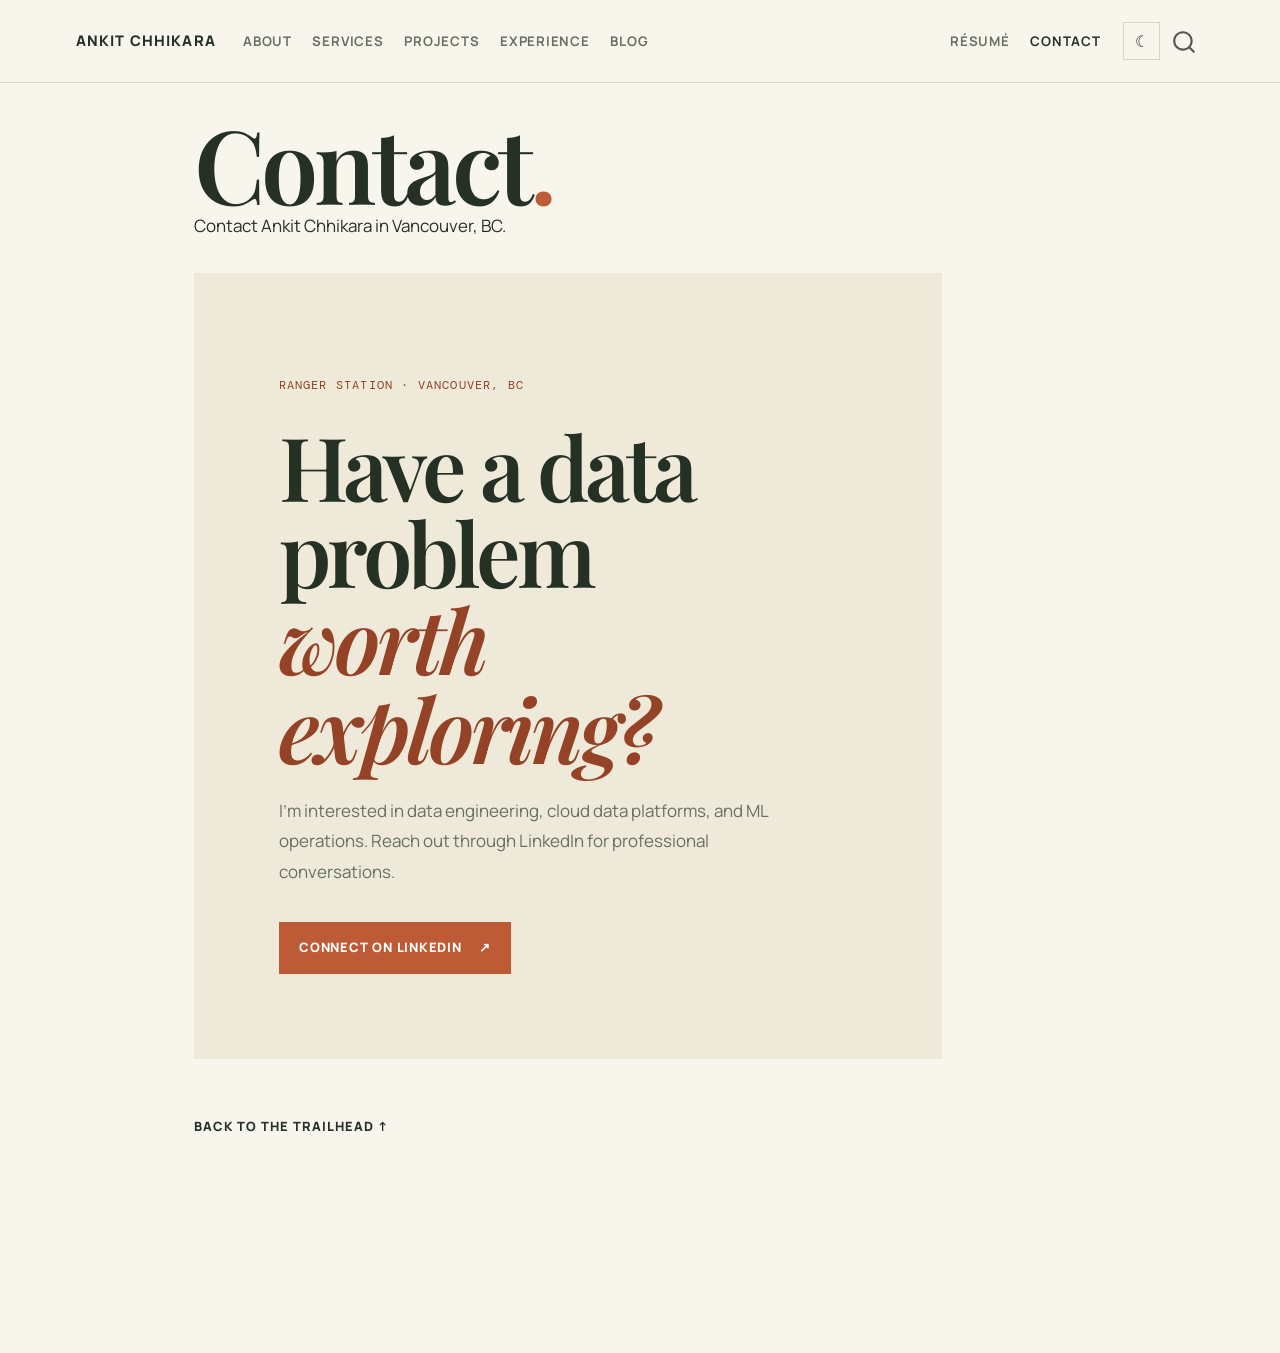
<file: docs/info.html>
<!DOCTYPE html>
<html xmlns="http://www.w3.org/1999/xhtml" lang="en" xml:lang="en"><head>

<meta charset="utf-8">
<meta name="generator" content="quarto-1.10.18">

<meta name="viewport" content="width=device-width, initial-scale=1.0, user-scalable=yes">

<meta name="description" content="Contact Ankit Chhikara in Vancouver, BC.">

<title>Contact – Ankit Chhikara</title>
<style>
/* Default styles provided by pandoc.
** See https://pandoc.org/MANUAL.html#variables-for-html for config info.
*/
span.smallcaps{font-variant: small-caps;}
div.columns{display: flex; gap: 1.5em;}
div.column{flex: auto;}
@media screen {
div.columns{gap: min(4vw, 1.5em);}
div.column{overflow-x: auto;}
}
div.hanging-indent{margin-left: 1.5em; text-indent: -1.5em;}
ul.task-list{list-style: none;}
ul.task-list li input[type="checkbox"] {
  width: 0.8em;
  margin: 0 0.8em 0.2em -1em; /* quarto-specific, see https://github.com/quarto-dev/quarto-cli/issues/4556 */ 
  vertical-align: middle;
}
</style>


<script src="site_libs/quarto-nav/quarto-nav.js"></script>
<script src="site_libs/quarto-nav/headroom.min.js"></script>
<script src="site_libs/clipboard/clipboard.min.js"></script>
<script src="site_libs/quarto-search/autocomplete.umd.js"></script>
<script src="site_libs/quarto-search/fuse.min.js"></script>
<script src="site_libs/quarto-search/quarto-search.js"></script>
<meta name="quarto:offset" content="./">
<script src="site_libs/quarto-html/quarto.js" type="module"></script>
<script src="site_libs/quarto-html/tabsets/tabsets.js" type="module"></script>
<script src="site_libs/quarto-html/popper.min.js"></script>
<script src="site_libs/quarto-html/tippy.umd.min.js"></script>
<script src="site_libs/quarto-html/anchor.min.js"></script>
<link href="site_libs/quarto-html/tippy.css" rel="stylesheet">
<link href="site_libs/quarto-html/quarto-syntax-highlighting-64a204ab8560d761af7679ceaba22944.css" rel="stylesheet" id="quarto-text-highlighting-styles">
<script src="site_libs/bootstrap/bootstrap.min.js"></script>
<link href="site_libs/bootstrap/bootstrap-icons.css" rel="stylesheet">
<link href="site_libs/bootstrap/bootstrap-445b8638c3d06994fee0907d791121c4.min.css" rel="stylesheet" append-hash="true" id="quarto-bootstrap" data-mode="light">
<script id="quarto-search-options" type="application/json">{
  "location": "navbar",
  "copy-button": false,
  "collapse-after": 3,
  "panel-placement": "end",
  "type": "overlay",
  "limit": 50,
  "keyboard-shortcut": [
    "f",
    "/",
    "s"
  ],
  "show-item-context": false,
  "language": {
    "search-no-results-text": "No results",
    "search-matching-documents-text": "matching documents",
    "search-copy-link-title": "Copy link to search",
    "search-hide-matches-text": "Hide additional matches",
    "search-more-match-text": "more match in this document",
    "search-more-matches-text": "more matches in this document",
    "search-clear-button-title": "Clear",
    "search-text-placeholder": "",
    "search-detached-cancel-button-title": "Cancel",
    "search-submit-button-title": "Submit",
    "search-label": "Search"
  }
}</script>


<link rel="stylesheet" href="styles.css">
</head>

<body class="nav-fixed quarto-light">

<div id="quarto-search-results"></div>
  <header id="quarto-header" class="headroom fixed-top">
    <nav class="navbar navbar-expand-lg " data-bs-theme="dark">
      <div class="navbar-container container-fluid">
      <div class="navbar-brand-container mx-auto">
    <a class="navbar-brand" href="./index.html">
    <span class="navbar-title">Ankit Chhikara</span>
    </a>
  </div>
            <div id="quarto-search" class="" title="Search"></div>
          <button class="navbar-toggler" type="button" data-bs-toggle="collapse" data-bs-target="#navbarCollapse" aria-controls="navbarCollapse" role="menu" aria-expanded="false" aria-label="Toggle navigation" onclick="if (window.quartoToggleHeadroom) { window.quartoToggleHeadroom(); }">
  <span class="navbar-toggler-icon"></span>
</button>
          <div class="collapse navbar-collapse" id="navbarCollapse">
            <ul class="navbar-nav navbar-nav-scroll me-auto">
  <li class="nav-item">
    <a class="nav-link" href="./index.html#about"> 
<span class="menu-text">About</span></a>
  </li>  
  <li class="nav-item">
    <a class="nav-link" href="./index.html#services"> 
<span class="menu-text">Services</span></a>
  </li>  
  <li class="nav-item">
    <a class="nav-link" href="./index.html#projects"> 
<span class="menu-text">Projects</span></a>
  </li>  
  <li class="nav-item">
    <a class="nav-link" href="./index.html#experience"> 
<span class="menu-text">Experience</span></a>
  </li>  
  <li class="nav-item">
    <a class="nav-link" href="./blog.html"> 
<span class="menu-text">Blog</span></a>
  </li>  
</ul>
            <ul class="navbar-nav navbar-nav-scroll ms-auto">
  <li class="nav-item">
    <a class="nav-link" href="./resume.html"> 
<span class="menu-text">Résumé</span></a>
  </li>  
  <li class="nav-item">
    <a class="nav-link active" href="./info.html" aria-current="page"> 
<span class="menu-text">Contact</span></a>
  </li>  
</ul>
          </div> <!-- /navcollapse -->
            <div class="quarto-navbar-tools">
</div>
      </div> <!-- /container-fluid -->
    </nav>
</header>
<!-- content -->
<div id="quarto-content" class="quarto-container page-columns page-rows-contents page-layout-article page-navbar">
<!-- sidebar -->
<!-- margin-sidebar -->
    <div id="quarto-margin-sidebar" class="sidebar margin-sidebar zindex-bottom">
        
    </div>
<!-- main -->
<main class="content" id="quarto-document-content">

<header id="title-block-header" class="quarto-title-block default">
<div class="quarto-title">
<h1 class="title">Contact</h1>
</div>

<div>
  <div class="description">
    Contact Ankit Chhikara in Vancouver, BC.
  </div>
</div>


<div class="quarto-title-meta">

    
  
    
  </div>
  


</header>


<section class="contact-card">
<p class="page-kicker">
Ranger station · Vancouver, BC
</p>
<h2 class="anchored">
Have a data problem<br><em>worth exploring?</em>
</h2>
<p>
I’m interested in data engineering, cloud data platforms, and ML operations. Reach out through LinkedIn for professional conversations.
</p>
<a class="button button-primary" href="https://www.linkedin.com/in/ankitchhikara13/" target="_blank" rel="noopener noreferrer">Connect on LinkedIn <span aria-hidden="true">↗</span></a>
</section>
<p class="contact-back">
<a href="./index.html">Back to the trailhead <span aria-hidden="true">↑</span></a>
</p>



</main> <!-- /main -->
<script>
(function () {
  const savedTheme = localStorage.getItem('ankit-theme');
  const prefersDark = window.matchMedia('(prefers-color-scheme: dark)').matches;
  const theme = savedTheme || (prefersDark ? 'dark' : 'light');
  document.documentElement.dataset.theme = theme;

  window.addEventListener('DOMContentLoaded', function () {
    const tools = document.querySelector('.quarto-navbar-tools');
    if (!tools || tools.querySelector('.theme-toggle')) return;

    const button = document.createElement('button');
    button.className = 'theme-toggle';
    button.type = 'button';
    button.setAttribute('aria-label', theme === 'dark' ? 'Switch to light mode' : 'Switch to dark mode');
    button.setAttribute('title', button.getAttribute('aria-label'));
    button.innerHTML = theme === 'dark' ? '&#9728;' : '&#9790;';
    tools.appendChild(button);

    button.addEventListener('click', function () {
      const nextTheme = document.documentElement.dataset.theme === 'dark' ? 'light' : 'dark';
      document.documentElement.dataset.theme = nextTheme;
      localStorage.setItem('ankit-theme', nextTheme);
      const label = nextTheme === 'dark' ? 'Switch to light mode' : 'Switch to dark mode';
      button.setAttribute('aria-label', label);
      button.setAttribute('title', label);
      button.innerHTML = nextTheme === 'dark' ? '&#9728;' : '&#9790;';
    });
  });
})();
</script>
<script id="quarto-html-after-body" type="application/javascript">
  window.document.addEventListener("DOMContentLoaded", function (event) {
    const icon = "";
    const anchorJS = new window.AnchorJS();
    anchorJS.options = {
      placement: 'right',
      icon: icon
    };
    anchorJS.add('.anchored');
    const isCodeAnnotation = (el) => {
      for (const clz of el.classList) {
        if (clz.startsWith('code-annotation-')) {                     
          return true;
        }
      }
      return false;
    }
    const onCopySuccess = function(e) {
      // button target
      const button = e.trigger;
      // don't keep focus
      button.blur();
      // flash "checked"
      button.classList.add('code-copy-button-checked');
      var currentTitle = button.getAttribute("title");
      button.setAttribute("title", "Copied!");
      let tooltip;
      if (window.bootstrap) {
        button.setAttribute("data-bs-toggle", "tooltip");
        button.setAttribute("data-bs-placement", "left");
        button.setAttribute("data-bs-title", "Copied!");
        tooltip = new bootstrap.Tooltip(button, 
          { trigger: "manual", 
            customClass: "code-copy-button-tooltip",
            offset: [0, -8]});
        tooltip.show();    
      }
      setTimeout(function() {
        if (tooltip) {
          tooltip.hide();
          button.removeAttribute("data-bs-title");
          button.removeAttribute("data-bs-toggle");
          button.removeAttribute("data-bs-placement");
        }
        button.setAttribute("title", currentTitle);
        button.classList.remove('code-copy-button-checked');
      }, 1000);
      // clear code selection
      e.clearSelection();
    }
    const getTextToCopy = function(trigger) {
      const outerScaffold = trigger.parentElement.cloneNode(true);
      const codeEl = outerScaffold.querySelector('code');
      for (const childEl of codeEl.children) {
        if (isCodeAnnotation(childEl)) {
          childEl.remove();
        }
      }
      return codeEl.innerText;
    }
    const clipboard = new window.ClipboardJS('.code-copy-button:not([data-in-quarto-modal])', {
      text: getTextToCopy
    });
    clipboard.on('success', onCopySuccess);
    if (window.document.getElementById('quarto-embedded-source-code-modal')) {
      const clipboardModal = new window.ClipboardJS('.code-copy-button[data-in-quarto-modal]', {
        text: getTextToCopy,
        container: window.document.getElementById('quarto-embedded-source-code-modal')
      });
      clipboardModal.on('success', onCopySuccess);
    }
      var localhostRegex = new RegExp(/^(?:http|https):\/\/localhost\:?[0-9]*\//);
      var mailtoRegex = new RegExp(/^mailto:/);
        var filterRegex = new RegExp('/' + window.location.host + '/');
      var isInternal = (href) => {
          return filterRegex.test(href) || localhostRegex.test(href) || mailtoRegex.test(href);
      }
      // Inspect non-navigation links and adorn them if external
     var links = window.document.querySelectorAll('a[href]:not(.nav-link):not(.navbar-brand):not(.toc-action):not(.sidebar-link):not(.sidebar-item-toggle):not(.pagination-link):not(.no-external):not([aria-hidden]):not(.dropdown-item):not(.quarto-navigation-tool):not(.about-link)');
      for (var i=0; i<links.length; i++) {
        const link = links[i];
        if (!isInternal(link.href)) {
          // undo the damage that might have been done by quarto-nav.js in the case of
          // links that we want to consider external
          if (link.dataset.originalHref !== undefined) {
            link.href = link.dataset.originalHref;
          }
        }
      }
    function tippyHover(el, contentFn, onTriggerFn, onUntriggerFn) {
      const config = {
        allowHTML: true,
        maxWidth: 500,
        delay: 100,
        arrow: false,
        appendTo: function(el) {
            return el.parentElement;
        },
        interactive: true,
        interactiveBorder: 10,
        theme: 'quarto',
        placement: 'bottom-start',
      };
      if (contentFn) {
        config.content = contentFn;
      }
      if (onTriggerFn) {
        config.onTrigger = onTriggerFn;
      }
      if (onUntriggerFn) {
        config.onUntrigger = onUntriggerFn;
      }
      window.tippy(el, config); 
    }
    const noterefs = window.document.querySelectorAll('a[role="doc-noteref"]');
    for (var i=0; i<noterefs.length; i++) {
      const ref = noterefs[i];
      tippyHover(ref, function() {
        // use id or data attribute instead here
        let href = ref.getAttribute('data-footnote-href') || ref.getAttribute('href');
        try { href = new URL(href).hash; } catch {}
        const id = href.replace(/^#\/?/, "");
        const note = window.document.getElementById(id);
        if (note) {
          return note.innerHTML;
        } else {
          return "";
        }
      });
    }
    const xrefs = window.document.querySelectorAll('a.quarto-xref');
    const processXRef = (id, note) => {
      // Strip column container classes
      const stripColumnClz = (el) => {
        el.classList.remove("page-full", "page-columns");
        if (el.children) {
          for (const child of el.children) {
            stripColumnClz(child);
          }
        }
      }
      stripColumnClz(note)
      if (id === null || id.startsWith('sec-')) {
        // Special case sections, only their first couple elements
        const container = document.createElement("div");
        if (note.children && note.children.length > 2) {
          container.appendChild(note.children[0].cloneNode(true));
          for (let i = 1; i < note.children.length; i++) {
            const child = note.children[i];
            if (child.tagName === "P" && child.innerText === "") {
              continue;
            } else {
              container.appendChild(child.cloneNode(true));
              break;
            }
          }
          if (window.Quarto?.typesetMath) {
            window.Quarto.typesetMath(container);
          }
          return container.innerHTML
        } else {
          if (window.Quarto?.typesetMath) {
            window.Quarto.typesetMath(note);
          }
          return note.innerHTML;
        }
      } else {
        // Remove any anchor links if they are present
        const anchorLink = note.querySelector('a.anchorjs-link');
        if (anchorLink) {
          anchorLink.remove();
        }
        if (window.Quarto?.typesetMath) {
          window.Quarto.typesetMath(note);
        }
        if (note.classList.contains("callout")) {
          return note.outerHTML;
        } else {
          return note.innerHTML;
        }
      }
    }
    for (var i=0; i<xrefs.length; i++) {
      const xref = xrefs[i];
      tippyHover(xref, undefined, function(instance) {
        instance.disable();
        let url = xref.getAttribute('href');
        let hash = undefined; 
        if (url.startsWith('#')) {
          hash = url;
        } else {
          try { hash = new URL(url).hash; } catch {}
        }
        if (hash) {
          const id = hash.replace(/^#\/?/, "");
          const note = window.document.getElementById(id);
          if (note !== null) {
            try {
              const html = processXRef(id, note.cloneNode(true));
              instance.setContent(html);
            } finally {
              instance.enable();
              instance.show();
            }
          } else {
            // See if we can fetch this
            fetch(url.split('#')[0])
            .then(res => res.text())
            .then(html => {
              const parser = new DOMParser();
              const htmlDoc = parser.parseFromString(html, "text/html");
              const note = htmlDoc.getElementById(id);
              if (note !== null) {
                const html = processXRef(id, note);
                instance.setContent(html);
              } 
            }).finally(() => {
              instance.enable();
              instance.show();
            });
          }
        } else {
          // See if we can fetch a full url (with no hash to target)
          // This is a special case and we should probably do some content thinning / targeting
          fetch(url)
          .then(res => res.text())
          .then(html => {
            const parser = new DOMParser();
            const htmlDoc = parser.parseFromString(html, "text/html");
            const note = htmlDoc.querySelector('main.content');
            if (note !== null) {
              // This should only happen for chapter cross references
              // (since there is no id in the URL)
              // remove the first header
              if (note.children.length > 0 && note.children[0].tagName === "HEADER") {
                note.children[0].remove();
              }
              const html = processXRef(null, note);
              instance.setContent(html);
            } 
          }).finally(() => {
            instance.enable();
            instance.show();
          });
        }
      }, function(instance) {
      });
    }
        let selectedAnnoteEl;
        const selectorForAnnotation = ( cell, annotation) => {
          let cellAttr = 'data-code-cell="' + cell + '"';
          let lineAttr = 'data-code-annotation="' +  annotation + '"';
          const selector = 'span[' + cellAttr + '][' + lineAttr + ']';
          return selector;
        }
        const selectCodeLines = (annoteEl) => {
          const doc = window.document;
          const targetCell = annoteEl.getAttribute("data-target-cell");
          const targetAnnotation = annoteEl.getAttribute("data-target-annotation");
          const annoteSpan = window.document.querySelector(selectorForAnnotation(targetCell, targetAnnotation));
          const lines = annoteSpan.getAttribute("data-code-lines").split(",");
          const lineIds = lines.map((line) => {
            return targetCell + "-" + line;
          })
          let top = null;
          let height = null;
          let parent = null;
          if (lineIds.length > 0) {
              //compute the position of the single el (top and bottom and make a div)
              const el = window.document.getElementById(lineIds[0]);
              top = el.offsetTop;
              height = el.offsetHeight;
              parent = el.parentElement.parentElement;
            if (lineIds.length > 1) {
              const lastEl = window.document.getElementById(lineIds[lineIds.length - 1]);
              const bottom = lastEl.offsetTop + lastEl.offsetHeight;
              height = bottom - top;
            }
            if (top !== null && height !== null && parent !== null) {
              // cook up a div (if necessary) and position it 
              let div = window.document.getElementById("code-annotation-line-highlight");
              if (div === null) {
                div = window.document.createElement("div");
                div.setAttribute("id", "code-annotation-line-highlight");
                div.style.position = 'absolute';
                parent.appendChild(div);
              }
              div.style.top = top - 2 + "px";
              div.style.height = height + 4 + "px";
              div.style.left = 0;
              let gutterDiv = window.document.getElementById("code-annotation-line-highlight-gutter");
              if (gutterDiv === null) {
                gutterDiv = window.document.createElement("div");
                gutterDiv.setAttribute("id", "code-annotation-line-highlight-gutter");
                gutterDiv.style.position = 'absolute';
                const codeCell = window.document.getElementById(targetCell);
                const gutter = codeCell.querySelector('.code-annotation-gutter');
                gutter.appendChild(gutterDiv);
              }
              gutterDiv.style.top = top - 2 + "px";
              gutterDiv.style.height = height + 4 + "px";
            }
            selectedAnnoteEl = annoteEl;
          }
        };
        const unselectCodeLines = () => {
          const elementsIds = ["code-annotation-line-highlight", "code-annotation-line-highlight-gutter"];
          elementsIds.forEach((elId) => {
            const div = window.document.getElementById(elId);
            if (div) {
              div.remove();
            }
          });
          selectedAnnoteEl = undefined;
        };
          // Handle positioning of the toggle
      window.addEventListener(
        "resize",
        throttle(() => {
          elRect = undefined;
          if (selectedAnnoteEl) {
            selectCodeLines(selectedAnnoteEl);
          }
        }, 10)
      );
      function throttle(fn, ms) {
      let throttle = false;
      let timer;
        return (...args) => {
          if(!throttle) { // first call gets through
              fn.apply(this, args);
              throttle = true;
          } else { // all the others get throttled
              if(timer) clearTimeout(timer); // cancel #2
              timer = setTimeout(() => {
                fn.apply(this, args);
                timer = throttle = false;
              }, ms);
          }
        };
      }
        // Attach click handler to the DT
        const annoteDls = window.document.querySelectorAll('dt[data-target-cell]');
        for (const annoteDlNode of annoteDls) {
          annoteDlNode.addEventListener('click', (event) => {
            const clickedEl = event.target;
            if (clickedEl !== selectedAnnoteEl) {
              unselectCodeLines();
              const activeEl = window.document.querySelector('dt[data-target-cell].code-annotation-active');
              if (activeEl) {
                activeEl.classList.remove('code-annotation-active');
              }
              selectCodeLines(clickedEl);
              clickedEl.classList.add('code-annotation-active');
            } else {
              // Unselect the line
              unselectCodeLines();
              clickedEl.classList.remove('code-annotation-active');
            }
          });
        }
    const findCites = (el) => {
      const parentEl = el.parentElement;
      if (parentEl) {
        const cites = parentEl.dataset.cites;
        if (cites) {
          return {
            el,
            cites: cites.split(' ')
          };
        } else {
          return findCites(el.parentElement)
        }
      } else {
        return undefined;
      }
    };
    var bibliorefs = window.document.querySelectorAll('a[role="doc-biblioref"]');
    for (var i=0; i<bibliorefs.length; i++) {
      const ref = bibliorefs[i];
      const citeInfo = findCites(ref);
      if (citeInfo) {
        tippyHover(citeInfo.el, function() {
          var popup = window.document.createElement('div');
          citeInfo.cites.forEach(function(cite) {
            var citeDiv = window.document.createElement('div');
            citeDiv.classList.add('hanging-indent');
            citeDiv.classList.add('csl-entry');
            var biblioDiv = window.document.getElementById('ref-' + cite);
            if (biblioDiv) {
              citeDiv.innerHTML = biblioDiv.innerHTML;
            }
            popup.appendChild(citeDiv);
          });
          return popup.innerHTML;
        });
      }
    }
  });
  </script>
</div> <!-- /content -->




</body></html>
</file>
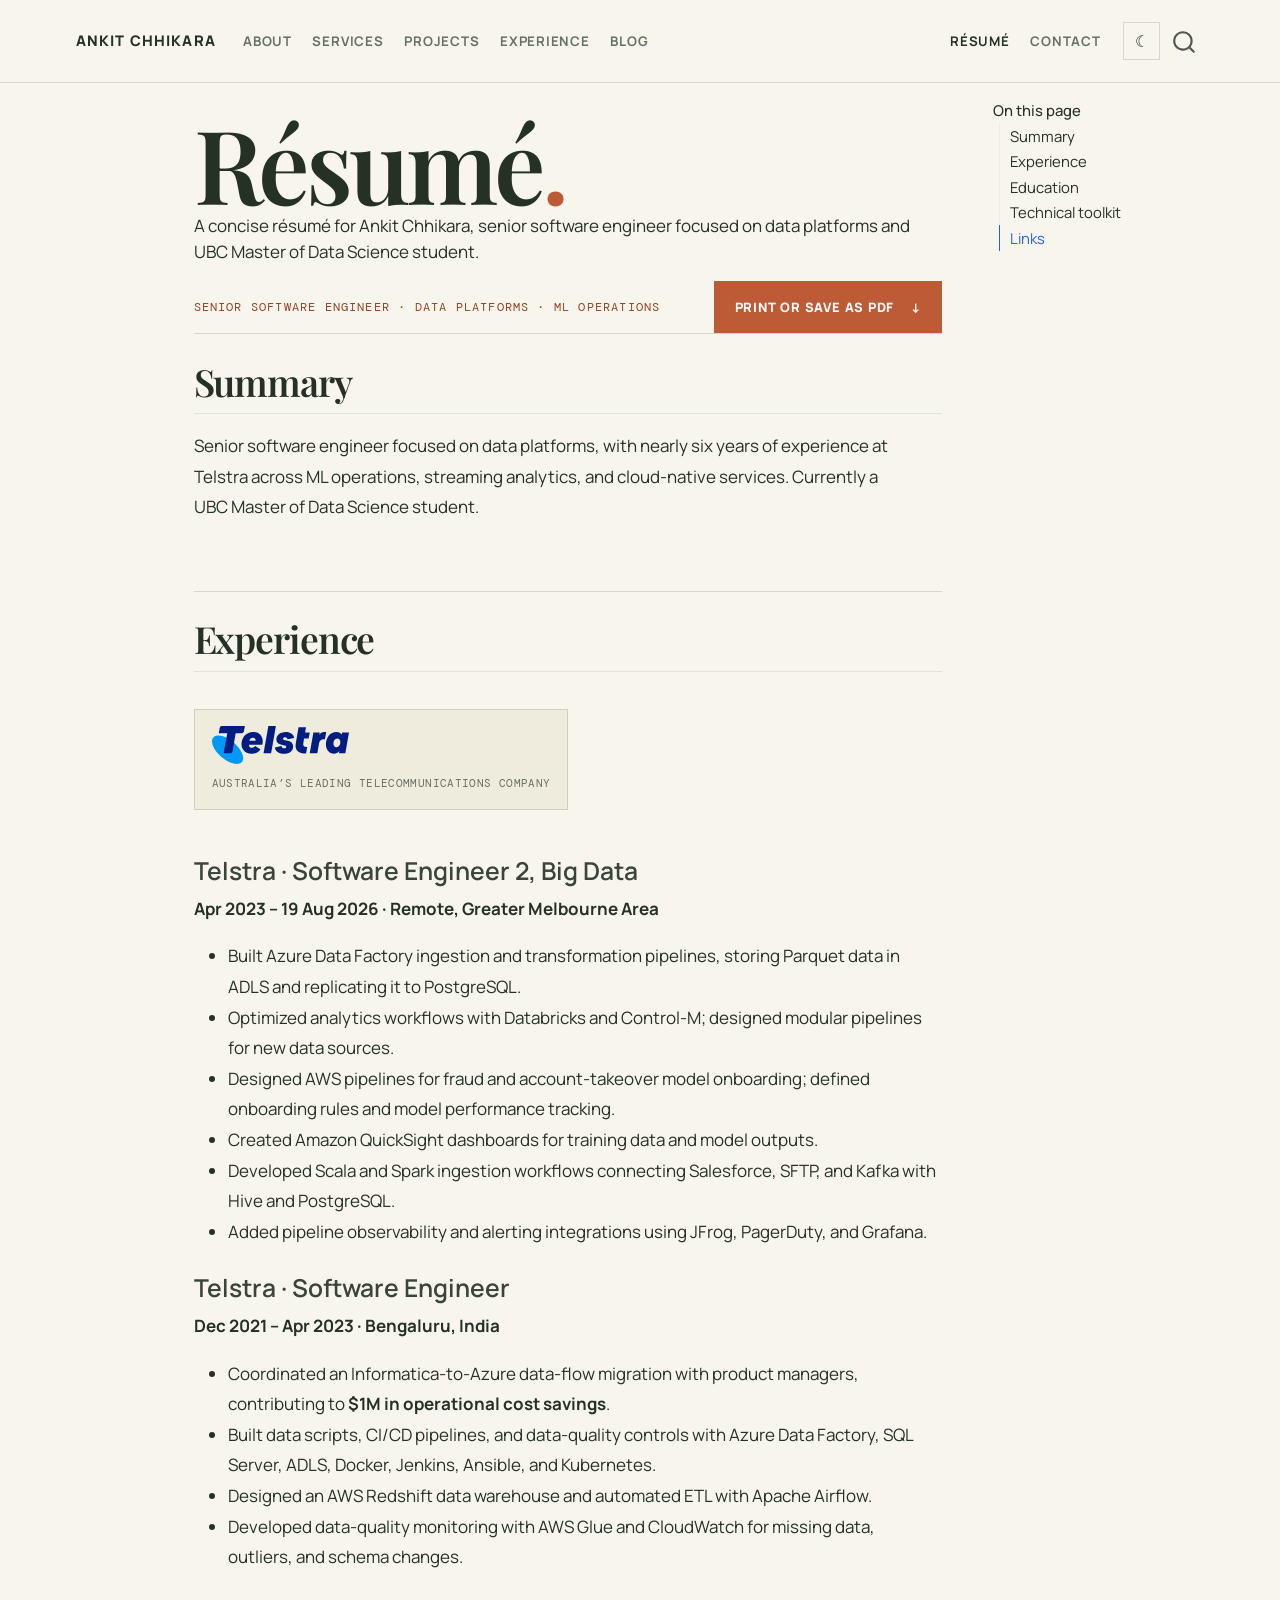
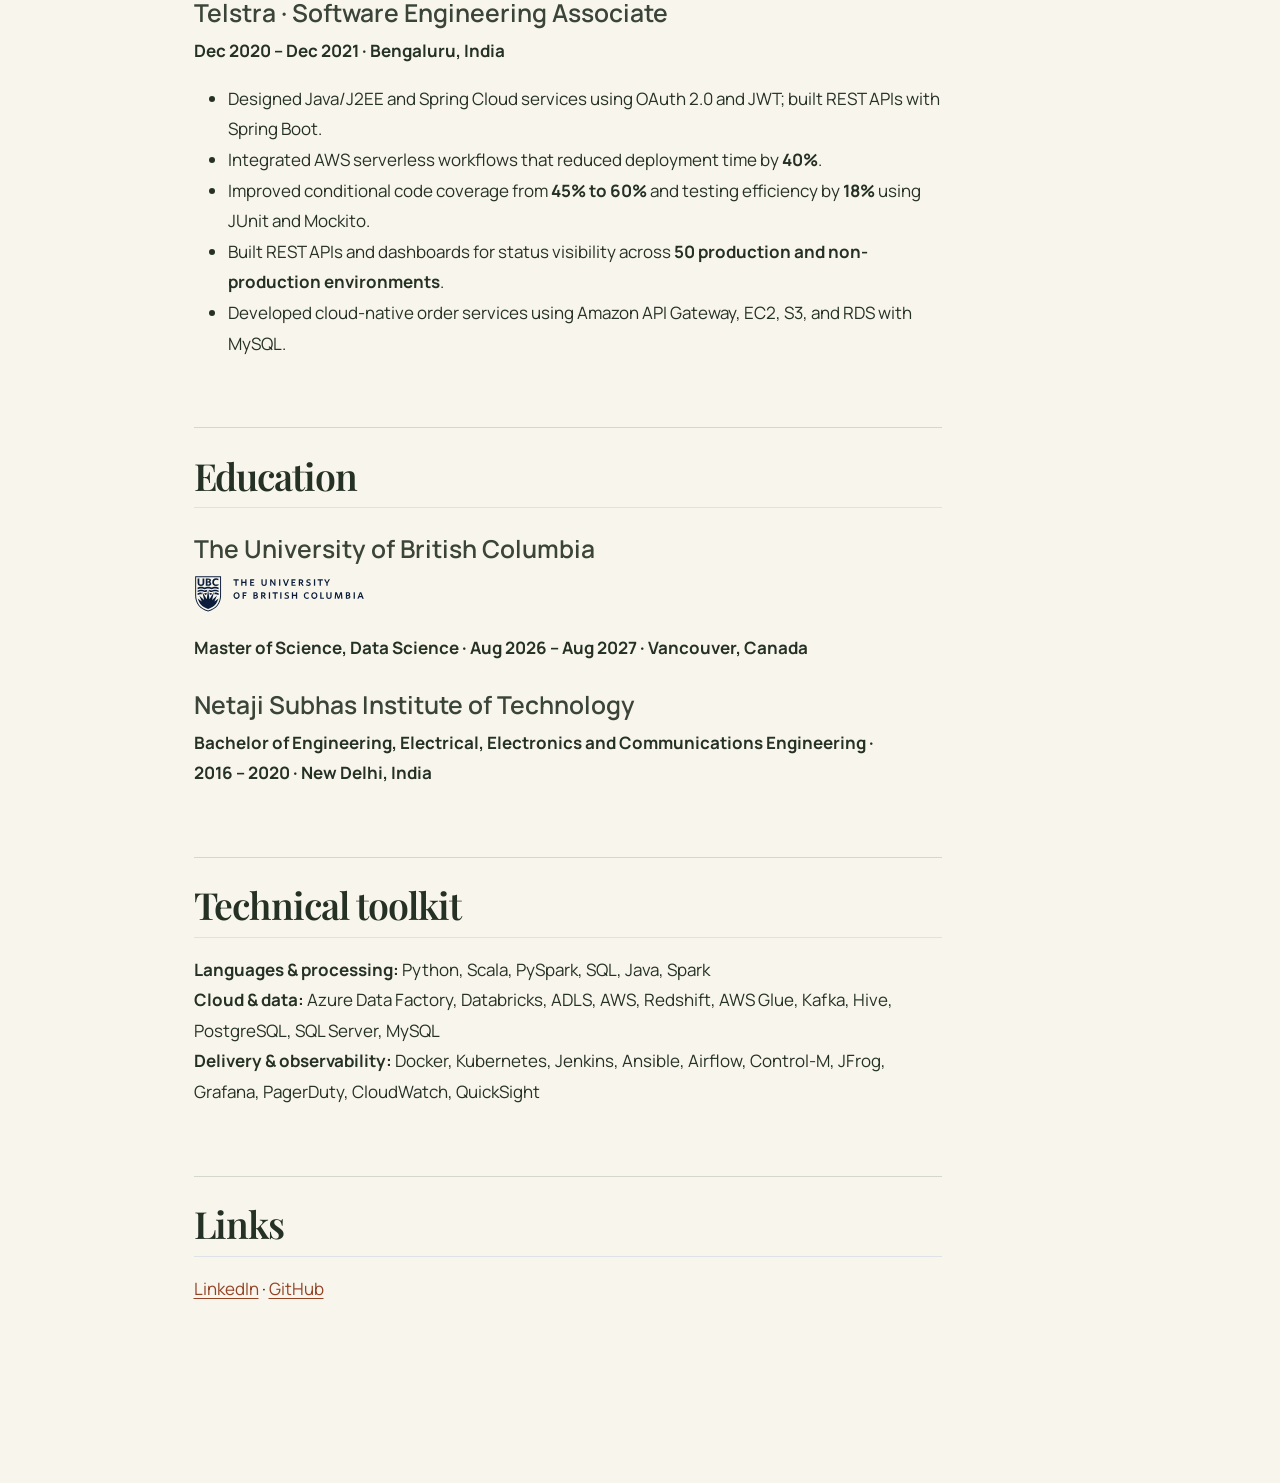
<file: docs/resume.html>
<!DOCTYPE html>
<html xmlns="http://www.w3.org/1999/xhtml" lang="en" xml:lang="en"><head>

<meta charset="utf-8">
<meta name="generator" content="quarto-1.10.18">

<meta name="viewport" content="width=device-width, initial-scale=1.0, user-scalable=yes">

<meta name="description" content="A concise résumé for Ankit Chhikara, senior software engineer focused on data platforms and UBC Master of Data Science student.">

<title>Résumé – Ankit Chhikara</title>
<style>
/* Default styles provided by pandoc.
** See https://pandoc.org/MANUAL.html#variables-for-html for config info.
*/
span.smallcaps{font-variant: small-caps;}
div.columns{display: flex; gap: 1.5em;}
div.column{flex: auto;}
@media screen {
div.columns{gap: min(4vw, 1.5em);}
div.column{overflow-x: auto;}
}
div.hanging-indent{margin-left: 1.5em; text-indent: -1.5em;}
ul.task-list{list-style: none;}
ul.task-list li input[type="checkbox"] {
  width: 0.8em;
  margin: 0 0.8em 0.2em -1em; /* quarto-specific, see https://github.com/quarto-dev/quarto-cli/issues/4556 */ 
  vertical-align: middle;
}
</style>


<script src="site_libs/quarto-nav/quarto-nav.js"></script>
<script src="site_libs/quarto-nav/headroom.min.js"></script>
<script src="site_libs/clipboard/clipboard.min.js"></script>
<script src="site_libs/quarto-search/autocomplete.umd.js"></script>
<script src="site_libs/quarto-search/fuse.min.js"></script>
<script src="site_libs/quarto-search/quarto-search.js"></script>
<meta name="quarto:offset" content="./">
<script src="site_libs/quarto-html/quarto.js" type="module"></script>
<script src="site_libs/quarto-html/tabsets/tabsets.js" type="module"></script>
<script src="site_libs/quarto-html/popper.min.js"></script>
<script src="site_libs/quarto-html/tippy.umd.min.js"></script>
<script src="site_libs/quarto-html/anchor.min.js"></script>
<link href="site_libs/quarto-html/tippy.css" rel="stylesheet">
<link href="site_libs/quarto-html/quarto-syntax-highlighting-64a204ab8560d761af7679ceaba22944.css" rel="stylesheet" id="quarto-text-highlighting-styles">
<script src="site_libs/bootstrap/bootstrap.min.js"></script>
<link href="site_libs/bootstrap/bootstrap-icons.css" rel="stylesheet">
<link href="site_libs/bootstrap/bootstrap-445b8638c3d06994fee0907d791121c4.min.css" rel="stylesheet" append-hash="true" id="quarto-bootstrap" data-mode="light">
<script id="quarto-search-options" type="application/json">{
  "location": "navbar",
  "copy-button": false,
  "collapse-after": 3,
  "panel-placement": "end",
  "type": "overlay",
  "limit": 50,
  "keyboard-shortcut": [
    "f",
    "/",
    "s"
  ],
  "show-item-context": false,
  "language": {
    "search-no-results-text": "No results",
    "search-matching-documents-text": "matching documents",
    "search-copy-link-title": "Copy link to search",
    "search-hide-matches-text": "Hide additional matches",
    "search-more-match-text": "more match in this document",
    "search-more-matches-text": "more matches in this document",
    "search-clear-button-title": "Clear",
    "search-text-placeholder": "",
    "search-detached-cancel-button-title": "Cancel",
    "search-submit-button-title": "Submit",
    "search-label": "Search"
  }
}</script>


<link rel="stylesheet" href="styles.css">
</head>

<body class="nav-fixed quarto-light">

<div id="quarto-search-results"></div>
  <header id="quarto-header" class="headroom fixed-top">
    <nav class="navbar navbar-expand-lg " data-bs-theme="dark">
      <div class="navbar-container container-fluid">
      <div class="navbar-brand-container mx-auto">
    <a class="navbar-brand" href="./index.html">
    <span class="navbar-title">Ankit Chhikara</span>
    </a>
  </div>
            <div id="quarto-search" class="" title="Search"></div>
          <button class="navbar-toggler" type="button" data-bs-toggle="collapse" data-bs-target="#navbarCollapse" aria-controls="navbarCollapse" role="menu" aria-expanded="false" aria-label="Toggle navigation" onclick="if (window.quartoToggleHeadroom) { window.quartoToggleHeadroom(); }">
  <span class="navbar-toggler-icon"></span>
</button>
          <div class="collapse navbar-collapse" id="navbarCollapse">
            <ul class="navbar-nav navbar-nav-scroll me-auto">
  <li class="nav-item">
    <a class="nav-link" href="./index.html#about"> 
<span class="menu-text">About</span></a>
  </li>  
  <li class="nav-item">
    <a class="nav-link" href="./index.html#services"> 
<span class="menu-text">Services</span></a>
  </li>  
  <li class="nav-item">
    <a class="nav-link" href="./index.html#projects"> 
<span class="menu-text">Projects</span></a>
  </li>  
  <li class="nav-item">
    <a class="nav-link" href="./index.html#experience"> 
<span class="menu-text">Experience</span></a>
  </li>  
  <li class="nav-item">
    <a class="nav-link" href="./blog.html"> 
<span class="menu-text">Blog</span></a>
  </li>  
</ul>
            <ul class="navbar-nav navbar-nav-scroll ms-auto">
  <li class="nav-item">
    <a class="nav-link active" href="./resume.html" aria-current="page"> 
<span class="menu-text">Résumé</span></a>
  </li>  
  <li class="nav-item">
    <a class="nav-link" href="./info.html"> 
<span class="menu-text">Contact</span></a>
  </li>  
</ul>
          </div> <!-- /navcollapse -->
            <div class="quarto-navbar-tools">
</div>
      </div> <!-- /container-fluid -->
    </nav>
</header>
<!-- content -->
<div id="quarto-content" class="quarto-container page-columns page-rows-contents page-layout-article page-navbar">
<!-- sidebar -->
<!-- margin-sidebar -->
    <div id="quarto-margin-sidebar" class="sidebar margin-sidebar">
        <nav id="TOC" role="doc-toc" class="toc-active">
    <h2 id="toc-title">On this page</h2>
   
  <ul>
  <li><a href="#summary" id="toc-summary" class="nav-link active" data-scroll-target="#summary">Summary</a></li>
  <li><a href="#experience" id="toc-experience" class="nav-link" data-scroll-target="#experience">Experience</a>
  <ul class="collapse">
  <li><a href="#telstra-software-engineer-2-big-data" id="toc-telstra-software-engineer-2-big-data" class="nav-link" data-scroll-target="#telstra-software-engineer-2-big-data">Telstra · Software Engineer 2, Big Data</a></li>
  <li><a href="#telstra-software-engineer" id="toc-telstra-software-engineer" class="nav-link" data-scroll-target="#telstra-software-engineer">Telstra · Software Engineer</a></li>
  <li><a href="#telstra-software-engineering-associate" id="toc-telstra-software-engineering-associate" class="nav-link" data-scroll-target="#telstra-software-engineering-associate">Telstra · Software Engineering Associate</a></li>
  </ul></li>
  <li><a href="#education" id="toc-education" class="nav-link" data-scroll-target="#education">Education</a>
  <ul class="collapse">
  <li><a href="#the-university-of-british-columbia" id="toc-the-university-of-british-columbia" class="nav-link" data-scroll-target="#the-university-of-british-columbia">The University of British Columbia</a></li>
  <li><a href="#netaji-subhas-institute-of-technology" id="toc-netaji-subhas-institute-of-technology" class="nav-link" data-scroll-target="#netaji-subhas-institute-of-technology">Netaji Subhas Institute of Technology</a></li>
  </ul></li>
  <li><a href="#technical-toolkit" id="toc-technical-toolkit" class="nav-link" data-scroll-target="#technical-toolkit">Technical toolkit</a></li>
  <li><a href="#links" id="toc-links" class="nav-link" data-scroll-target="#links">Links</a></li>
  </ul>
</nav>
    </div>
<!-- main -->
<main class="content" id="quarto-document-content">

<header id="title-block-header" class="quarto-title-block default">
<div class="quarto-title">
<h1 class="title">Résumé</h1>
</div>

<div>
  <div class="description">
    A concise résumé for Ankit Chhikara, senior software engineer focused on data platforms and UBC Master of Data Science student.
  </div>
</div>


<div class="quarto-title-meta">

    
  
    
  </div>
  


</header>


<div class="resume-toolbar">
<p class="page-kicker">
Senior software engineer · data platforms · ML operations
</p>
<button class="button button-primary print-button" type="button">
Print or save as PDF <span aria-hidden="true">↓</span>
</button>
</div>
<section id="summary" class="level2">
<h2 class="anchored" data-anchor-id="summary">Summary</h2>
<p>Senior software engineer focused on data platforms, with nearly six years of experience at Telstra across ML operations, streaming analytics, and cloud-native services. Currently a UBC Master of Data Science student.</p>
</section>
<section id="experience" class="level2">
<h2 class="anchored" data-anchor-id="experience">Experience</h2>
<div class="affiliation-lockup">
<img class="employer-logo" src="images/logos/telstra.svg" alt="Telstra">
<p>
Australia’s leading telecommunications company
</p>
</div>
<section id="telstra-software-engineer-2-big-data" class="level3">
<h3 class="anchored" data-anchor-id="telstra-software-engineer-2-big-data">Telstra · Software Engineer 2, Big Data</h3>
<p><strong>Apr 2023 – 19 Aug 2026 · Remote, Greater Melbourne Area</strong></p>
<ul>
<li>Built Azure Data Factory ingestion and transformation pipelines, storing Parquet data in ADLS and replicating it to PostgreSQL.</li>
<li>Optimized analytics workflows with Databricks and Control-M; designed modular pipelines for new data sources.</li>
<li>Designed AWS pipelines for fraud and account-takeover model onboarding; defined onboarding rules and model performance tracking.</li>
<li>Created Amazon QuickSight dashboards for training data and model outputs.</li>
<li>Developed Scala and Spark ingestion workflows connecting Salesforce, SFTP, and Kafka with Hive and PostgreSQL.</li>
<li>Added pipeline observability and alerting integrations using JFrog, PagerDuty, and Grafana.</li>
</ul>
</section>
<section id="telstra-software-engineer" class="level3">
<h3 class="anchored" data-anchor-id="telstra-software-engineer">Telstra · Software Engineer</h3>
<p><strong>Dec 2021 – Apr 2023 · Bengaluru, India</strong></p>
<ul>
<li>Coordinated an Informatica-to-Azure data-flow migration with product managers, contributing to <strong>$1M in operational cost savings</strong>.</li>
<li>Built data scripts, CI/CD pipelines, and data-quality controls with Azure Data Factory, SQL Server, ADLS, Docker, Jenkins, Ansible, and Kubernetes.</li>
<li>Designed an AWS Redshift data warehouse and automated ETL with Apache Airflow.</li>
<li>Developed data-quality monitoring with AWS Glue and CloudWatch for missing data, outliers, and schema changes.</li>
</ul>
</section>
<section id="telstra-software-engineering-associate" class="level3">
<h3 class="anchored" data-anchor-id="telstra-software-engineering-associate">Telstra · Software Engineering Associate</h3>
<p><strong>Dec 2020 – Dec 2021 · Bengaluru, India</strong></p>
<ul>
<li>Designed Java/J2EE and Spring Cloud services using OAuth 2.0 and JWT; built REST APIs with Spring Boot.</li>
<li>Integrated AWS serverless workflows that reduced deployment time by <strong>40%</strong>.</li>
<li>Improved conditional code coverage from <strong>45% to 60%</strong> and testing efficiency by <strong>18%</strong> using JUnit and Mockito.</li>
<li>Built REST APIs and dashboards for status visibility across <strong>50 production and non-production environments</strong>.</li>
<li>Developed cloud-native order services using Amazon API Gateway, EC2, S3, and RDS with MySQL.</li>
</ul>
</section>
</section>
<section id="education" class="level2">
<h2 class="anchored" data-anchor-id="education">Education</h2>
<section id="the-university-of-british-columbia" class="level3">
<h3 class="anchored" data-anchor-id="the-university-of-british-columbia">The University of British Columbia</h3>
<p><img class="institution-logo" src="images/logos/ubc.svg" alt="The University of British Columbia"></p>
<p><strong>Master of Science, Data Science · Aug 2026 – Aug 2027 · Vancouver, Canada</strong></p>
</section>
<section id="netaji-subhas-institute-of-technology" class="level3">
<h3 class="anchored" data-anchor-id="netaji-subhas-institute-of-technology">Netaji Subhas Institute of Technology</h3>
<p><strong>Bachelor of Engineering, Electrical, Electronics and Communications Engineering · 2016 – 2020 · New Delhi, India</strong></p>
</section>
</section>
<section id="technical-toolkit" class="level2">
<h2 class="anchored" data-anchor-id="technical-toolkit">Technical toolkit</h2>
<p><strong>Languages &amp; processing:</strong> Python, Scala, PySpark, SQL, Java, Spark<br>
<strong>Cloud &amp; data:</strong> Azure Data Factory, Databricks, ADLS, AWS, Redshift, AWS Glue, Kafka, Hive, PostgreSQL, SQL Server, MySQL<br>
<strong>Delivery &amp; observability:</strong> Docker, Kubernetes, Jenkins, Ansible, Airflow, Control-M, JFrog, Grafana, PagerDuty, CloudWatch, QuickSight</p>
</section>
<section id="links" class="level2">
<h2 class="anchored" data-anchor-id="links">Links</h2>
<p><a href="https://www.linkedin.com/in/ankitchhikara13/">LinkedIn</a> · <a href="https://github.com/ankitchhikara13">GitHub</a></p>
<script>
document.querySelector('.print-button')?.addEventListener('click', () => window.print());
</script>


</section>

</main> <!-- /main -->
<script>
(function () {
  const savedTheme = localStorage.getItem('ankit-theme');
  const prefersDark = window.matchMedia('(prefers-color-scheme: dark)').matches;
  const theme = savedTheme || (prefersDark ? 'dark' : 'light');
  document.documentElement.dataset.theme = theme;

  window.addEventListener('DOMContentLoaded', function () {
    const tools = document.querySelector('.quarto-navbar-tools');
    if (!tools || tools.querySelector('.theme-toggle')) return;

    const button = document.createElement('button');
    button.className = 'theme-toggle';
    button.type = 'button';
    button.setAttribute('aria-label', theme === 'dark' ? 'Switch to light mode' : 'Switch to dark mode');
    button.setAttribute('title', button.getAttribute('aria-label'));
    button.innerHTML = theme === 'dark' ? '&#9728;' : '&#9790;';
    tools.appendChild(button);

    button.addEventListener('click', function () {
      const nextTheme = document.documentElement.dataset.theme === 'dark' ? 'light' : 'dark';
      document.documentElement.dataset.theme = nextTheme;
      localStorage.setItem('ankit-theme', nextTheme);
      const label = nextTheme === 'dark' ? 'Switch to light mode' : 'Switch to dark mode';
      button.setAttribute('aria-label', label);
      button.setAttribute('title', label);
      button.innerHTML = nextTheme === 'dark' ? '&#9728;' : '&#9790;';
    });
  });
})();
</script>
<script id="quarto-html-after-body" type="application/javascript">
  window.document.addEventListener("DOMContentLoaded", function (event) {
    const icon = "";
    const anchorJS = new window.AnchorJS();
    anchorJS.options = {
      placement: 'right',
      icon: icon
    };
    anchorJS.add('.anchored');
    const isCodeAnnotation = (el) => {
      for (const clz of el.classList) {
        if (clz.startsWith('code-annotation-')) {                     
          return true;
        }
      }
      return false;
    }
    const onCopySuccess = function(e) {
      // button target
      const button = e.trigger;
      // don't keep focus
      button.blur();
      // flash "checked"
      button.classList.add('code-copy-button-checked');
      var currentTitle = button.getAttribute("title");
      button.setAttribute("title", "Copied!");
      let tooltip;
      if (window.bootstrap) {
        button.setAttribute("data-bs-toggle", "tooltip");
        button.setAttribute("data-bs-placement", "left");
        button.setAttribute("data-bs-title", "Copied!");
        tooltip = new bootstrap.Tooltip(button, 
          { trigger: "manual", 
            customClass: "code-copy-button-tooltip",
            offset: [0, -8]});
        tooltip.show();    
      }
      setTimeout(function() {
        if (tooltip) {
          tooltip.hide();
          button.removeAttribute("data-bs-title");
          button.removeAttribute("data-bs-toggle");
          button.removeAttribute("data-bs-placement");
        }
        button.setAttribute("title", currentTitle);
        button.classList.remove('code-copy-button-checked');
      }, 1000);
      // clear code selection
      e.clearSelection();
    }
    const getTextToCopy = function(trigger) {
      const outerScaffold = trigger.parentElement.cloneNode(true);
      const codeEl = outerScaffold.querySelector('code');
      for (const childEl of codeEl.children) {
        if (isCodeAnnotation(childEl)) {
          childEl.remove();
        }
      }
      return codeEl.innerText;
    }
    const clipboard = new window.ClipboardJS('.code-copy-button:not([data-in-quarto-modal])', {
      text: getTextToCopy
    });
    clipboard.on('success', onCopySuccess);
    if (window.document.getElementById('quarto-embedded-source-code-modal')) {
      const clipboardModal = new window.ClipboardJS('.code-copy-button[data-in-quarto-modal]', {
        text: getTextToCopy,
        container: window.document.getElementById('quarto-embedded-source-code-modal')
      });
      clipboardModal.on('success', onCopySuccess);
    }
      var localhostRegex = new RegExp(/^(?:http|https):\/\/localhost\:?[0-9]*\//);
      var mailtoRegex = new RegExp(/^mailto:/);
        var filterRegex = new RegExp('/' + window.location.host + '/');
      var isInternal = (href) => {
          return filterRegex.test(href) || localhostRegex.test(href) || mailtoRegex.test(href);
      }
      // Inspect non-navigation links and adorn them if external
     var links = window.document.querySelectorAll('a[href]:not(.nav-link):not(.navbar-brand):not(.toc-action):not(.sidebar-link):not(.sidebar-item-toggle):not(.pagination-link):not(.no-external):not([aria-hidden]):not(.dropdown-item):not(.quarto-navigation-tool):not(.about-link)');
      for (var i=0; i<links.length; i++) {
        const link = links[i];
        if (!isInternal(link.href)) {
          // undo the damage that might have been done by quarto-nav.js in the case of
          // links that we want to consider external
          if (link.dataset.originalHref !== undefined) {
            link.href = link.dataset.originalHref;
          }
        }
      }
    function tippyHover(el, contentFn, onTriggerFn, onUntriggerFn) {
      const config = {
        allowHTML: true,
        maxWidth: 500,
        delay: 100,
        arrow: false,
        appendTo: function(el) {
            return el.parentElement;
        },
        interactive: true,
        interactiveBorder: 10,
        theme: 'quarto',
        placement: 'bottom-start',
      };
      if (contentFn) {
        config.content = contentFn;
      }
      if (onTriggerFn) {
        config.onTrigger = onTriggerFn;
      }
      if (onUntriggerFn) {
        config.onUntrigger = onUntriggerFn;
      }
      window.tippy(el, config); 
    }
    const noterefs = window.document.querySelectorAll('a[role="doc-noteref"]');
    for (var i=0; i<noterefs.length; i++) {
      const ref = noterefs[i];
      tippyHover(ref, function() {
        // use id or data attribute instead here
        let href = ref.getAttribute('data-footnote-href') || ref.getAttribute('href');
        try { href = new URL(href).hash; } catch {}
        const id = href.replace(/^#\/?/, "");
        const note = window.document.getElementById(id);
        if (note) {
          return note.innerHTML;
        } else {
          return "";
        }
      });
    }
    const xrefs = window.document.querySelectorAll('a.quarto-xref');
    const processXRef = (id, note) => {
      // Strip column container classes
      const stripColumnClz = (el) => {
        el.classList.remove("page-full", "page-columns");
        if (el.children) {
          for (const child of el.children) {
            stripColumnClz(child);
          }
        }
      }
      stripColumnClz(note)
      if (id === null || id.startsWith('sec-')) {
        // Special case sections, only their first couple elements
        const container = document.createElement("div");
        if (note.children && note.children.length > 2) {
          container.appendChild(note.children[0].cloneNode(true));
          for (let i = 1; i < note.children.length; i++) {
            const child = note.children[i];
            if (child.tagName === "P" && child.innerText === "") {
              continue;
            } else {
              container.appendChild(child.cloneNode(true));
              break;
            }
          }
          if (window.Quarto?.typesetMath) {
            window.Quarto.typesetMath(container);
          }
          return container.innerHTML
        } else {
          if (window.Quarto?.typesetMath) {
            window.Quarto.typesetMath(note);
          }
          return note.innerHTML;
        }
      } else {
        // Remove any anchor links if they are present
        const anchorLink = note.querySelector('a.anchorjs-link');
        if (anchorLink) {
          anchorLink.remove();
        }
        if (window.Quarto?.typesetMath) {
          window.Quarto.typesetMath(note);
        }
        if (note.classList.contains("callout")) {
          return note.outerHTML;
        } else {
          return note.innerHTML;
        }
      }
    }
    for (var i=0; i<xrefs.length; i++) {
      const xref = xrefs[i];
      tippyHover(xref, undefined, function(instance) {
        instance.disable();
        let url = xref.getAttribute('href');
        let hash = undefined; 
        if (url.startsWith('#')) {
          hash = url;
        } else {
          try { hash = new URL(url).hash; } catch {}
        }
        if (hash) {
          const id = hash.replace(/^#\/?/, "");
          const note = window.document.getElementById(id);
          if (note !== null) {
            try {
              const html = processXRef(id, note.cloneNode(true));
              instance.setContent(html);
            } finally {
              instance.enable();
              instance.show();
            }
          } else {
            // See if we can fetch this
            fetch(url.split('#')[0])
            .then(res => res.text())
            .then(html => {
              const parser = new DOMParser();
              const htmlDoc = parser.parseFromString(html, "text/html");
              const note = htmlDoc.getElementById(id);
              if (note !== null) {
                const html = processXRef(id, note);
                instance.setContent(html);
              } 
            }).finally(() => {
              instance.enable();
              instance.show();
            });
          }
        } else {
          // See if we can fetch a full url (with no hash to target)
          // This is a special case and we should probably do some content thinning / targeting
          fetch(url)
          .then(res => res.text())
          .then(html => {
            const parser = new DOMParser();
            const htmlDoc = parser.parseFromString(html, "text/html");
            const note = htmlDoc.querySelector('main.content');
            if (note !== null) {
              // This should only happen for chapter cross references
              // (since there is no id in the URL)
              // remove the first header
              if (note.children.length > 0 && note.children[0].tagName === "HEADER") {
                note.children[0].remove();
              }
              const html = processXRef(null, note);
              instance.setContent(html);
            } 
          }).finally(() => {
            instance.enable();
            instance.show();
          });
        }
      }, function(instance) {
      });
    }
        let selectedAnnoteEl;
        const selectorForAnnotation = ( cell, annotation) => {
          let cellAttr = 'data-code-cell="' + cell + '"';
          let lineAttr = 'data-code-annotation="' +  annotation + '"';
          const selector = 'span[' + cellAttr + '][' + lineAttr + ']';
          return selector;
        }
        const selectCodeLines = (annoteEl) => {
          const doc = window.document;
          const targetCell = annoteEl.getAttribute("data-target-cell");
          const targetAnnotation = annoteEl.getAttribute("data-target-annotation");
          const annoteSpan = window.document.querySelector(selectorForAnnotation(targetCell, targetAnnotation));
          const lines = annoteSpan.getAttribute("data-code-lines").split(",");
          const lineIds = lines.map((line) => {
            return targetCell + "-" + line;
          })
          let top = null;
          let height = null;
          let parent = null;
          if (lineIds.length > 0) {
              //compute the position of the single el (top and bottom and make a div)
              const el = window.document.getElementById(lineIds[0]);
              top = el.offsetTop;
              height = el.offsetHeight;
              parent = el.parentElement.parentElement;
            if (lineIds.length > 1) {
              const lastEl = window.document.getElementById(lineIds[lineIds.length - 1]);
              const bottom = lastEl.offsetTop + lastEl.offsetHeight;
              height = bottom - top;
            }
            if (top !== null && height !== null && parent !== null) {
              // cook up a div (if necessary) and position it 
              let div = window.document.getElementById("code-annotation-line-highlight");
              if (div === null) {
                div = window.document.createElement("div");
                div.setAttribute("id", "code-annotation-line-highlight");
                div.style.position = 'absolute';
                parent.appendChild(div);
              }
              div.style.top = top - 2 + "px";
              div.style.height = height + 4 + "px";
              div.style.left = 0;
              let gutterDiv = window.document.getElementById("code-annotation-line-highlight-gutter");
              if (gutterDiv === null) {
                gutterDiv = window.document.createElement("div");
                gutterDiv.setAttribute("id", "code-annotation-line-highlight-gutter");
                gutterDiv.style.position = 'absolute';
                const codeCell = window.document.getElementById(targetCell);
                const gutter = codeCell.querySelector('.code-annotation-gutter');
                gutter.appendChild(gutterDiv);
              }
              gutterDiv.style.top = top - 2 + "px";
              gutterDiv.style.height = height + 4 + "px";
            }
            selectedAnnoteEl = annoteEl;
          }
        };
        const unselectCodeLines = () => {
          const elementsIds = ["code-annotation-line-highlight", "code-annotation-line-highlight-gutter"];
          elementsIds.forEach((elId) => {
            const div = window.document.getElementById(elId);
            if (div) {
              div.remove();
            }
          });
          selectedAnnoteEl = undefined;
        };
          // Handle positioning of the toggle
      window.addEventListener(
        "resize",
        throttle(() => {
          elRect = undefined;
          if (selectedAnnoteEl) {
            selectCodeLines(selectedAnnoteEl);
          }
        }, 10)
      );
      function throttle(fn, ms) {
      let throttle = false;
      let timer;
        return (...args) => {
          if(!throttle) { // first call gets through
              fn.apply(this, args);
              throttle = true;
          } else { // all the others get throttled
              if(timer) clearTimeout(timer); // cancel #2
              timer = setTimeout(() => {
                fn.apply(this, args);
                timer = throttle = false;
              }, ms);
          }
        };
      }
        // Attach click handler to the DT
        const annoteDls = window.document.querySelectorAll('dt[data-target-cell]');
        for (const annoteDlNode of annoteDls) {
          annoteDlNode.addEventListener('click', (event) => {
            const clickedEl = event.target;
            if (clickedEl !== selectedAnnoteEl) {
              unselectCodeLines();
              const activeEl = window.document.querySelector('dt[data-target-cell].code-annotation-active');
              if (activeEl) {
                activeEl.classList.remove('code-annotation-active');
              }
              selectCodeLines(clickedEl);
              clickedEl.classList.add('code-annotation-active');
            } else {
              // Unselect the line
              unselectCodeLines();
              clickedEl.classList.remove('code-annotation-active');
            }
          });
        }
    const findCites = (el) => {
      const parentEl = el.parentElement;
      if (parentEl) {
        const cites = parentEl.dataset.cites;
        if (cites) {
          return {
            el,
            cites: cites.split(' ')
          };
        } else {
          return findCites(el.parentElement)
        }
      } else {
        return undefined;
      }
    };
    var bibliorefs = window.document.querySelectorAll('a[role="doc-biblioref"]');
    for (var i=0; i<bibliorefs.length; i++) {
      const ref = bibliorefs[i];
      const citeInfo = findCites(ref);
      if (citeInfo) {
        tippyHover(citeInfo.el, function() {
          var popup = window.document.createElement('div');
          citeInfo.cites.forEach(function(cite) {
            var citeDiv = window.document.createElement('div');
            citeDiv.classList.add('hanging-indent');
            citeDiv.classList.add('csl-entry');
            var biblioDiv = window.document.getElementById('ref-' + cite);
            if (biblioDiv) {
              citeDiv.innerHTML = biblioDiv.innerHTML;
            }
            popup.appendChild(citeDiv);
          });
          return popup.innerHTML;
        });
      }
    }
  });
  </script>
</div> <!-- /content -->




</body></html>
</file>
<file: docs/site_libs/quarto-html/tippy.css>
.tippy-box[data-animation=fade][data-state=hidden]{opacity:0}[data-tippy-root]{max-width:calc(100vw - 10px)}.tippy-box{position:relative;background-color:#333;color:#fff;border-radius:4px;font-size:14px;line-height:1.4;white-space:normal;outline:0;transition-property:transform,visibility,opacity}.tippy-box[data-placement^=top]>.tippy-arrow{bottom:0}.tippy-box[data-placement^=top]>.tippy-arrow:before{bottom:-7px;left:0;border-width:8px 8px 0;border-top-color:initial;transform-origin:center top}.tippy-box[data-placement^=bottom]>.tippy-arrow{top:0}.tippy-box[data-placement^=bottom]>.tippy-arrow:before{top:-7px;left:0;border-width:0 8px 8px;border-bottom-color:initial;transform-origin:center bottom}.tippy-box[data-placement^=left]>.tippy-arrow{right:0}.tippy-box[data-placement^=left]>.tippy-arrow:before{border-width:8px 0 8px 8px;border-left-color:initial;right:-7px;transform-origin:center left}.tippy-box[data-placement^=right]>.tippy-arrow{left:0}.tippy-box[data-placement^=right]>.tippy-arrow:before{left:-7px;border-width:8px 8px 8px 0;border-right-color:initial;transform-origin:center right}.tippy-box[data-inertia][data-state=visible]{transition-timing-function:cubic-bezier(.54,1.5,.38,1.11)}.tippy-arrow{width:16px;height:16px;color:#333}.tippy-arrow:before{content:"";position:absolute;border-color:transparent;border-style:solid}.tippy-content{position:relative;padding:5px 9px;z-index:1}
</file>
<file: docs/site_libs/quarto-html/quarto-syntax-highlighting-64a204ab8560d761af7679ceaba22944.css>
/* quarto syntax highlight colors */
:root {
  --quarto-hl-ot-color: #003B4F;
  --quarto-hl-at-color: #657422;
  --quarto-hl-ss-color: #20794D;
  --quarto-hl-an-color: #5E5E5E;
  --quarto-hl-fu-color: #4758AB;
  --quarto-hl-st-color: #20794D;
  --quarto-hl-cf-color: #003B4F;
  --quarto-hl-op-color: #5E5E5E;
  --quarto-hl-er-color: #AD0000;
  --quarto-hl-bn-color: #AD0000;
  --quarto-hl-al-color: #AD0000;
  --quarto-hl-va-color: #111111;
  --quarto-hl-bu-color: inherit;
  --quarto-hl-ex-color: inherit;
  --quarto-hl-pp-color: #AD0000;
  --quarto-hl-in-color: #5E5E5E;
  --quarto-hl-vs-color: #20794D;
  --quarto-hl-wa-color: #5E5E5E;
  --quarto-hl-do-color: #5E5E5E;
  --quarto-hl-im-color: #00769E;
  --quarto-hl-ch-color: #20794D;
  --quarto-hl-dt-color: #AD0000;
  --quarto-hl-fl-color: #AD0000;
  --quarto-hl-co-color: #5E5E5E;
  --quarto-hl-cv-color: #5E5E5E;
  --quarto-hl-cn-color: #8f5902;
  --quarto-hl-sc-color: #5E5E5E;
  --quarto-hl-dv-color: #AD0000;
  --quarto-hl-kw-color: #003B4F;
}

/* other quarto variables */
:root {
  --quarto-font-monospace: SFMono-Regular, Menlo, Monaco, Consolas, "Liberation Mono", "Courier New", monospace;
}

/* syntax highlight based on Pandoc's rules */
pre > code.sourceCode > span {
  color: #003B4F;
}

code.sourceCode > span {
  color: #003B4F;
}

div.sourceCode,
div.sourceCode pre.sourceCode {
  color: #003B4F;
}

/* Normal */
code span {
  color: #003B4F;
}

/* Alert */
code span.al {
  color: #AD0000;
  font-style: inherit;
}

/* Annotation */
code span.an {
  color: #5E5E5E;
  font-style: inherit;
}

/* Attribute */
code span.at {
  color: #657422;
  font-style: inherit;
}

/* BaseN */
code span.bn {
  color: #AD0000;
  font-style: inherit;
}

/* BuiltIn */
code span.bu {
  font-style: inherit;
}

/* ControlFlow */
code span.cf {
  color: #003B4F;
  font-weight: bold;
  font-style: inherit;
}

/* Char */
code span.ch {
  color: #20794D;
  font-style: inherit;
}

/* Constant */
code span.cn {
  color: #8f5902;
  font-style: inherit;
}

/* Comment */
code span.co {
  color: #5E5E5E;
  font-style: inherit;
}

/* CommentVar */
code span.cv {
  color: #5E5E5E;
  font-style: italic;
}

/* Documentation */
code span.do {
  color: #5E5E5E;
  font-style: italic;
}

/* DataType */
code span.dt {
  color: #AD0000;
  font-style: inherit;
}

/* DecVal */
code span.dv {
  color: #AD0000;
  font-style: inherit;
}

/* Error */
code span.er {
  color: #AD0000;
  font-style: inherit;
}

/* Extension */
code span.ex {
  font-style: inherit;
}

/* Float */
code span.fl {
  color: #AD0000;
  font-style: inherit;
}

/* Function */
code span.fu {
  color: #4758AB;
  font-style: inherit;
}

/* Import */
code span.im {
  color: #00769E;
  font-style: inherit;
}

/* Information */
code span.in {
  color: #5E5E5E;
  font-style: inherit;
}

/* Keyword */
code span.kw {
  color: #003B4F;
  font-weight: bold;
  font-style: inherit;
}

/* Operator */
code span.op {
  color: #5E5E5E;
  font-style: inherit;
}

/* Other */
code span.ot {
  color: #003B4F;
  font-style: inherit;
}

/* Preprocessor */
code span.pp {
  color: #AD0000;
  font-style: inherit;
}

/* SpecialChar */
code span.sc {
  color: #5E5E5E;
  font-style: inherit;
}

/* SpecialString */
code span.ss {
  color: #20794D;
  font-style: inherit;
}

/* String */
code span.st {
  color: #20794D;
  font-style: inherit;
}

/* Variable */
code span.va {
  color: #111111;
  font-style: inherit;
}

/* VerbatimString */
code span.vs {
  color: #20794D;
  font-style: inherit;
}

/* Warning */
code span.wa {
  color: #5E5E5E;
  font-style: italic;
}

.prevent-inlining {
  content: "</";
}

/*# sourceMappingURL=9d8d5bb603a83b8298b89080a598c93b.css.map */
</file>
<file: docs/styles.css>
@import url('https://fonts.googleapis.com/css2?family=DM+Mono:wght@400;500&family=Manrope:wght@400;500;600;700;800&family=Playfair+Display:ital,wght@0,600;0,700;1,600;1,700&display=swap');

:root {
	--ink: #263126;
	--muted: #687064;
	--paper: #f8f6ec;
	--surface: #eee9d9;
	--line: rgba(38, 49, 38, 0.16);
	--accent: #bd5b37;
	--accent-dark: #944326;
	--mint: #c5d0b8;
	--shadow: 0 24px 60px rgba(38, 49, 38, 0.14);
	--scene-sky-top: #dce5d8;
	--scene-sky-horizon: #f4e3bf;
	--scene-water-top: #91ada4;
	--scene-water-bottom: #334e48;
	--scene-ridge-far: #b4c3b4;
	--scene-ridge-mid: #778d82;
	--scene-ridge-near: #526e61;
	--scene-ridge-light: #a2b3a3;
	--scene-ridge-dark: #415e52;
	--scene-forest: #263f35;
	--scene-snow: #f5efdf;
	--scene-sun: #f0c46d;
	--scene-cloud: #f9f5e9;
	--scene-lines: rgba(248, 241, 220, 0.48);
	--scene-bird: #263126;
	--scene-copy-glow: rgba(248, 246, 236, 0.82);
	--scene-copy-ink: #263126;
	--scene-copy-muted: #435247;
	--scene-hint-bg: rgba(248, 246, 236, 0.86);
}

[data-theme="dark"] {
	--ink: #f0eddf;
	--muted: #b4b8a8;
	--paper: #202820;
	--surface: #2a342b;
	--line: rgba(240, 237, 223, 0.16);
	--accent: #e18a5e;
	--accent-dark: #f1a178;
	--mint: #50664f;
	--shadow: 0 24px 60px rgba(0, 0, 0, 0.24);
	--scene-sky-top: #202c37;
	--scene-sky-horizon: #9a8065;
	--scene-water-top: #526f6b;
	--scene-water-bottom: #1d3835;
	--scene-ridge-far: #697970;
	--scene-ridge-mid: #4a6257;
	--scene-ridge-near: #354d41;
	--scene-ridge-light: #78887a;
	--scene-ridge-dark: #31483c;
	--scene-forest: #1e342b;
	--scene-snow: #d9d4c2;
	--scene-sun: #e0b56d;
	--scene-cloud: #c9c5b4;
	--scene-lines: rgba(237, 226, 199, 0.32);
	--scene-bird: #1c2b27;
	--scene-copy-glow: rgba(30, 42, 42, 0.8);
	--scene-copy-ink: #f0eddf;
	--scene-copy-muted: #e0dfd1;
	--scene-hint-bg: rgba(240, 237, 223, 0.88);
}

html { scroll-behavior: smooth; }

body {
	background: var(--paper);
	color: var(--ink);
	font-family: 'Manrope', 'Avenir Next', sans-serif;
	transition: background-color 180ms ease, color 180ms ease;
}

a { color: var(--accent-dark); }
a:hover { color: var(--ink); }

.navbar {
	background: color-mix(in srgb, var(--paper) 92%, transparent) !important;
	border-bottom: 1px solid var(--line);
	backdrop-filter: blur(14px);
}

.navbar-container { max-width: 1180px; padding: 0.8rem 1.5rem; }
.navbar-brand { color: var(--ink) !important; font-size: 0.86rem; font-weight: 800; letter-spacing: 0.08em; text-transform: uppercase; }
.navbar-nav .nav-link { color: var(--muted) !important; font-size: 0.78rem; font-weight: 700; letter-spacing: 0.06em; text-transform: uppercase; }
.navbar-nav .nav-link:hover, .navbar-nav .nav-link.active { color: var(--ink) !important; }

.quarto-container { max-width: none; }
.content { max-width: 1180px; padding: 8.5rem 1.5rem 5rem; }
.quarto-title-block { margin-bottom: 3rem; }
.quarto-title-block .title { color: var(--ink); font-family: 'Playfair Display', Georgia, serif; font-size: clamp(3rem, 8vw, 6.5rem); letter-spacing: -0.04em; line-height: 0.98; }
.quarto-title-block .title::after { color: var(--accent); content: '.'; }
body:has(.mountain-hero) #title-block-header { display: none; }
html:has(.mountain-hero) { overflow-x: clip; }
body:has(.mountain-hero) { overflow-x: clip; }
body:has(.mountain-hero) main.content { max-width: none; padding: 0 0 5rem; }
body:has(.mountain-hero) .navbar { background: transparent !important; border: 0; left: 0; position: fixed; right: 0; top: 0; z-index: 20; }
body:has(.mountain-hero) .navbar-container { backdrop-filter: blur(14px); background: color-mix(in srgb, var(--paper) 88%, transparent); border: 1px solid var(--line); border-radius: 999px; box-shadow: 0 12px 35px rgba(38, 49, 38, 0.12); margin: 1rem auto; max-width: min(1100px, calc(100% - 3rem)); padding: 0.65rem 1rem; }
body:has(.mountain-hero) .navbar-brand,
body:has(.mountain-hero) .navbar-nav .nav-link,
body:has(.mountain-hero) .quarto-navbar-tools { color: var(--ink) !important; }

.mountain-hero { align-items: center; background: var(--scene-sky-top); display: grid; isolation: isolate; justify-items: center; margin-left: calc(50% - 50vw); min-height: min(940px, 100svh); overflow: hidden; position: relative; width: 100vw; }
.mountain-art, .mountain-art svg { height: 100%; inset: 0; position: absolute; width: 100%; }
.mountain-art { z-index: 0; }
.mountain-art svg { display: block; }
.sky-top { stop-color: var(--scene-sky-top); }
.sky-horizon { stop-color: var(--scene-sky-horizon); }
.water-top { stop-color: var(--scene-water-top); }
.water-bottom { stop-color: var(--scene-water-bottom); }
.ridge-light { stop-color: var(--scene-ridge-light); }
.ridge-dark { stop-color: var(--scene-ridge-dark); }
.glow-inner { stop-color: var(--scene-sun); stop-opacity: 0.6; }
.glow-outer { stop-color: var(--scene-sun); stop-opacity: 0; }
.coast-sun { fill: var(--scene-sun); opacity: 0.75; }
.cloud-cloud { fill: var(--scene-cloud); opacity: 0.76; }
.far-ridge { fill: var(--scene-ridge-far); }
.mid-ridge { fill: var(--scene-ridge-mid); }
.near-ridge { fill: url(#ridge-shade); }
.snow-cap { fill: var(--scene-snow); opacity: 0.86; }
.snow-cap-bright { opacity: 0.94; }
.ridge-lines { fill: none; opacity: 0.55; stroke: var(--scene-lines); stroke-linecap: round; stroke-width: 3; }
.forest-shadow, .evergreens { fill: var(--scene-forest); }
.coast-water { fill: url(#coast-water); }
.water-lines { fill: none; opacity: 0.4; stroke: var(--scene-snow); stroke-linecap: round; stroke-width: 2; }
.ridge-facets { fill: var(--scene-ridge-dark); opacity: 0.2; }
.route-line { fill: none; opacity: 0.74; stroke: var(--scene-snow); stroke-dasharray: 2 11; stroke-linecap: round; stroke-width: 3; }
.route-pins { fill: var(--scene-snow); stroke: var(--accent-dark); stroke-width: 3; }
.scene-grain { opacity: 0.22; mix-blend-mode: soft-light; pointer-events: none; }

.mountain-hero::before { background: linear-gradient(180deg, rgba(248, 246, 236, 0.2), transparent 32%, rgba(31, 51, 42, 0.12)); content: ""; inset: 0; pointer-events: none; position: absolute; z-index: 1; }
.bird-flock { inset: 0; overflow: hidden; pointer-events: none; position: absolute; z-index: 2; }
.sky-bird { color: var(--scene-bird); left: var(--x); position: absolute; scale: var(--scale); top: var(--y); transform: translate(var(--fly-x, 0px), var(--fly-y, 0px)); transition: transform 650ms cubic-bezier(0.2, 0.75, 0.3, 1); }
.sky-bird svg { animation: bird-drift 4.8s ease-in-out var(--delay) infinite; display: block; fill: currentColor; height: auto; overflow: visible; width: clamp(20px, 2.1vw, 38px); }
.wing { transform-box: fill-box; }
.wing-left { animation: wing-flap-left 1.25s ease-in-out var(--delay) infinite alternate; transform-origin: right center; }
.wing-right { animation: wing-flap-right 1.25s ease-in-out var(--delay) infinite alternate; transform-origin: left center; }
.sky-bird.is-startled svg { animation-duration: 0.7s; }
.flight-hint { background: var(--scene-hint-bg); border: 1px solid rgba(25, 35, 33, 0.12); border-radius: 999px; color: var(--scene-copy-ink); display: table; font-family: 'DM Mono', monospace; font-size: 0.68rem; letter-spacing: 0.05em; margin: 1.35rem auto 0; padding: 0.35rem 0.8rem; }
.flight-hint span { color: var(--accent-dark); }

.mountain-copy { align-items: center; display: grid; gap: clamp(2rem, 6vw, 5rem); grid-template-columns: minmax(190px, 0.7fr) minmax(0, 1.3fr); max-width: 1120px; padding: clamp(1.2rem, 4vw, 3rem); position: relative; transform: translateY(-0.25rem); z-index: 3; }
.mountain-copy::before { background: radial-gradient(ellipse at center, var(--scene-copy-glow), transparent 72%); content: ""; inset: -10% -16%; pointer-events: none; position: absolute; z-index: -1; }
.hero-portrait { background: var(--paper); border: 0.6rem solid var(--paper); box-shadow: var(--shadow); justify-self: center; max-width: 290px; transform: rotate(-2deg); }
.hero-portrait img { aspect-ratio: 0.82; display: block; object-fit: cover; width: 100%; }
.hero-introduction { background: color-mix(in srgb, var(--paper) 78%, transparent); border: 1px solid color-mix(in srgb, var(--ink) 16%, transparent); box-shadow: 0 16px 42px rgba(38, 49, 38, 0.12); min-width: 0; padding: clamp(1.25rem, 2.5vw, 2rem); }
.mountain-location { color: var(--scene-copy-ink); font-family: 'DM Mono', monospace; font-size: clamp(0.65rem, 1.1vw, 0.8rem); font-weight: 500; letter-spacing: 0.15em; margin: 0 0 1.1rem; position: relative; text-shadow: 0 1px 18px var(--scene-copy-glow); text-transform: uppercase; }
.mountain-location > span { color: var(--accent-dark); font-size: 1rem; }
.location-coordinates { border-left: 1px solid currentColor; margin-left: 0.7rem; opacity: 0.75; padding-left: 0.8rem; }
.mountain-copy .eyebrow { color: var(--accent-dark); margin: 0 0 1.1rem; text-shadow: 0 1px 18px var(--scene-copy-glow); }
.mountain-copy .status-dot { border: 1px solid rgba(25, 35, 33, 0.18); }
.mountain-copy h1 { color: var(--scene-copy-ink); font-family: 'Playfair Display', Georgia, serif; font-size: clamp(3rem, 6.4vw, 5.8rem); letter-spacing: -0.055em; line-height: 0.98; margin: 0; text-shadow: 0 2px 32px var(--scene-copy-glow); }
.mountain-copy h1 em { color: var(--accent-dark); font-weight: 600; }
.mountain-lede { color: var(--scene-copy-muted); font-size: clamp(0.95rem, 1.25vw, 1.08rem); line-height: 1.75; margin: 1.25rem 0 1.5rem; max-width: 620px; text-shadow: 0 1px 16px var(--scene-copy-glow); }
.mountain-copy .hero-actions { justify-content: flex-start; gap: 0.75rem; }
.hero-link { color: var(--scene-copy-ink); display: inline-block; font-size: 0.72rem; font-weight: 800; letter-spacing: 0.05em; margin-top: 1rem; text-decoration: none; text-transform: uppercase; }
.hero-link span { color: var(--accent-dark); }
.hero-link:hover { color: var(--accent-dark); }
.button-outline { background: color-mix(in srgb, var(--paper) 32%, transparent); border-color: color-mix(in srgb, var(--scene-copy-ink) 45%, transparent); color: var(--scene-copy-ink); }
.button-outline:hover { background: color-mix(in srgb, var(--paper) 82%, transparent); border-color: var(--accent-dark); color: var(--scene-copy-ink); transform: translateY(-2px); }
.hero-introduction .flight-hint { margin: 1rem 0 0; }
.scenic-scroll { bottom: 1.5rem; color: var(--scene-copy-ink); font-family: 'DM Mono', monospace; font-size: 0.66rem; letter-spacing: 0.11em; position: absolute; text-decoration: none; text-transform: uppercase; z-index: 3; }
.scenic-scroll span { color: var(--accent-dark); display: inline-block; font-size: 1rem; margin-left: 0.55rem; }
.scenic-scroll:hover { color: var(--accent-dark); }

@keyframes bird-drift { 0%, 100% { transform: translateY(0) rotate(-2deg); } 50% { transform: translateY(-8px) rotate(2deg); } }
@keyframes wing-flap-left { from { transform: scaleY(1); } to { transform: scaleY(0.58); } }
@keyframes wing-flap-right { from { transform: scaleY(1); } to { transform: scaleY(0.58); } }

.trail-section { align-items: start; border-bottom: 1px solid var(--line); display: grid; gap: clamp(2rem, 7vw, 7rem); grid-template-columns: minmax(230px, 0.75fr) minmax(0, 1.25fr); margin: 0 auto; max-width: 1180px; padding: clamp(4rem, 8vw, 7rem) 1.5rem; scroll-margin-top: 6rem; width: 100%; }
.trail-heading { position: relative; }
.trail-heading .eyebrow { margin-bottom: 1rem; }
.trail-heading .eyebrow::before { border: 1px solid currentColor; border-radius: 50%; content: ""; display: inline-block; height: 0.42rem; margin: 0 0.55rem 0.02rem 0; width: 0.42rem; }
.trail-heading h2, .contact-panel h2 { border: 0; color: var(--ink); font-family: 'Playfair Display', Georgia, serif; font-size: clamp(2.2rem, 4vw, 3.8rem); letter-spacing: -0.04em; line-height: 1; margin: 0 0 1.3rem; padding: 0; }
.trail-heading h2 em, .contact-panel h2 em { color: var(--accent-dark); font-weight: 600; }
.trail-copy > p:not(.eyebrow), .trail-copy .section-intro { color: var(--muted); font-size: 1rem; line-height: 1.85; max-width: 680px; }
.trail-copy .text-link { display: inline-block; margin-top: 1rem; }
.services-trail { grid-template-columns: minmax(230px, 0.75fr) minmax(0, 1.25fr); }
.service-grid { display: grid; grid-template-columns: repeat(2, minmax(0, 1fr)); }
.service-card { border-bottom: 1px solid var(--line); min-height: 215px; padding: 1.4rem; position: relative; }
.service-card:nth-child(odd) { border-right: 1px solid var(--line); padding-left: 0; }
.service-card:nth-child(n+3) { border-bottom: 0; padding-bottom: 0; }
.service-number { align-items: center; border: 1px solid var(--line); border-radius: 50%; color: var(--accent-dark); display: inline-flex; font-family: 'DM Mono', monospace; font-size: 0.65rem; height: 1.8rem; justify-content: center; width: 1.8rem; }
.service-card h3, .experience-stop h3, .education-stops h3 { color: var(--ink); font-family: 'Playfair Display', Georgia, serif; font-size: 1.45rem; letter-spacing: -0.025em; margin: 0.8rem 0; }
.service-card p, .experience-stop p, .education-stops p { color: var(--muted); font-size: 0.87rem; line-height: 1.75; }
.service-stack { color: var(--accent-dark); display: block; font-family: 'DM Mono', monospace; font-size: 0.62rem; letter-spacing: 0.035em; line-height: 1.7; margin-top: 1rem; text-transform: uppercase; }
.impact-strip { max-width: 1180px; padding: 0 1.5rem; scroll-margin-top: 6rem; }
.portfolio-section { scroll-margin-top: 6rem; }
.project-notes { display: grid; gap: 1rem; grid-template-columns: repeat(2, minmax(0, 1fr)); margin-top: 1.2rem; }
.project-notes > p, .journal-cards > p { display: contents; }
.project-note, .journal-cards a { background: var(--surface); color: var(--ink); display: flex; flex-direction: column; gap: 0.7rem; min-height: 150px; padding: 1.4rem; text-decoration: none; transition: background-color 160ms ease, transform 160ms ease; }
.project-note:hover, .journal-cards a:hover { background: color-mix(in srgb, var(--surface) 72%, var(--mint)); color: var(--ink); transform: translateY(-3px); }
.project-note span, .journal-cards span { color: var(--muted); font-family: 'DM Mono', monospace; font-size: 0.65rem; letter-spacing: 0.035em; text-transform: uppercase; }
.project-note strong, .journal-cards strong { color: var(--ink); font-family: 'Playfair Display', Georgia, serif; font-size: 1.3rem; line-height: 1.15; }
.project-note span:last-child, .journal-cards span:last-child { margin-top: auto; }
.experience-list { border-left: 1px dashed var(--line); padding-left: 1.7rem; }
.experience-stop { display: grid; gap: 1rem 2rem; grid-template-columns: minmax(150px, 0.5fr) minmax(0, 1.5fr); padding: 0 0 2.2rem; position: relative; }
.experience-stop + .experience-stop { border-top: 1px solid var(--line); padding-top: 2rem; }
.experience-stop:last-child { padding-bottom: 0; }
.experience-date { color: var(--accent-dark) !important; font-family: 'DM Mono', monospace; font-size: 0.66rem !important; letter-spacing: 0.04em; text-transform: uppercase; }
.experience-stop h3 { margin-top: 0; }
.experience-stop .experience-company { font-size: 0.72rem; font-weight: 800; letter-spacing: 0.04em; text-transform: uppercase; }
.experience-stop p { margin-bottom: 0.6rem; }
.map-pin { background: var(--accent); border: 3px solid var(--paper); border-radius: 50%; box-shadow: 0 0 0 1px var(--accent); height: 0.8rem; left: -2.13rem; position: absolute; top: 0.35rem; width: 0.8rem; }
.experience-stop + .experience-stop .map-pin { top: 2.35rem; }
.toolkit-rings { display: flex; flex-direction: column; }
.toolkit-ring { align-items: center; border: 1px solid var(--line); border-radius: 999px; display: flex; gap: 1.4rem; margin-top: -1px; min-height: 68px; padding: 1rem 1.5rem; }
.toolkit-ring:nth-child(2) { margin-left: 4%; }
.toolkit-ring:nth-child(3) { margin-left: 8%; }
.toolkit-ring:nth-child(4) { margin-left: 12%; }
.toolkit-ring span { color: var(--accent-dark); flex: 0 0 175px; font-family: 'DM Mono', monospace; font-size: 0.62rem; letter-spacing: 0.05em; text-transform: uppercase; }
.toolkit-ring strong { color: var(--muted); font-size: 0.79rem; line-height: 1.6; }
.education-stops { display: grid; gap: 1.2rem; grid-template-columns: repeat(2, minmax(0, 1fr)); }
.education-stops article { background: var(--surface); min-height: 270px; padding: 1.6rem; }
.education-stops .project-label { margin: 0 0 1rem; }
.education-stops h3 { font-size: 1.55rem; margin-top: 0; }
.education-stops article > span { color: var(--muted); display: block; font-size: 0.8rem; line-height: 1.6; }
.institution-logo { display: block; height: auto; margin: 0.7rem 0 1.2rem; max-height: 38px; max-width: 175px; object-fit: contain; object-position: left center; }
.affiliation-lockup { background: color-mix(in srgb, var(--surface) 72%, transparent); border: 1px solid var(--line); display: inline-flex; flex-direction: column; gap: 0.65rem; margin: 1.2rem 0; max-width: 100%; padding: 0.9rem 1rem; }
.affiliation-lockup > p { color: var(--muted); font-family: 'DM Mono', monospace; font-size: 0.62rem; letter-spacing: 0.035em; line-height: 1.5; margin: 0; text-transform: uppercase; }
.employer-logo { display: block; height: auto; max-height: 38px; max-width: 165px; object-fit: contain; object-position: left center; }
.journal-trail .trail-heading .section-intro { font-size: 0.9rem; }
.journal-cards { display: grid; gap: 1rem; grid-template-columns: repeat(2, minmax(0, 1fr)); }
.journal-cards a:last-child { grid-column: span 2; }
.contact-panel { scroll-margin-top: 6rem; }
.contact-panel > div { max-width: 660px; }
.contact-panel h2 { font-size: clamp(2.8rem, 5vw, 4.5rem); }
.contact-panel p:not(.eyebrow) { line-height: 1.8; max-width: 560px; }
.trail-footer { align-items: center; border-top: 1px solid var(--line); color: var(--muted); display: flex; flex-wrap: wrap; gap: 1rem 2rem; justify-content: space-between; margin: 3rem auto 0; max-width: 1180px; padding: 1.5rem; }
.trail-footer { isolation: isolate; overflow: hidden; position: relative; }
.trail-footer::before { background: repeating-radial-gradient(ellipse at 76% 125%, transparent 0 17px, color-mix(in srgb, var(--muted) 18%, transparent) 18px 19px, transparent 20px 37px); content: ""; inset: 0; opacity: 0.55; pointer-events: none; position: absolute; z-index: -1; }
.trail-footer a, .contact-back a { color: var(--ink); font-size: 0.75rem; font-weight: 800; letter-spacing: 0.08em; text-decoration: none; text-transform: uppercase; }
.trail-footer a span { color: var(--accent-dark); margin-left: 1rem; }
.trail-footer p { font-family: 'DM Mono', monospace; font-size: 0.62rem; letter-spacing: 0.04em; margin: 0; }

.eyebrow, .page-kicker { color: var(--accent-dark); font-family: 'DM Mono', monospace; font-size: 0.7rem; letter-spacing: 0.1em; margin: 0 0 1.5rem; text-transform: uppercase; }
.status-dot { background: #4c9d63; border-radius: 50%; display: inline-block; height: 0.45rem; margin: 0 0.45rem 0.05rem; width: 0.45rem; }
.hero-actions { align-items: center; display: flex; flex-wrap: wrap; gap: 1.5rem; }
.button { border: 1px solid transparent; display: inline-flex; font-size: 0.76rem; font-weight: 800; gap: 1rem; letter-spacing: 0.06em; padding: 0.9rem 1.15rem; text-decoration: none; text-transform: uppercase; }
.button-primary { background: var(--accent); color: #fff; }
.button-primary:hover { background: var(--accent-dark); color: #fff; transform: translateY(-2px); }
.text-link { color: var(--ink); font-size: 0.8rem; font-weight: 800; letter-spacing: 0.05em; text-decoration: none; text-transform: uppercase; }
.text-link span { color: var(--accent); font-size: 1.1rem; margin-left: 0.5rem; }
.text-link:hover { color: var(--accent-dark); }

.home-grid { border-top: 1px solid var(--line); display: grid; grid-template-columns: 1fr 1fr; margin-top: 5rem; }
.feature-block { padding: 3rem 3rem 3rem 0; }
.feature-block + .feature-block { border-left: 1px solid var(--line); padding-left: 3rem; }
.feature-block-accent { background: var(--surface); padding-right: 3rem; }
.feature-block h2 { font-family: 'Playfair Display', Georgia, serif; font-size: clamp(2rem, 3vw, 3.25rem); letter-spacing: -0.035em; line-height: 1; margin: 0 0 1.5rem; }
.feature-block p:not(.eyebrow) { color: var(--muted); line-height: 1.8; margin-bottom: 2rem; max-width: 460px; }

.page-kicker { margin-top: 1rem; }
.page-intro { color: var(--muted); font-family: 'Playfair Display', Georgia, serif; font-size: clamp(1.35rem, 2.4vw, 2rem); line-height: 1.3; max-width: 840px; }
.about-overview { align-items: center; display: grid; gap: clamp(2rem, 5vw, 5rem); grid-template-columns: minmax(150px, 0.3fr) minmax(0, 1fr); margin: 2rem 0 3rem; }
.about-portrait { background: var(--mint); box-shadow: var(--shadow); max-width: 235px; padding: 0.8rem; transform: rotate(-2deg); }
.about-portrait img { aspect-ratio: 0.82; display: block; object-fit: cover; width: 100%; }
.about-overview .page-intro { margin: 0; }
.content h2 { border-top: 1px solid var(--line); font-family: 'Playfair Display', Georgia, serif; font-size: 2.2rem; letter-spacing: -0.03em; margin-top: 4rem; padding-top: 1.5rem; }
.content p, .content li { line-height: 1.8; }
.content section p { max-width: 720px; }

.project-label { color: var(--accent-dark); font-family: 'DM Mono', monospace; font-size: 0.67rem; letter-spacing: 0.07em; text-transform: uppercase; }

.impact-strip { border-bottom: 1px solid var(--line); border-top: 1px solid var(--line); display: grid; grid-template-columns: repeat(3, 1fr); margin: 4rem 0 1rem; }
.impact-strip, .portfolio-section, .home-grid, .contact-panel { width: min(1180px, calc(100% - 3rem)); }
.impact-strip, .home-grid { margin-left: auto; margin-right: auto; }
.impact-item { align-content: start; display: grid; gap: 0.6rem; padding: 1.6rem 2rem 1.6rem 0; }
.impact-item + .impact-item { border-left: 1px solid var(--line); padding-left: 2rem; }
.impact-item strong { color: var(--accent-dark); font-family: 'Playfair Display', Georgia, serif; font-size: clamp(2.4rem, 4vw, 3.6rem); letter-spacing: -0.05em; line-height: 1; }
.impact-item span { color: var(--muted); font-size: 0.82rem; line-height: 1.6; max-width: 260px; }

.portfolio-section { border-top: 1px solid var(--line); margin: 5rem auto 0; padding-top: 2.5rem; }
.portfolio-section > h2, .contact-panel h2 { border: 0; font-size: clamp(2.3rem, 4.5vw, 4rem); line-height: 1.04; margin: 0 0 1rem; max-width: 760px; padding: 0; }
.section-intro { color: var(--muted); margin: 0 0 2rem; max-width: 650px; }
.project-grid { display: grid; gap: 1px; grid-template-columns: repeat(2, minmax(0, 1fr)); background: var(--line); border: 1px solid var(--line); }
.project-card { background: var(--paper); display: flex; flex-direction: column; min-height: 265px; padding: clamp(1.4rem, 3vw, 2.4rem); position: relative; }
.project-card::before { background: var(--accent); content: ""; height: 2px; left: 0; opacity: 0.68; position: absolute; right: 0; top: 0; transform: scaleX(0); transform-origin: left; transition: transform 220ms ease; }
.project-card:hover::before { transform: scaleX(1); }
.project-card-highlight { background: var(--surface); }
.project-card .project-label { margin: 0 0 1rem; }
.project-card h3, .timeline-content h3, .education-card h3, .skill-card h3 { color: var(--ink); font-family: 'Playfair Display', Georgia, serif; font-size: 1.65rem; letter-spacing: -0.025em; line-height: 1.1; margin: 0 0 1rem; }
.project-card p:not(.project-label), .timeline-content p, .education-card p, .skill-card p { color: var(--muted); font-size: 0.9rem; line-height: 1.75; }
.project-card .project-stack { border-top: 1px solid var(--line); font-family: 'DM Mono', monospace; font-size: 0.66rem !important; letter-spacing: 0.02em; margin: auto 0 0; padding-top: 1rem; }
.portfolio-next { margin-top: 4rem; }

.profile-timeline { margin-top: 2rem; }
.timeline-item { display: grid; gap: 2rem; grid-template-columns: minmax(150px, 0.32fr) minmax(0, 1fr); padding: 0 0 3rem; }
.timeline-item + .timeline-item { border-top: 1px solid var(--line); padding-top: 3rem; }
.timeline-meta { color: var(--muted); font-family: 'DM Mono', monospace; font-size: 0.68rem; letter-spacing: 0.03em; line-height: 1.8; text-transform: uppercase; }
.timeline-meta p { color: inherit; margin: 0; }
.timeline-content { border-left: 1px solid var(--line); padding-left: 2rem; }
.timeline-content h3 { font-size: 2rem; }
.timeline-content p { max-width: 760px; }
.timeline-content strong { color: var(--ink); }
.timeline-content p strong { font-weight: 800; }
.timeline-content p + p { margin-top: 1.5rem; }
.timeline-content p strong:first-child { color: var(--accent-dark); }

.education-grid, .skills-grid { display: grid; gap: 1px; grid-template-columns: repeat(2, minmax(0, 1fr)); background: var(--line); border: 1px solid var(--line); margin-top: 2rem; }
.education-card, .skill-card { background: var(--paper); padding: 1.8rem; }
.education-card .project-label { margin: 0 0 1rem; }
.education-card p:last-child, .skill-card p:last-child { margin-bottom: 0; }
.skill-card h3 { font-size: 1.35rem; }
.skill-card p { font-size: 0.82rem; }

.contact-panel { align-items: center; background: var(--surface); display: flex; gap: 2rem; justify-content: space-between; margin: 5rem auto 2rem; padding: clamp(1.5rem, 5vw, 3.5rem); }
.contact-panel .eyebrow { margin-bottom: 1rem; }
.contact-panel h2 { font-size: clamp(2.4rem, 5vw, 4.2rem); }
.contact-panel p:not(.eyebrow) { color: var(--muted); margin: 0; }
.contact-panel .button { flex: 0 0 auto; }

.resume-download { align-items: center; background: var(--surface); border: 1px solid var(--line); display: flex; gap: 2rem; justify-content: space-between; margin: 5rem auto 1rem; max-width: 1180px; padding: clamp(1.5rem, 5vw, 3.5rem); scroll-margin-top: 6rem; width: calc(100% - 3rem); }
.resume-download .eyebrow { margin-bottom: 1rem; }
.resume-download h2 { border: 0; color: var(--ink); font-family: 'Playfair Display', Georgia, serif; font-size: clamp(2.4rem, 4vw, 3.6rem); letter-spacing: -0.04em; line-height: 1; margin: 0 0 1rem; padding: 0; }
.resume-download h2 em { color: var(--accent-dark); font-weight: 600; }
.resume-download p:not(.eyebrow) { color: var(--muted); line-height: 1.8; margin: 0; max-width: 560px; }
.resume-download .button { flex: 0 0 auto; }
.resume-toolbar { align-items: center; display: flex; flex-wrap: wrap; gap: 1rem; justify-content: space-between; }
.resume-toolbar .page-kicker { margin: 0; }
.print-button { cursor: pointer; }
.contact-card { background: var(--surface); margin: 2rem auto; max-width: 820px; padding: clamp(2rem, 7vw, 5rem); }
.contact-card h2 { border: 0; font-family: 'Playfair Display', Georgia, serif; font-size: clamp(2.8rem, 7vw, 5.2rem); letter-spacing: -0.045em; line-height: 0.98; margin: 0 0 1.5rem; padding: 0; }
.contact-card h2 em { color: var(--accent-dark); }
.contact-card p:not(.page-kicker) { color: var(--muted); line-height: 1.8; max-width: 540px; }
.contact-card .button { margin-top: 1rem; }
.contact-back { margin: 3rem auto; max-width: 820px; }

#listing-listing { border-top: 1px solid var(--line); margin-top: 3rem; padding-top: 1rem; }
.quarto-listing-default .listing-item { border-bottom: 1px solid var(--line); padding: 1.7rem 0; }
.quarto-listing-default .listing-title { color: var(--ink); font-family: 'Playfair Display', Georgia, serif; font-size: 1.65rem; }
.quarto-listing-default .listing-description, .quarto-listing-default .listing-date { color: var(--muted); }

#quarto-search, .quarto-navbar-tools { margin-left: 0.7rem; }
.theme-toggle { align-items: center; background: transparent; border: 1px solid var(--line); color: var(--ink); cursor: pointer; display: inline-flex; font-size: 0.95rem; height: 2.2rem; justify-content: center; width: 2.2rem; }
.theme-toggle:hover { background: var(--surface); }

@media (max-width: 760px) {
	.content { padding: 7rem 1.15rem 3rem; }
	body:has(.mountain-hero) main.content { padding: 0 0 3rem; }
	.navbar-container { padding: 0.65rem 1.15rem; }
	.mountain-hero { min-height: max(900px, 100svh); }
	.mountain-copy { gap: 1.5rem; grid-template-columns: 1fr; max-width: 560px; padding: 1rem 1.25rem; transform: translateY(-0.25rem); }
	.hero-portrait { max-width: 180px; }
	.mountain-copy h1 { font-size: clamp(3rem, 11vw, 4.5rem); }
	.mountain-location { letter-spacing: 0.08em; }
	.location-coordinates { display: block; border: 0; margin: 0.35rem 0 0; padding: 0; }
	.flight-hint { font-size: 0.6rem; }
	.scenic-scroll { bottom: 1rem; }
	.navbar-container { max-width: calc(100% - 1.5rem) !important; }
	.trail-section { gap: 1.3rem; grid-template-columns: 1fr; padding: 3.5rem 1.15rem; }
	.trail-heading h2 { font-size: 2.45rem; }
	.impact-strip, .portfolio-section, .home-grid, .contact-panel { width: calc(100% - 2.3rem); }
	.impact-strip { padding: 0; }
	.service-grid { grid-template-columns: 1fr; }
	.service-card, .service-card:nth-child(odd), .service-card:nth-child(n+3) { border-bottom: 1px solid var(--line); border-right: 0; min-height: auto; padding: 1.2rem 0; }
	.service-card:last-child { border-bottom: 0; }
	.experience-stop { gap: 0.2rem; grid-template-columns: 1fr; }
	.experience-stop + .experience-stop .map-pin { top: 2.35rem; }
	.toolkit-ring, .toolkit-ring:nth-child(n) { align-items: flex-start; border-radius: 1rem; flex-direction: column; gap: 0.55rem; margin: -1px 0 0; padding: 1rem; }
	.toolkit-ring span { flex-basis: auto; }
	.education-stops, .journal-cards, .project-notes { grid-template-columns: 1fr; }
	.affiliation-lockup { padding: 0.8rem; }
	.journal-cards a:last-child { grid-column: auto; }
	.trail-footer { align-items: flex-start; flex-direction: column; padding: 1.2rem; }
	.home-grid { grid-template-columns: 1fr; margin-top: 4rem; }
	.feature-block, .feature-block + .feature-block { border-left: 0; padding: 2.5rem 0; }
	.feature-block + .feature-block { border-top: 1px solid var(--line); }
	.feature-block-accent { padding-right: 1.5rem !important; }
	.quarto-title-block .title { font-size: 3.6rem; }
	.impact-strip { grid-template-columns: 1fr; }
	.impact-item, .impact-item + .impact-item { border-left: 0; padding: 1.25rem 0; }
	.impact-item + .impact-item { border-top: 1px solid var(--line); }
	.project-grid, .education-grid, .skills-grid { grid-template-columns: 1fr; }
	.project-card { min-height: auto; }
	.timeline-item { gap: 0.8rem; grid-template-columns: 1fr; padding-bottom: 2rem; }
	.timeline-item + .timeline-item { padding-top: 2rem; }
	.timeline-content { padding-left: 1.2rem; }
	.timeline-content h3 { font-size: 1.7rem; }
	.contact-panel { align-items: flex-start; flex-direction: column; }
	.resume-download { align-items: flex-start; flex-direction: column; width: calc(100% - 2.3rem); }
	.resume-toolbar { align-items: flex-start; flex-direction: column; }
	.about-overview { align-items: start; gap: 1.5rem; grid-template-columns: 1fr; }
	.about-portrait { max-width: 190px; }
}

@media (prefers-reduced-motion: reduce) {
	.mountain-hero *,
	.mountain-hero *::before,
	.mountain-hero *::after { animation-duration: 0.01ms !important; animation-iteration-count: 1 !important; scroll-behavior: auto !important; transition-duration: 0.01ms !important; }
	.project-card::before { transition-duration: 0.01ms; }
}

@media print {
	.navbar, .quarto-title-block, .resume-toolbar .button, .theme-toggle, #quarto-search, .quarto-navbar-tools { display: none !important; }
	body, .content { background: #fff !important; color: #111 !important; max-width: none !important; padding: 0 !important; }
	.affiliation-lockup { background: #fff !important; break-inside: avoid; }
	.content h2 { break-after: avoid; margin-top: 1.25rem; padding-top: 0.5rem; }
	a { color: #111 !important; text-decoration: none !important; }
}
</file>
